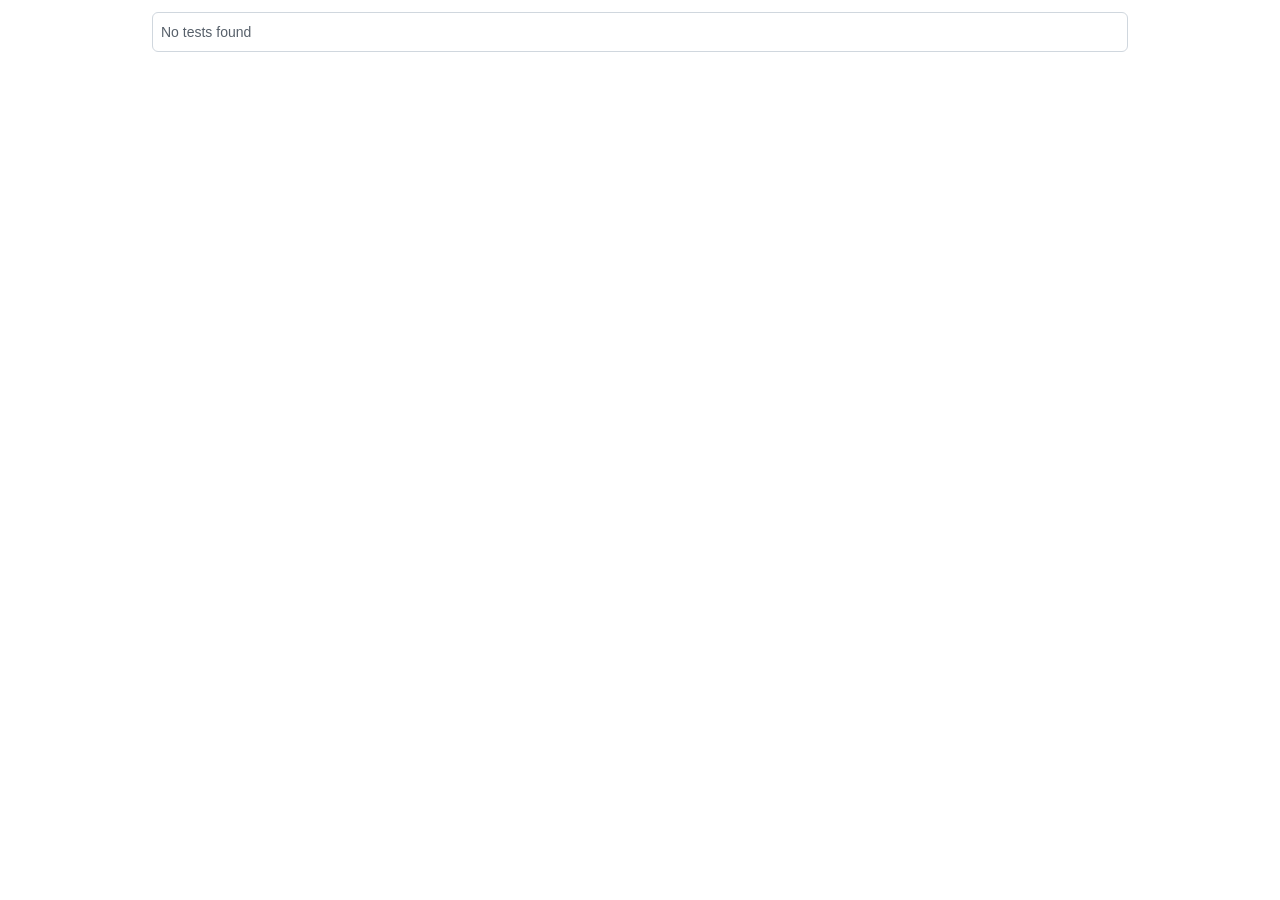
<file: node_modules/playwright-core/lib/vite/htmlReport/index.html>
<!DOCTYPE html>
<html style='scrollbar-gutter: stable both-edges;'>
  <head>
    <meta charset='UTF-8'>
    <meta name='color-scheme' content='dark light'>
    <meta name='viewport' content='width=device-width, initial-scale=1.0'>
    <title>Playwright Test Report</title>
    <script type="module" crossorigin src="./report.js"></script>
    <link rel="stylesheet" crossorigin href="./report.css">
  </head>
  <body>
    <div id='root'></div>
  </body>
</html>
</file>
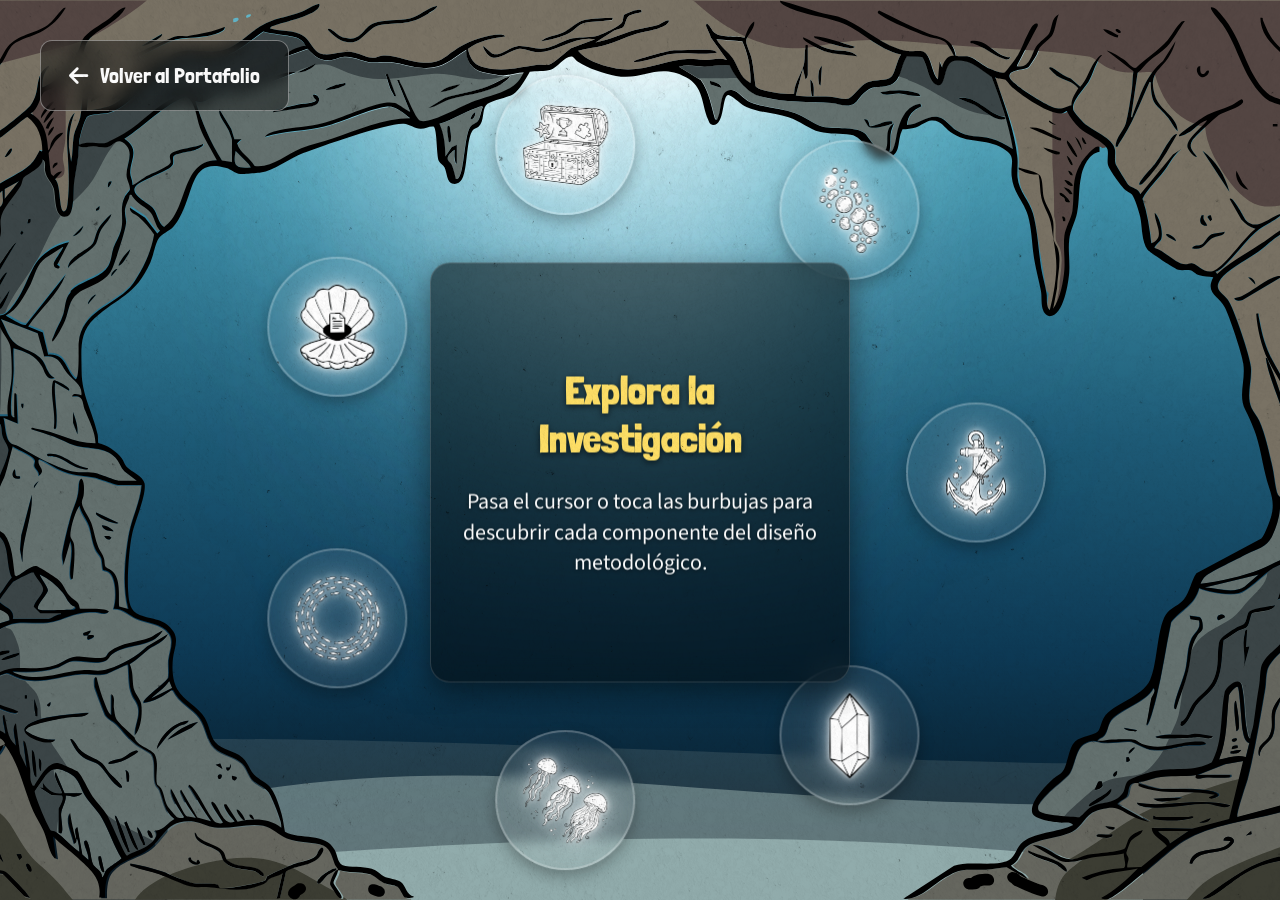
<file: infografia.html>
<!DOCTYPE html>
<html lang="es">

<head>
    <meta charset="UTF-8">
    <meta name="viewport" content="width=device-width, initial-scale=1.0">
    <title>Infografía | Portafolio Digital</title>
    <link rel="stylesheet" href="styles.css">
    <link rel="stylesheet" href="infografia.css">
    <link rel="stylesheet" href="svg-color-hover.css">
    <link rel="stylesheet" href="https://cdnjs.cloudflare.com/ajax/libs/font-awesome/6.4.0/css/all.min.css">
    <link rel="icon" href="assets/logo-unicaragena.svg" type="image/svg+xml">
</head>

<body>

    <!-- Underwater background layer -->
    <div class="info-bg-gradient"></div>

    <!-- Sunlight beams & rising bubbles (visible through cave opening) -->
    <div class="info-water-fx" aria-hidden="true">
        <div class="info-light-cone"></div>
        <div class="info-surface-waves">
            <svg class="info-surface-waves__svg" viewBox="0 0 800 140" preserveAspectRatio="none" aria-hidden="true">
                <defs>
                    <linearGradient id="infoWaveFill" x1="0" y1="0" x2="0" y2="1">
                        <stop offset="0%" stop-color="rgba(235, 250, 255, 0.72)" />
                        <stop offset="45%" stop-color="rgba(190, 230, 242, 0.28)" />
                        <stop offset="100%" stop-color="rgba(140, 200, 220, 0)" />
                    </linearGradient>
                    <linearGradient id="infoWaveStroke" x1="0" y1="0" x2="0" y2="1">
                        <stop offset="0%" stop-color="rgba(255, 255, 255, 0.55)" />
                        <stop offset="100%" stop-color="rgba(255, 255, 255, 0)" />
                    </linearGradient>
                </defs>
                <path class="info-surface-waves__band info-surface-waves__band--1"
                    d="M0,52 C120,34 220,68 340,46 C460,24 580,58 700,42 C740,38 770,44 800,48 L800,140 L0,140 Z"
                    fill="url(#infoWaveFill)" />
                <path class="info-surface-waves__band info-surface-waves__band--2"
                    d="M0,64 C90,78 210,52 330,70 C450,88 570,56 690,74 C735,80 770,66 800,72 L800,140 L0,140 Z"
                    fill="url(#infoWaveFill)" opacity="0.45" />
                <path class="info-surface-waves__ripple info-surface-waves__ripple--1"
                    d="M0,38 C140,22 260,54 400,32 C540,10 660,46 800,28" fill="none"
                    stroke="url(#infoWaveStroke)" stroke-width="5" />
                <path class="info-surface-waves__ripple info-surface-waves__ripple--2"
                    d="M0,48 C110,62 250,36 390,56 C530,76 650,40 800,58" fill="none"
                    stroke="url(#infoWaveStroke)" stroke-width="4" opacity="0.7" />
                <path class="info-surface-waves__ripple info-surface-waves__ripple--3"
                    d="M0,58 C160,44 300,72 480,50 C620,34 720,64 800,52" fill="none"
                    stroke="url(#infoWaveStroke)" stroke-width="3" opacity="0.45" />
            </svg>
        </div>
        <div class="info-sunbeams">
            <div class="info-sunbeam info-sunbeam--1"></div>
            <div class="info-sunbeam info-sunbeam--2"></div>
            <div class="info-sunbeam info-sunbeam--3"></div>
            <div class="info-sunbeam info-sunbeam--4"></div>
            <div class="info-sunbeam info-sunbeam--5"></div>
            <div class="info-sunbeam info-sunbeam--6"></div>
        </div>
        <div class="info-particles"></div>
        <div class="info-rise-bubbles">
            <span class="info-rise-bubble" style="--x:12%;--size:6px;--dur:14s;--delay:0s;--drift:18px;--opacity:0.45"></span>
            <span class="info-rise-bubble" style="--x:22%;--size:10px;--dur:18s;--delay:2s;--drift:-12px;--opacity:0.35"></span>
            <span class="info-rise-bubble" style="--x:31%;--size:5px;--dur:11s;--delay:4s;--drift:8px;--opacity:0.5"></span>
            <span class="info-rise-bubble" style="--x:38%;--size:14px;--dur:22s;--delay:1s;--drift:-22px;--opacity:0.3"></span>
            <span class="info-rise-bubble" style="--x:46%;--size:7px;--dur:13s;--delay:6s;--drift:14px;--opacity:0.4"></span>
            <span class="info-rise-bubble" style="--x:54%;--size:9px;--dur:16s;--delay:3s;--drift:-16px;--opacity:0.38"></span>
            <span class="info-rise-bubble" style="--x:62%;--size:5px;--dur:10s;--delay:7s;--drift:10px;--opacity:0.48"></span>
            <span class="info-rise-bubble" style="--x:68%;--size:12px;--dur:20s;--delay:0.5s;--drift:-8px;--opacity:0.32"></span>
            <span class="info-rise-bubble" style="--x:74%;--size:6px;--dur:12s;--delay:5s;--drift:20px;--opacity:0.42"></span>
            <span class="info-rise-bubble" style="--x:81%;--size:8px;--dur:15s;--delay:8s;--drift:-14px;--opacity:0.36"></span>
            <span class="info-rise-bubble" style="--x:88%;--size:4px;--dur:9s;--delay:2.5s;--drift:6px;--opacity:0.55"></span>
            <span class="info-rise-bubble" style="--x:42%;--size:11px;--dur:19s;--delay:9s;--drift:-24px;--opacity:0.28"></span>
            <span class="info-rise-bubble" style="--x:58%;--size:7px;--dur:17s;--delay:11s;--drift:16px;--opacity:0.4"></span>
            <span class="info-rise-bubble" style="--x:28%;--size:9px;--dur:21s;--delay:6.5s;--drift:-10px;--opacity:0.33"></span>
            <span class="info-rise-bubble" style="--x:92%;--size:6px;--dur:13s;--delay:4.5s;--drift:12px;--opacity:0.44"></span>
        </div>
    </div>

    <!-- Full-viewport cave frame -->
    <img src="assets/infographic/underwater-cave-frame.svg" class="cave-frame" alt="Cuevas Submarinas"
        aria-hidden="true" />

    <!-- Navigation -->
    <a href="index.html#disenando" class="back-btn"><i class="fa-solid fa-arrow-left"></i> Volver al Portafolio</a>

    <!-- Main visualizer area -->
    <main class="infographic-container">
        <div class="info-stage">

        <!-- Central text display -->
        <div class="content-display" aria-live="polite">
            <h1 id="info-title">Explora la Investigación</h1>
            <p id="info-desc">Pasa el cursor o toca las burbujas para descubrir cada componente del diseño
                metodológico.</p>
        </div>

        <!-- Orbit System (clockwise rotation) -->
        <div class="orbit-system">

            <!-- Anchor -->
            <div class="orbit-arm" style="--angle: 0deg;">
                <div class="counter-spin">
                    <div class="counter-angle" style="transform: rotate(0deg)">
                        <button class="info-item" data-id="anchor" aria-label="El Ancla">
                            <img src="assets/design-tab-buttons/anchor.svg" alt="" />
                        </button>
                    </div>
                </div>
            </div>

            <!-- Prism -->
            <div class="orbit-arm" style="--angle: 51.428deg;">
                <div class="counter-spin">
                    <div class="counter-angle" style="transform: rotate(-51.428deg)">
                        <button class="info-item" data-id="prism" aria-label="Prisma de Cristal">
                            <img src="assets/infographic/prism.svg" alt="" />
                        </button>
                    </div>
                </div>
            </div>

            <!-- Jellyfish -->
            <div class="orbit-arm" style="--angle: 102.857deg;">
                <div class="counter-spin">
                    <div class="counter-angle" style="transform: rotate(-102.857deg)">
                        <button class="info-item" data-id="jellyfish" aria-label="Medusas">
                            <img src="assets/infographic/jellyfish.svg" alt="" />
                        </button>
                    </div>
                </div>
            </div>

            <!-- School of fish -->
            <div class="orbit-arm" style="--angle: 154.285deg;">
                <div class="counter-spin">
                    <div class="counter-angle" style="transform: rotate(-154.285deg)">
                        <button class="info-item" data-id="school" aria-label="Cardumen de Peces">
                            <img src="assets/infographic/fish-school.svg" alt="" />
                        </button>
                    </div>
                </div>
            </div>

            <!-- Seashell -->
            <div class="orbit-arm" style="--angle: 205.714deg;">
                <div class="counter-spin">
                    <div class="counter-angle" style="transform: rotate(-205.714deg)">
                        <button class="info-item" data-id="seashell" aria-label="La Concha Marina">
                            <img src="assets/infographic/seashell.svg" alt="" />
                        </button>
                    </div>
                </div>
            </div>

            <!-- Treasure Chest -->
            <div class="orbit-arm" style="--angle: 257.142deg;">
                <div class="counter-spin">
                    <div class="counter-angle" style="transform: rotate(-257.142deg)">
                        <button class="info-item" data-id="chest" aria-label="Cofre del Tesoro">
                            <img src="assets/infographic/treasure-chest.svg" alt="" />
                        </button>
                    </div>
                </div>
            </div>

            <!-- Bubbles -->
            <div class="orbit-arm" style="--angle: 308.571deg;">
                <div class="counter-spin">
                    <div class="counter-angle" style="transform: rotate(-308.571deg)">
                        <button class="info-item" data-id="bubbles" aria-label="Burbujas">
                            <img src="assets/infographic/bubbles.svg" alt="" />
                        </button>
                    </div>
                </div>
            </div>

        </div>
        </div>
    </main>

    <script src="svg-color-hover.js"></script>
    <script src="infografia.js"></script>
</body>

</html>
</file>
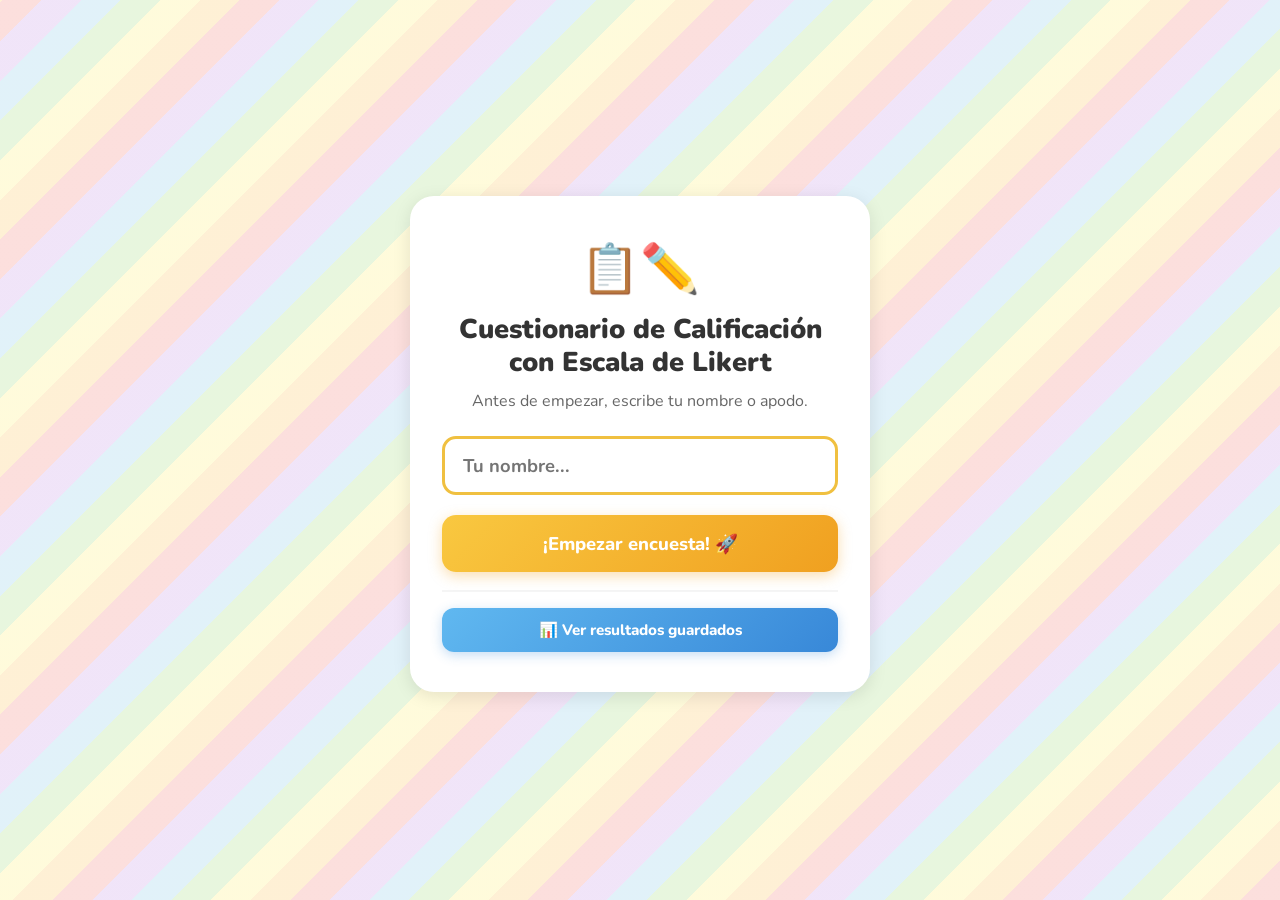
<file: likert_survey.html>
<!DOCTYPE html>
<html lang="es">
<head>
<meta charset="UTF-8">
<meta name="viewport" content="width=device-width, initial-scale=1.0, user-scalable=no">
<title>Cuestionario de Calificación con Escala de Likert</title>
<link href="https://fonts.googleapis.com/css2?family=Nunito:wght@400;600;700;800;900&display=swap" rel="stylesheet">
<style>
  *, *::before, *::after { box-sizing: border-box; margin: 0; padding: 0; }

  :root {
    --red:    #e8303a;
    --orange-red: #e85c20;
    --orange: #e8922a;
    --yellow: #d4b800;
    --green:  #3aac3a;
    --bg: #fefdf8;
    --card-bg: #ffffff;
    --radius: 18px;
    --shadow: 0 4px 18px rgba(0,0,0,0.10);
  }

  html, body {
    min-height: 100%;
    font-family: 'Nunito', sans-serif;
    background: var(--bg);
    -webkit-tap-highlight-color: transparent;
    touch-action: manipulation;
  }

  /* ── Diagonal stripe background ── */
  .bg-stripes {
    position: fixed; inset: 0; z-index: 0;
    background: repeating-linear-gradient(
      -45deg,
      #f9c6c6 0px, #f9c6c6 28px,
      #fde5b8 28px, #fde5b8 56px,
      #fef9c3 56px, #fef9c3 84px,
      #d4f0c8 84px, #d4f0c8 112px,
      #c8e8f9 112px, #c8e8f9 140px,
      #e4d0f8 140px, #e4d0f8 168px
    );
    opacity: 0.55;
  }

  /* ── Screens ── */
  #screen-name, #screen-survey, #screen-results {
    position: relative; z-index: 1;
    min-height: 100vh;
    display: none;
    flex-direction: column;
    align-items: center;
    padding: 28px 16px 40px;
  }
  .active { display: flex !important; }

  /* ── Name screen ── */
  #screen-name { justify-content: center; gap: 24px; }
  .name-card {
    background: white;
    border-radius: 24px;
    padding: 40px 32px;
    box-shadow: var(--shadow);
    text-align: center;
    max-width: 460px;
    width: 100%;
  }
  .name-card h1 {
    font-size: 1.7rem;
    font-weight: 900;
    color: #333;
    line-height: 1.2;
    margin-bottom: 8px;
  }
  .name-card p { color: #666; font-size: 1rem; margin-bottom: 24px; }
  .name-input {
    width: 100%;
    font-family: 'Nunito', sans-serif;
    font-size: 1.15rem;
    font-weight: 700;
    border: 3px solid #e0e0e0;
    border-radius: 14px;
    padding: 14px 18px;
    outline: none;
    transition: border-color .2s;
    color: #333;
    margin-bottom: 20px;
  }
  .name-input:focus { border-color: #f0c040; }
  .btn-start {
    width: 100%;
    font-family: 'Nunito', sans-serif;
    font-size: 1.15rem;
    font-weight: 800;
    background: linear-gradient(135deg, #f9c840, #f0a020);
    color: white;
    border: none;
    border-radius: 14px;
    padding: 16px;
    cursor: pointer;
    box-shadow: 0 4px 14px rgba(240,160,32,.35);
    transition: transform .12s, box-shadow .12s;
  }
  .btn-start:active { transform: scale(0.97); box-shadow: 0 2px 6px rgba(240,160,32,.3); }

  /* ── Survey screen ── */
  #screen-survey { gap: 0; max-width: 900px; margin: 0 auto; width: 100%; }

  .survey-header {
    background: white;
    border-radius: 24px;
    padding: 24px 28px 20px;
    box-shadow: var(--shadow);
    text-align: center;
    width: 100%;
    margin-bottom: 18px;
  }
  .survey-header h1 {
    font-size: clamp(1.3rem, 4vw, 2rem);
    font-weight: 900;
    color: #222;
    line-height: 1.2;
    margin-bottom: 6px;
  }
  .survey-header p {
    font-size: clamp(0.85rem, 2.5vw, 1rem);
    color: #555;
    max-width: 580px;
    margin: 0 auto 14px;
    line-height: 1.5;
  }

  /* Legend */
  .legend {
    display: flex;
    flex-wrap: wrap;
    justify-content: center;
    gap: 6px 12px;
    font-size: 0.88rem;
    font-weight: 700;
    color: #444;
  }
  .legend-item { display: flex; align-items: center; gap: 5px; }
  .legend-emoji { font-size: 1.3rem; }

  /* Student badge */
  .student-badge {
    background: linear-gradient(135deg, #f9c840, #f0a020);
    color: white;
    font-weight: 800;
    font-size: 0.95rem;
    border-radius: 30px;
    padding: 6px 18px;
    margin-bottom: 18px;
    box-shadow: 0 2px 10px rgba(240,160,32,.3);
    align-self: flex-start;
  }

  /* Questions grid */
  .questions-grid {
    width: 100%;
    display: grid;
    grid-template-columns: 1fr 1fr;
    gap: 14px;
    margin-bottom: 20px;
  }
  @media (max-width: 600px) {
    .questions-grid { grid-template-columns: 1fr; }
  }

  /* Section header */
  .section-header {
    grid-column: 1 / -1;
    background: linear-gradient(135deg, #f9c840, #f0a020);
    color: white;
    font-weight: 900;
    font-size: 1.05rem;
    border-radius: 12px;
    padding: 10px 18px;
    text-align: center;
    margin-top: 6px;
    box-shadow: 0 2px 10px rgba(240,160,32,.25);
  }
  .section-header.green {
    background: linear-gradient(135deg, #50c878, #2e9e50);
    box-shadow: 0 2px 10px rgba(50,180,80,.25);
  }
  .section-header.blue {
    background: linear-gradient(135deg, #60b8f0, #3888d8);
    box-shadow: 0 2px 10px rgba(60,140,220,.25);
  }

  /* Question card */
  .q-card {
    background: white;
    border-radius: var(--radius);
    padding: 18px 16px 16px;
    box-shadow: var(--shadow);
    display: flex;
    flex-direction: column;
    align-items: center;
    gap: 14px;
    transition: box-shadow .2s;
  }
  .q-card.answered { box-shadow: 0 4px 18px rgba(80,200,120,.25); }
  .q-text {
    font-size: clamp(0.82rem, 2.2vw, 0.95rem);
    font-weight: 700;
    color: #333;
    text-align: center;
    line-height: 1.45;
  }

  /* Likert row */
  .likert-row {
    display: flex;
    justify-content: center;
    gap: 10px;
    flex-wrap: wrap;
  }
  .face-btn {
    width: 54px; height: 54px;
    border-radius: 50%;
    border: 3px solid transparent;
    cursor: pointer;
    background: none;
    padding: 0;
    transition: transform .15s, border-color .15s, box-shadow .15s;
    position: relative;
    -webkit-tap-highlight-color: transparent;
    touch-action: manipulation;
  }
  .face-btn svg { width: 100%; height: 100%; display: block; }
  .face-btn:active { transform: scale(0.92); }
  .face-btn.selected {
    border-color: #333;
    box-shadow: 0 0 0 4px rgba(0,0,0,0.12);
    transform: scale(1.15);
  }
  @media (max-width: 480px) {
    .face-btn { width: 46px; height: 46px; }
    .likert-row { gap: 7px; }
  }

  /* Submit */
  .btn-submit {
    font-family: 'Nunito', sans-serif;
    font-size: 1.15rem;
    font-weight: 800;
    background: linear-gradient(135deg, #50c878, #2e9e50);
    color: white;
    border: none;
    border-radius: 14px;
    padding: 16px 40px;
    cursor: pointer;
    box-shadow: 0 4px 14px rgba(50,180,80,.35);
    transition: transform .12s, box-shadow .12s, opacity .2s;
    width: 100%;
    max-width: 400px;
    margin-top: 6px;
  }
  .btn-submit:active { transform: scale(0.97); }
  .btn-submit:disabled { opacity: 0.45; cursor: not-allowed; }

  .progress-bar-wrap {
    width: 100%; max-width: 500px;
    background: rgba(0,0,0,0.08);
    border-radius: 30px;
    height: 8px;
    margin-bottom: 6px;
    overflow: hidden;
  }
  .progress-bar-fill {
    height: 100%;
    background: linear-gradient(90deg, #f9c840, #f0a020);
    border-radius: 30px;
    transition: width .4s ease;
  }
  .progress-label { font-size: 0.82rem; font-weight: 700; color: #888; margin-bottom: 14px; }

  /* Toast */
  .toast {
    position: fixed; bottom: 28px; left: 50%; transform: translateX(-50%) translateY(80px);
    background: #222; color: white; font-weight: 700; font-size: 1rem;
    border-radius: 30px; padding: 12px 28px;
    box-shadow: 0 4px 20px rgba(0,0,0,0.25);
    transition: transform .35s cubic-bezier(.34,1.56,.64,1);
    z-index: 999; white-space: nowrap;
  }
  .toast.show { transform: translateX(-50%) translateY(0); }

  /* ── Results screen ── */
  #screen-results { gap: 20px; max-width: 900px; margin: 0 auto; width: 100%; }
  .results-header {
    background: white; border-radius: 24px; padding: 24px 28px;
    text-align: center; box-shadow: var(--shadow); width: 100%;
  }
  .results-header h1 { font-size: 1.7rem; font-weight: 900; color: #222; margin-bottom: 6px; }
  .results-header p { color: #666; }

  .results-controls {
    display: flex; gap: 12px; flex-wrap: wrap; justify-content: center; width: 100%;
  }
  .btn-action {
    font-family: 'Nunito', sans-serif;
    font-size: 0.95rem; font-weight: 800;
    border: none; border-radius: 12px;
    padding: 12px 22px; cursor: pointer;
    transition: transform .12s;
  }
  .btn-action:active { transform: scale(0.96); }
  .btn-action.gold { background: linear-gradient(135deg,#f9c840,#f0a020); color: white; box-shadow: 0 3px 12px rgba(240,160,32,.3); }
  .btn-action.blue { background: linear-gradient(135deg,#60b8f0,#3888d8); color: white; box-shadow: 0 3px 12px rgba(60,140,220,.3); }
  .btn-action.green { background: linear-gradient(135deg,#50c878,#2e9e50); color: white; box-shadow: 0 3px 12px rgba(50,180,80,.3); }
  .btn-action.red { background: linear-gradient(135deg,#f06060,#d03030); color: white; box-shadow: 0 3px 12px rgba(200,50,50,.3); }

  .results-table-wrap {
    width: 100%; overflow-x: auto;
    background: white; border-radius: var(--radius); box-shadow: var(--shadow);
  }
  table { width: 100%; border-collapse: collapse; font-size: 0.88rem; }
  th { background: #f9f3e0; font-weight: 800; color: #555; padding: 10px 14px; text-align: center; border-bottom: 2px solid #eee; white-space: nowrap; }
  th:first-child { text-align: left; }
  td { padding: 9px 14px; text-align: center; border-bottom: 1px solid #f0f0f0; color: #444; }
  td:first-child { text-align: left; font-weight: 700; color: #222; }
  tr:last-child td { border-bottom: none; }
  tr:nth-child(even) td { background: #fafafa; }

  .no-data { text-align: center; padding: 40px; color: #aaa; font-weight: 700; font-size: 1rem; }

  /* Summary averages */
  .avg-grid {
    display: grid;
    grid-template-columns: repeat(auto-fill, minmax(200px, 1fr));
    gap: 12px;
    width: 100%;
  }
  .avg-card {
    background: white; border-radius: var(--radius); padding: 16px;
    box-shadow: var(--shadow); text-align: center;
  }
  .avg-card .q-num { font-size: 0.78rem; color: #aaa; font-weight: 700; margin-bottom: 4px; }
  .avg-card .q-short { font-size: 0.82rem; color: #555; font-weight: 700; line-height: 1.3; margin-bottom: 10px; }
  .avg-bar-wrap { background: #f0f0f0; border-radius: 30px; height: 10px; overflow: hidden; margin-bottom: 6px; }
  .avg-bar { height: 100%; border-radius: 30px; transition: width .6s ease; }
  .avg-val { font-size: 1.2rem; font-weight: 900; }

  .section-label {
    grid-column: 1 / -1;
    font-weight: 900; font-size: 0.95rem;
    color: #888; padding: 4px 0;
    text-transform: uppercase; letter-spacing: .04em;
  }

  /* ── Thank you overlay ── */
  .thankyou-overlay {
    position: fixed; inset: 0; z-index: 100;
    display: none; align-items: center; justify-content: center;
    background: rgba(0,0,0,0.4); backdrop-filter: blur(4px);
  }
  .thankyou-overlay.show { display: flex; }
  .thankyou-box {
    background: white; border-radius: 28px;
    padding: 44px 36px; text-align: center;
    box-shadow: 0 12px 50px rgba(0,0,0,0.2);
    max-width: 360px; width: 90%;
    animation: popIn .4s cubic-bezier(.34,1.56,.64,1);
  }
  @keyframes popIn {
    from { transform: scale(0.7); opacity: 0; }
    to   { transform: scale(1);   opacity: 1; }
  }
  .thankyou-box .stars { font-size: 2.5rem; margin-bottom: 12px; }
  .thankyou-box h2 { font-size: 1.5rem; font-weight: 900; color: #222; margin-bottom: 8px; }
  .thankyou-box p { color: #666; font-size: 1rem; margin-bottom: 24px; }
  .btn-next {
    font-family: 'Nunito', sans-serif;
    font-size: 1.05rem; font-weight: 800;
    background: linear-gradient(135deg, #f9c840, #f0a020);
    color: white; border: none; border-radius: 14px;
    padding: 14px 32px; cursor: pointer;
    box-shadow: 0 4px 14px rgba(240,160,32,.35);
    width: 100%;
  }

  /* Footer banner */
  .footer-banner {
    background: linear-gradient(90deg, #f9c840, #f0a020);
    color: white; font-weight: 900;
    font-size: clamp(0.9rem, 2.5vw, 1.05rem);
    border-radius: 14px;
    padding: 14px 28px;
    text-align: center;
    width: 100%;
    box-shadow: 0 3px 12px rgba(240,160,32,.3);
  }
</style>
</head>
<body>
<div class="bg-stripes"></div>
<div class="toast" id="toast"></div>

<!-- ══════════════════ NAME SCREEN ══════════════════ -->
<div id="screen-name" class="active">
  <div class="name-card">
    <div style="font-size:3rem;margin-bottom:12px">📋✏️</div>
    <h1>Cuestionario de Calificación<br>con Escala de Likert</h1>
    <p style="margin-top:10px">Antes de empezar, escribe tu nombre o apodo.</p>
    <input class="name-input" id="student-name-input" type="text" placeholder="Tu nombre..." maxlength="50" autocomplete="off">
    <button class="btn-start" id="btn-go">¡Empezar encuesta! 🚀</button>
    <div style="margin-top:18px; border-top:2px solid #f5f5f5; padding-top:16px;">
      <button class="btn-action blue" id="btn-view-results" style="width:100%">📊 Ver resultados guardados</button>
    </div>
  </div>
</div>

<!-- ══════════════════ SURVEY SCREEN ══════════════════ -->
<div id="screen-survey">
  <div class="survey-header">
    <h1>Cuestionario de Calificación con Escala de Likert</h1>
    <p>Mira cada frase y elige la cara que mejor se adapte a lo que piensas. Si te gusta mucho, elige la cara superfeliz; si no te gusta nada, elige la cara triste.</p>
    <div class="legend">
      <div class="legend-item"><span class="legend-emoji">😡</span> No me gusta nada</div>
      <div class="legend-item">·</div>
      <div class="legend-item"><span class="legend-emoji">😕</span> Un poco</div>
      <div class="legend-item">·</div>
      <div class="legend-item"><span class="legend-emoji">👍</span> Regular</div>
      <div class="legend-item">·</div>
      <div class="legend-item"><span class="legend-emoji">🙂</span> Me gusta</div>
      <div class="legend-item">·</div>
      <div class="legend-item"><span class="legend-emoji">😄</span> ¡Me encanta!</div>
    </div>
  </div>

  <div class="student-badge" id="student-badge">👤 Estudiante</div>

  <div class="progress-bar-wrap">
    <div class="progress-bar-fill" id="progress-fill" style="width:0%"></div>
  </div>
  <div class="progress-label" id="progress-label">0 de 10 respondidas</div>

  <div class="questions-grid" id="questions-grid">
    <!-- Injected by JS -->
  </div>

  <button class="btn-submit" id="btn-submit" disabled>Enviar respuestas ✅</button>

  <div class="footer-banner" style="margin-top:18px">
    ✨ ¡Gracias por compartir tus pensamientos!
  </div>
</div>

<!-- ══════════════════ RESULTS SCREEN ══════════════════ -->
<div id="screen-results">
  <div class="results-header">
    <h1>📊 Resultados compilados</h1>
    <p id="results-count">0 estudiantes han completado la encuesta</p>
  </div>
  <div class="results-controls">
    <button class="btn-action gold" id="btn-new-survey">➕ Nueva encuesta</button>
    <button class="btn-action blue" id="btn-export-csv">⬇️ Exportar CSV</button>
    <button class="btn-action green" id="btn-export-json">⬇️ Exportar JSON</button>
    <button class="btn-action red" id="btn-clear-data">🗑️ Borrar todo</button>
  </div>

  <div style="font-weight:900;font-size:1.1rem;color:#444;align-self:flex-start;padding-left:4px">Promedios por pregunta</div>
  <div class="avg-grid" id="avg-grid"></div>

  <div style="font-weight:900;font-size:1.1rem;color:#444;align-self:flex-start;padding-left:4px">Respuestas individuales</div>
  <div class="results-table-wrap">
    <table id="results-table">
      <thead id="table-head"></thead>
      <tbody id="table-body"></tbody>
    </table>
  </div>
</div>

<!-- Thank you overlay -->
<div class="thankyou-overlay" id="thankyou-overlay">
  <div class="thankyou-box">
    <div class="stars">🌟🌟🌟</div>
    <h2>¡Genial, <span id="ty-name"></span>!</h2>
    <p>Tus respuestas han sido guardadas. ¡Gracias por participar!</p>
    <button class="btn-next" id="btn-next-student">👤 Siguiente estudiante</button>
  </div>
</div>

<script>
// ── Face SVGs ──────────────────────────────────────────────
const FACE_COLORS = ['#e8303a','#e85c20','#e8922a','#d4b800','#3aac3a'];
const FACE_LABELS = ['No me gusta nada','Un poco','Regular','Me gusta','¡Me encanta!'];

function makeFaceSVG(score) {
  // score 1-5
  const c = FACE_COLORS[score-1];
  // Eyes: all angry/sad have specific shapes
  const eyeShapes = {
    1: `<!-- angry eyebrows -->
        <line x1="14" y1="14" x2="22" y2="18" stroke="white" stroke-width="2.5" stroke-linecap="round"/>
        <line x1="38" y1="14" x2="30" y2="18" stroke="white" stroke-width="2.5" stroke-linecap="round"/>
        <circle cx="18" cy="21" r="3" fill="white"/>
        <circle cx="34" cy="21" r="3" fill="white"/>`,
    2: `<circle cx="18" cy="20" r="3" fill="white"/>
        <circle cx="34" cy="20" r="3" fill="white"/>`,
    3: `<!-- neutral: lines -->
        <rect x="14" y="19" width="8" height="3" rx="1.5" fill="white"/>
        <rect x="30" y="19" width="8" height="3" rx="1.5" fill="white"/>`,
    4: `<circle cx="18" cy="20" r="3" fill="white"/>
        <circle cx="34" cy="20" r="3" fill="white"/>`,
    5: `<!-- big happy eyes -->
        <path d="M14 22 Q18 16 22 22" fill="white"/>
        <path d="M30 22 Q34 16 38 22" fill="white"/>`
  };
  const mouthShapes = {
    1: `<path d="M15 35 Q26 28 37 35" fill="none" stroke="white" stroke-width="2.5" stroke-linecap="round"/>`,
    2: `<path d="M16 34 Q26 30 36 34" fill="none" stroke="white" stroke-width="2.5" stroke-linecap="round"/>`,
    3: `<line x1="16" y1="33" x2="36" y2="33" stroke="white" stroke-width="2.5" stroke-linecap="round"/>`,
    4: `<path d="M16 31 Q26 38 36 31" fill="none" stroke="white" stroke-width="2.5" stroke-linecap="round"/>`,
    5: `<path d="M13 30 Q26 42 39 30" fill="white" opacity="0.9"/>`
  };
  // score 5: big grin with teeth
  const extra5 = score === 5
    ? `<path d="M13 30 Q26 42 39 30" fill="white" opacity="0.15"/>
       <path d="M13 30 Q26 42 39 30 Q26 36 13 30" fill="white"/>` : '';

  return `<svg viewBox="0 0 52 52" xmlns="http://www.w3.org/2000/svg">
    <circle cx="26" cy="26" r="25" fill="${c}"/>
    ${eyeShapes[score]}
    ${mouthShapes[score]}
  </svg>`;
}

// ── Survey data ────────────────────────────────────────────
const QUESTIONS = [
  { section: 'Mis juegos en la pantalla', sectionClass: '' },
  { id:'q1', text:'Cuando toco algo en el juego, la respuesta aparece superrápido.' },
  { id:'q2', text:'Puedo jugar y pasar de un desafío a otro yo solo, sin pedir ayuda.' },
  { id:'q3', text:'Los sonidos, imágenes y colores me ayudan a entender mejor de qué trata el juego.' },
  { id:'q4', text:'Entiendo muy bien lo que tengo que hacer para ganar y aprender.' },
  { section: '¿Es fácil de jugar?', sectionClass: 'green' },
  { id:'q5', text:'Entiendo rápidamente cómo jugar; no es difícil encontrar dónde tocar.' },
  { id:'q6', text:'El juego carga rápido y no se congela mientras estoy en clase.' },
  { section: '¿Cuánto me gusta?', sectionClass: 'blue' },
  { id:'q7', text:'Ganar puntos, pasar de nivel y ver el reloj me da muchas ganas de terminar el juego.' },
  { id:'q8', text:'Disfruto mucho participar y usar la computadora o tableta para estas clases.' },
  { id:'q9', text:'Si cometo un error, el juego me lo dice de inmediato y me da ganas de intentarlo de nuevo hasta lograrlo.' },
  { section: '¿Qué aprendí hoy?', sectionClass: '' },
  { id:'q10', text:'Siento que ahora entiendo mejor las palabras y cómo hablar inglés mejor gracias a estos juegos.' },
];

const Q_ITEMS = QUESTIONS.filter(q => q.id);
const TOTAL_Q = Q_ITEMS.length;

// ── State ──────────────────────────────────────────────────
let currentAnswers = {};
let studentName = '';
const STORAGE_KEY = 'likert_results_v1';

function loadResults() {
  try { return JSON.parse(localStorage.getItem(STORAGE_KEY) || '[]'); }
  catch { return []; }
}
function saveResults(arr) {
  localStorage.setItem(STORAGE_KEY, JSON.stringify(arr));
}

// ── Build survey ───────────────────────────────────────────
function buildSurvey() {
  const grid = document.getElementById('questions-grid');
  grid.innerHTML = '';
  currentAnswers = {};

  QUESTIONS.forEach(item => {
    if (item.section) {
      const sh = document.createElement('div');
      sh.className = 'section-header' + (item.sectionClass ? ' ' + item.sectionClass : '');
      sh.textContent = item.section;
      grid.appendChild(sh);
      return;
    }
    const card = document.createElement('div');
    card.className = 'q-card';
    card.id = 'card-' + item.id;

    const qText = document.createElement('div');
    qText.className = 'q-text';
    qText.textContent = item.text;

    const row = document.createElement('div');
    row.className = 'likert-row';

    for (let v = 1; v <= 5; v++) {
      const btn = document.createElement('button');
      btn.className = 'face-btn';
      btn.setAttribute('aria-label', FACE_LABELS[v-1]);
      btn.setAttribute('data-q', item.id);
      btn.setAttribute('data-v', v);
      btn.innerHTML = makeFaceSVG(v);
      btn.addEventListener('click', handleFaceClick);
      btn.addEventListener('touchstart', () => {}, { passive: true }); // improve touch responsiveness
      row.appendChild(btn);
    }

    card.appendChild(qText);
    card.appendChild(row);
    grid.appendChild(card);
  });

  updateProgress();
  document.getElementById('btn-submit').disabled = true;
}

function handleFaceClick(e) {
  const btn = e.currentTarget;
  const qId = btn.getAttribute('data-q');
  const val = parseInt(btn.getAttribute('data-v'));

  currentAnswers[qId] = val;

  // Update selected state
  document.querySelectorAll(`[data-q="${qId}"]`).forEach(b => b.classList.remove('selected'));
  btn.classList.add('selected');

  // Mark card answered
  const card = document.getElementById('card-' + qId);
  if (card) card.classList.add('answered');

  updateProgress();
}

function updateProgress() {
  const answered = Object.keys(currentAnswers).length;
  const pct = (answered / TOTAL_Q) * 100;
  document.getElementById('progress-fill').style.width = pct + '%';
  document.getElementById('progress-label').textContent = `${answered} de ${TOTAL_Q} respondidas`;
  document.getElementById('btn-submit').disabled = answered < TOTAL_Q;
}

// ── Submit ─────────────────────────────────────────────────
document.getElementById('btn-submit').addEventListener('click', () => {
  const results = loadResults();
  const entry = {
    name: studentName,
    timestamp: new Date().toLocaleString('es-CO'),
    answers: { ...currentAnswers }
  };
  results.push(entry);
  saveResults(results);

  document.getElementById('ty-name').textContent = studentName;
  document.getElementById('thankyou-overlay').classList.add('show');
});

document.getElementById('btn-next-student').addEventListener('click', () => {
  document.getElementById('thankyou-overlay').classList.remove('show');
  showScreen('name');
  document.getElementById('student-name-input').value = '';
  document.getElementById('student-name-input').focus();
});

// ── Navigation ─────────────────────────────────────────────
function showScreen(name) {
  ['name','survey','results'].forEach(s =>
    document.getElementById('screen-' + s).classList.remove('active')
  );
  document.getElementById('screen-' + name).classList.add('active');
  window.scrollTo(0, 0);
}

document.getElementById('btn-go').addEventListener('click', () => {
  const name = document.getElementById('student-name-input').value.trim();
  if (!name) { showToast('✏️ Por favor escribe tu nombre'); return; }
  studentName = name;
  document.getElementById('student-badge').textContent = '👤 ' + name;
  buildSurvey();
  showScreen('survey');
});

document.getElementById('student-name-input').addEventListener('keydown', e => {
  if (e.key === 'Enter') document.getElementById('btn-go').click();
});

document.getElementById('btn-view-results').addEventListener('click', () => {
  renderResults();
  showScreen('results');
});

document.getElementById('btn-new-survey').addEventListener('click', () => {
  showScreen('name');
  document.getElementById('student-name-input').value = '';
});

// ── Results ────────────────────────────────────────────────
function renderResults() {
  const results = loadResults();
  document.getElementById('results-count').textContent =
    `${results.length} estudiante${results.length !== 1 ? 's han' : ' ha'} completado la encuesta`;

  // Averages
  const avgGrid = document.getElementById('avg-grid');
  avgGrid.innerHTML = '';

  if (results.length === 0) {
    avgGrid.innerHTML = '<div class="no-data" style="grid-column:1/-1">Sin datos aún.</div>';
  } else {
    Q_ITEMS.forEach((q, i) => {
      const vals = results.map(r => r.answers[q.id]).filter(v => v);
      const avg = vals.length ? (vals.reduce((a,b) => a+b, 0) / vals.length) : 0;
      const pct = (avg / 5) * 100;
      const color = avg < 2 ? '#e8303a' : avg < 3 ? '#e8922a' : avg < 4 ? '#d4b800' : '#3aac3a';

      const card = document.createElement('div');
      card.className = 'avg-card';
      const shortText = q.text.length > 55 ? q.text.slice(0, 52) + '…' : q.text;
      card.innerHTML = `
        <div class="q-num">Pregunta ${i+1}</div>
        <div class="q-short">${shortText}</div>
        <div class="avg-bar-wrap">
          <div class="avg-bar" style="width:${pct}%;background:${color}"></div>
        </div>
        <div class="avg-val" style="color:${color}">${avg.toFixed(1)} / 5</div>
      `;
      avgGrid.appendChild(card);
    });
  }

  // Table
  const head = document.getElementById('table-head');
  const body = document.getElementById('table-body');

  head.innerHTML = '<tr><th>Nombre</th><th>Fecha/Hora</th>' +
    Q_ITEMS.map((q, i) => `<th title="${q.text}">P${i+1}</th>`).join('') +
    '<th>Promedio</th></tr>';

  if (results.length === 0) {
    body.innerHTML = '<tr><td class="no-data" colspan="' + (TOTAL_Q + 3) + '">Sin datos aún.</td></tr>';
    return;
  }

  body.innerHTML = results.map(r => {
    const vals = Q_ITEMS.map(q => r.answers[q.id] || '—');
    const numVals = vals.filter(v => v !== '—').map(Number);
    const avg = numVals.length ? (numVals.reduce((a,b)=>a+b,0)/numVals.length).toFixed(1) : '—';
    const faceMap = ['','😡','😕','😐','🙂','😄'];
    return `<tr>
      <td>${escHtml(r.name)}</td>
      <td style="font-size:.82rem;white-space:nowrap">${escHtml(r.timestamp)}</td>
      ${vals.map(v => `<td title="${v !== '—' ? FACE_LABELS[v-1] : ''}">${v !== '—' ? faceMap[v] + ' ' + v : '—'}</td>`).join('')}
      <td><strong>${avg}</strong></td>
    </tr>`;
  }).join('');
}

function escHtml(s) {
  return String(s).replace(/&/g,'&amp;').replace(/</g,'&lt;').replace(/>/g,'&gt;').replace(/"/g,'&quot;');
}

// ── Export ─────────────────────────────────────────────────
document.getElementById('btn-export-csv').addEventListener('click', () => {
  const results = loadResults();
  if (!results.length) { showToast('Sin datos para exportar'); return; }
  const headers = ['Nombre','Fecha/Hora', ...Q_ITEMS.map((q,i) => `P${i+1}`), 'Promedio'];
  const rows = results.map(r => {
    const vals = Q_ITEMS.map(q => r.answers[q.id] || '');
    const numVals = vals.filter(v=>v).map(Number);
    const avg = numVals.length ? (numVals.reduce((a,b)=>a+b,0)/numVals.length).toFixed(1) : '';
    return [r.name, r.timestamp, ...vals, avg].map(v => `"${v}"`).join(',');
  });
  const csv = [headers.join(','), ...rows].join('\n');
  downloadFile('resultados_likert.csv', csv, 'text/csv');
});

document.getElementById('btn-export-json').addEventListener('click', () => {
  const results = loadResults();
  if (!results.length) { showToast('Sin datos para exportar'); return; }
  downloadFile('resultados_likert.json', JSON.stringify(results, null, 2), 'application/json');
});

document.getElementById('btn-clear-data').addEventListener('click', () => {
  if (confirm('¿Estás seguro de que quieres borrar todos los datos?')) {
    localStorage.removeItem(STORAGE_KEY);
    renderResults();
    showToast('🗑️ Datos borrados');
  }
});

function downloadFile(filename, content, type) {
  const a = document.createElement('a');
  a.href = URL.createObjectURL(new Blob([content], { type }));
  a.download = filename;
  a.click();
  URL.revokeObjectURL(a.href);
}

// ── Toast ──────────────────────────────────────────────────
function showToast(msg) {
  const t = document.getElementById('toast');
  t.textContent = msg;
  t.classList.add('show');
  setTimeout(() => t.classList.remove('show'), 2500);
}

// ── Init ───────────────────────────────────────────────────
document.getElementById('student-name-input').focus();
</script>
</body>
</html>
</file>
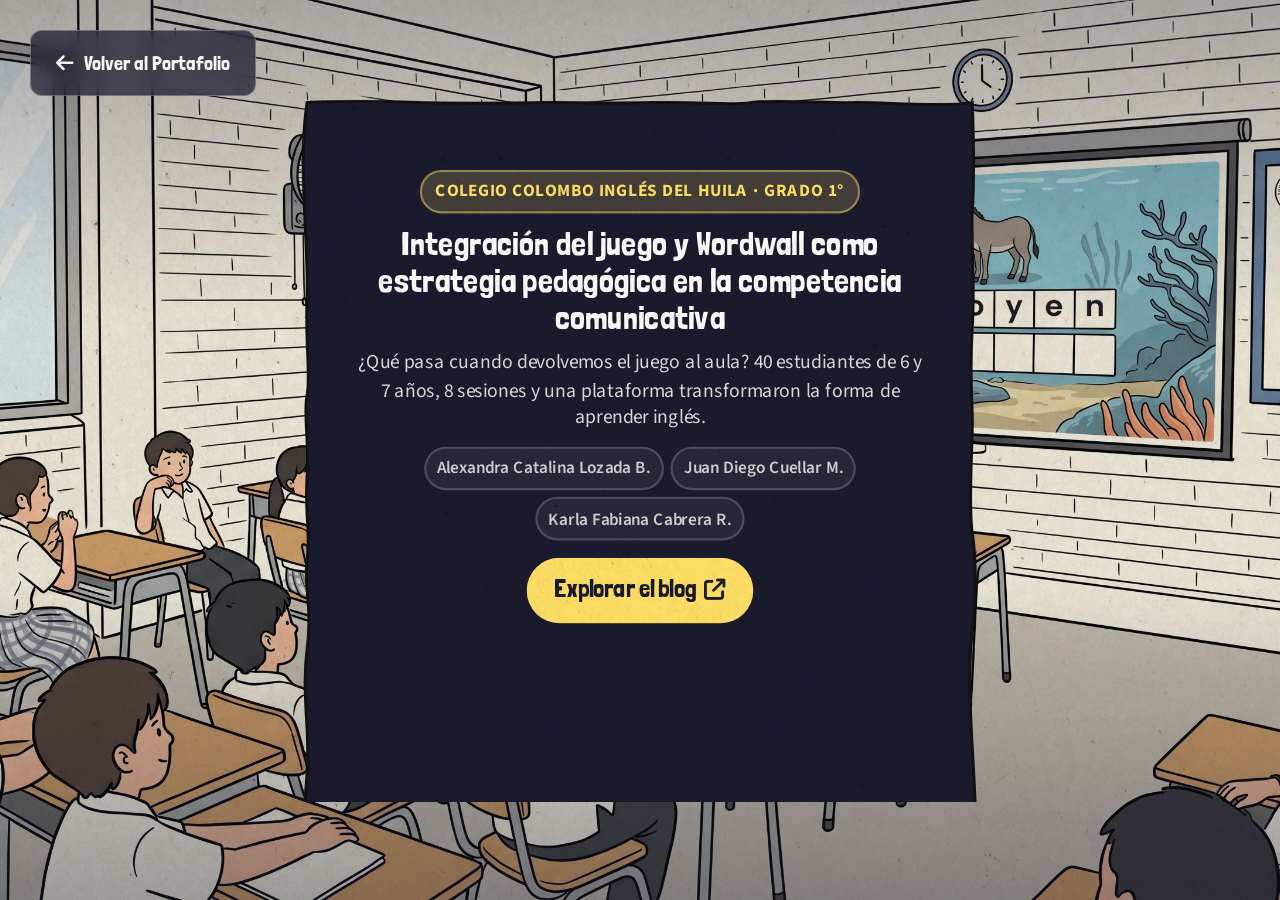
<file: producto_final.html>
<!DOCTYPE html>

<html lang="es">



<head>

  <meta charset="UTF-8">

  <meta name="viewport" content="width=device-width, initial-scale=1.0">

  <meta name="description"

    content="Producto Final — Integración del juego y Wordwall como estrategia pedagógica en la competencia comunicativa. Universidad de Cartagena.">

  <title>Producto Final | Portafolio Digital</title>

  <link rel="stylesheet" href="styles.css">

  <link rel="stylesheet" href="producto_final_intro.css">

  <link rel="stylesheet" href="https://cdnjs.cloudflare.com/ajax/libs/font-awesome/6.4.0/css/all.min.css">

  <link rel="icon" href="assets/logo-unicaragena.svg" type="image/svg+xml">

</head>



<body class="pf-intro-body">



  <div class="pf-intro-bg" aria-hidden="true"></div>



  <a href="index.html#disenando" class="pf-intro-back"><i class="fa-solid fa-arrow-left"></i> Volver al Portafolio</a>



  <main class="pf-intro-stage">

    <article class="pf-intro-card">

      <svg class="pf-intro-card-svg" viewBox="0 0 312.02 399.84" aria-labelledby="pf-intro-title">

        <path class="pf-intro-card-path" fill="#1a1a2e" stroke="#111" stroke-width="3" stroke-miterlimit="10"

          d="M3.23,2.12c13.53-.64,37.5-.43,50.88,0s45.49.25,56.98,0c11.5-.25,27.8.52,50.88,0s35.12,1.55,44.77,0,35.5.34,47.82,0,39.02,2.38,53.93,0c.72,20.95.77,38.33,0,49.41-.77,11.07,1.26,33.33,0,53.36-1.26,20.02-.25,30.46,0,41.5.25,11.03-2.03,40.27,0,53.36,2.03,13.08,1.62,34.84,0,45.45-1.62,10.61-1.34,31.09,0,53.36,1.34,22.26,3.85,73.63,0,98.81-19.06,1.83-30.95.64-56.98,0s-24.58-.56-41.72,0-29.75,1.54-56.98,0c-27.23-1.54-22.76-.36-44.77,0-22.01.36-36.83.72-50.87,0-14.05-.72-30.63,1.76-53.93,0-.34-10.22,1.04-29.48,0-45.45s-1.62-23.32,0-41.5c1.62-18.19-2.62-36.72,0-57.32,2.62-20.59-1.76-29.5,0-41.5s-1.12-20.72,0-37.55c1.12-16.82-1.77-29.07,0-37.54,1.77-8.48-.83-22.82,0-45.46C4.05,68.41-1.04,29.49,3.23,2.12Z" />

        <foreignObject x="20" y="28" width="272" height="345" overflow="visible">

          <div xmlns="http://www.w3.org/1999/xhtml" class="pf-intro-card-inner">

            <div class="pf-intro-tag">Colegio Colombo Inglés del Huila · Grado 1°</div>

            <h1 id="pf-intro-title">Integración del juego y Wordwall como estrategia pedagógica en la competencia comunicativa</h1>

            <p>¿Qué pasa cuando devolvemos el juego al aula? 40 estudiantes de 6 y 7 años, 8 sesiones y una plataforma

              transformaron la forma de aprender inglés.</p>

            <div class="pf-intro-authors">

              <span class="pf-intro-author">Alexandra Catalina Lozada B.</span>

              <span class="pf-intro-author">Juan Diego Cuellar M.</span>

              <span class="pf-intro-author">Karla Fabiana Cabrera R.</span>

            </div>

            <a href="blog_producto_final.html" target="_blank" rel="noopener" class="pf-intro-cta">

              Explorar el blog <i class="fa-solid fa-arrow-up-right-from-square" aria-hidden="true"></i>

            </a>

          </div>

        </foreignObject>

      </svg>

    </article>

  </main>



  <div class="pf-intro-paper" aria-hidden="true"></div>



  <script src="producto_final_intro.js"></script>

</body>



</html>
</file>
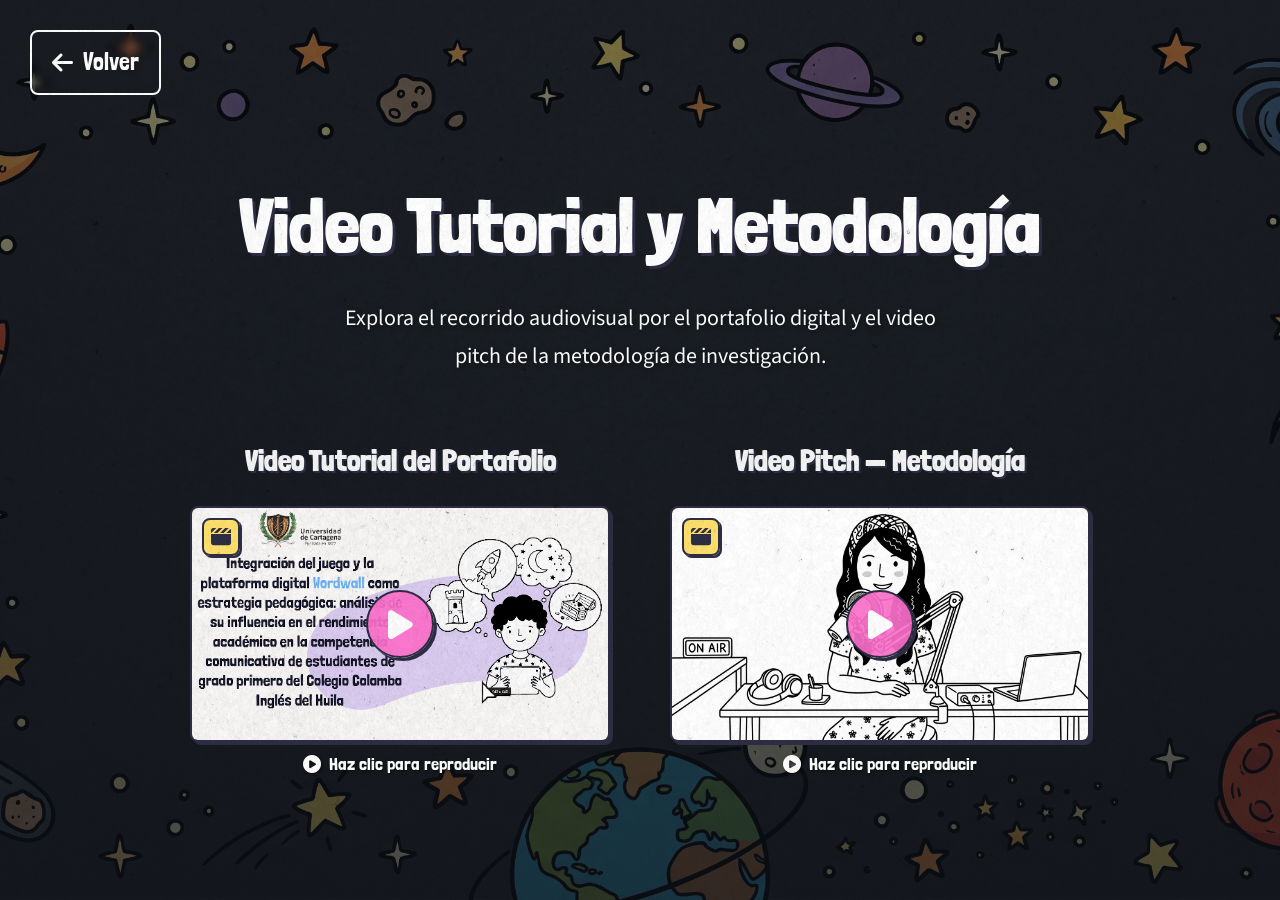
<file: video_tutorial.html>
<!DOCTYPE html>
<html lang="es">

<head>
    <meta charset="UTF-8">
    <meta name="viewport" content="width=device-width, initial-scale=1.0">
    <meta name="description"
        content="Video Tutorial — Recorrido audiovisual por el portafolio digital y el video pitch de la metodología de investigación.">
    <title>Video Tutorial | Portafolio Digital</title>

    <link rel="stylesheet" href="styles.css">
    <link rel="stylesheet" href="flipbook.css">
    <link rel="stylesheet" href="https://cdnjs.cloudflare.com/ajax/libs/font-awesome/6.4.0/css/all.min.css">
    <link
        href="https://fonts.googleapis.com/css2?family=Source+Sans+Pro:wght@400;600;700&family=Londrina+Solid:wght@300;400;900&display=swap"
        rel="stylesheet">
    <link rel="icon" href="assets/logo-unicaragena.svg" type="image/svg+xml">

    <style>
        /* ─── Page Specific Styles ─── */
        .vt-bg {
            position: fixed;
            top: 0;
            left: 0;
            right: 0;
            bottom: 0;
            background: linear-gradient(to bottom, rgba(13, 17, 23, 0.55) 0%, rgba(13, 17, 23, 0.75) 100%),
                url('assets/video-tutorial/video-tutorial-background.jpeg') no-repeat center center;
            background-size: cover;
            z-index: -2;
        }

        .vt-back {
            position: fixed;
            top: 1.5rem;
            left: 1.5rem;
            color: #fff;
            text-decoration: none;
            font-family: var(--font-display, 'Londrina Solid', cursive);
            font-size: 1.2rem;
            padding: 0.5rem 1rem;
            border: 2px solid #fff;
            border-radius: 8px;
            backdrop-filter: blur(4px);
            transition: all 0.2s ease;
            z-index: 100;
            display: inline-flex;
            align-items: center;
            gap: 0.5rem;
        }

        .vt-back:hover {
            background: var(--highlight-yellow, #ffe066);
            color: var(--ink-dark);
            border-color: var(--ink-dark);
            box-shadow: 4px 4px 0 var(--ink-dark);
            transform: translateY(-2px);
        }

        .vt-main {
            min-height: 100vh;
            display: flex;
            flex-direction: column;
            align-items: center;
            justify-content: center;
            padding: 6rem 1.5rem 4rem;
            gap: 3rem;
        }

        .vt-header {
            text-align: center;
            color: #fff;
        }

        .vt-header h1 {
            font-family: var(--font-display, 'Londrina Solid', cursive);
            font-size: clamp(2.5rem, 6vw, 4rem);
            text-shadow: 3px 3px 0 var(--ink-dark, #2d2d44);
            margin-bottom: 0.5rem;
        }

        .vt-header p {
            font-family: var(--font-body, 'Source Sans Pro', sans-serif);
            font-size: 1.1rem;
            max-width: 600px;
            margin: 0 auto;
            text-shadow: 1px 1px 4px rgba(0, 0, 0, 0.5);
        }

        .vt-cards {
            display: grid;
            grid-template-columns: repeat(auto-fit, minmax(320px, 1fr));
            gap: 3rem;
            width: 100%;
            max-width: 900px;
        }

        /* Customize the title for bright background */
        .referenciando-media-title.vt-title {
            font-size: 1.5rem;
            text-shadow: 2px 2px 0 var(--ink-dark);
            margin-bottom: 1rem;
        }
    </style>
</head>

<body>

    <div class="vt-bg"></div>

    <a href="index.html#disenando" class="vt-back">
        <i class="fa-solid fa-arrow-left"></i> Volver
    </a>

    <main class="vt-main">
        <header class="vt-header reveal">
            <h1>Video Tutorial y Metodología</h1>
            <p>Explora el recorrido audiovisual por el portafolio digital y el video pitch de la metodología de
                investigación.</p>
        </header>

        <div class="vt-cards">
            <!-- CARD 1: Video Tutorial -->
            <div class="video-thumbnail-trigger reveal" id="vt-tour-trigger" data-modal="vt-modal-tour" tabindex="0"
                role="button" aria-label="Abrir Video Tutorial">
                <h3 class="referenciando-media-title vt-title">Video Tutorial del Portafolio</h3>
                <div class="video-thumb-container">
                    <img src="assets/video-tutorial/video-tutorial-thumbnail.png" alt="Video Tutorial">
                    <span class="video-clapper-badge" aria-hidden="true">
                        <i class="fa-solid fa-clapperboard"></i>
                    </span>
                    <span class="play-overlay" aria-hidden="true">
                        <i class="fa-solid fa-play"></i>
                    </span>
                </div>
                <p class="referenciando-media-hint" style="color:#fff; text-shadow: 1px 1px 3px rgba(0,0,0,0.6);">
                    <i class="fa-solid fa-circle-play"></i> Haz clic para reproducir
                </p>
            </div>

            <!-- CARD 2: Video Pitch -->
            <div class="video-thumbnail-trigger reveal" id="vt-pitch-trigger" data-modal="vt-modal-pitch" tabindex="0"
                role="button" aria-label="Abrir Video Pitch">
                <h3 class="referenciando-media-title vt-title">Video Pitch — Metodología</h3>
                <div class="video-thumb-container">
                    <img src="assets/video-tutorial/video-methodology-thumbnail.jpeg" alt="Video Pitch Metodología">
                    <span class="video-clapper-badge" aria-hidden="true">
                        <i class="fa-solid fa-clapperboard"></i>
                    </span>
                    <span class="play-overlay" aria-hidden="true">
                        <i class="fa-solid fa-play"></i>
                    </span>
                </div>
                <p class="referenciando-media-hint" style="color:#fff; text-shadow: 1px 1px 3px rgba(0,0,0,0.6);">
                    <i class="fa-solid fa-circle-play"></i> Haz clic para reproducir
                </p>
            </div>
        </div>
    </main>

    <!-- ─── Video Modals (matching referenciando style) ─── -->

    <!-- Modal 1: Tour -->
    <div class="video-modal" id="vt-modal-tour" role="dialog" aria-modal="true" aria-labelledby="vt-tour-title">
        <div class="video-modal-content">
            <button class="close-video-modal" aria-label="Cerrar video" onclick="closeVtModal('vt-modal-tour')">
                <i class="fa-solid fa-xmark"></i>
            </button>
            <div class="video-iframe-container">
                <!-- Lazy load YouTube frame -->
                <iframe data-src="https://www.youtube.com/embed/dhU-gljQUbY?si=VYKlncr3RVEFy6sW&autoplay=1"
                    title="Video Tutorial"
                    allow="accelerometer; autoplay; clipboard-write; encrypted-media; gyroscope; picture-in-picture; web-share"
                    allowfullscreen>
                </iframe>
            </div>
        </div>
    </div>

    <!-- Modal 2: Pitch -->
    <div class="video-modal" id="vt-modal-pitch" role="dialog" aria-modal="true" aria-labelledby="vt-pitch-title">
        <div class="video-modal-content">
            <button class="close-video-modal" aria-label="Cerrar video" onclick="closeVtModal('vt-modal-pitch')">
                <i class="fa-solid fa-xmark"></i>
            </button>
            <div class="video-iframe-container">
                <!-- Iframe injected -->
                <iframe data-src="https://www.youtube.com/embed/qQ1watZAotw?si=SsWicvaw2AMUUZji&autoplay=1"
                    title="Video Pitch"
                    allow="accelerometer; autoplay; clipboard-write; encrypted-media; gyroscope; picture-in-picture; web-share"
                    allowfullscreen style="display:none;">
                </iframe>
            </div>
        </div>
    </div>

    <script>
        // Reveal script
        const reveals = document.querySelectorAll('.reveal');
        const observer = new IntersectionObserver((entries) => {
            entries.forEach(entry => {
                if (entry.isIntersecting) {
                    entry.target.classList.add('visible');
                    observer.unobserve(entry.target);
                }
            });
        }, { threshold: 0.1 });
        reveals.forEach(el => { el.style.opacity = 0; el.style.transform = "translateY(30px)"; el.style.transition = "all 0.5s ease-out"; observer.observe(el); });
        document.querySelectorAll('.reveal.visible').forEach(el => { el.style.opacity = 1; el.style.transform = "translateY(0)"; });

        // Manual reveal apply to workaround inline style
        const styleTag = document.createElement("style");
        styleTag.innerHTML = ".reveal.visible { opacity: 1 !important; transform: translateY(0) !important; }";
        document.head.appendChild(styleTag);

        // Modal logic
        const triggers = document.querySelectorAll('.video-thumbnail-trigger');
        const modals = document.querySelectorAll('.video-modal');

        // Open Modal
        triggers.forEach(trigger => {
            trigger.addEventListener('click', () => {
                const modalId = trigger.getAttribute('data-modal');
                const modal = document.getElementById(modalId);
                if (!modal) return;

                const iframe = modal.querySelector('iframe');
                if (iframe && iframe.dataset.src && iframe.dataset.src !== "") {
                    iframe.src = iframe.dataset.src;
                    iframe.style.display = "block";
                }

                modal.classList.add('show');
                document.body.style.overflow = 'hidden';
            });

            // Accessibility: enter key
            trigger.addEventListener('keydown', (e) => {
                if (e.key === 'Enter' || e.key === ' ') {
                    e.preventDefault();
                    trigger.click();
                }
            });
        });

        // Close Modal func
        window.closeVtModal = function (modalId) {
            const modal = document.getElementById(modalId);
            if (!modal) return;

            modal.classList.remove('show');
            document.body.style.overflow = '';

            // Stop video playing by wiping src
            const iframe = modal.querySelector('iframe');
            if (iframe) {
                iframe.src = '';
                iframe.style.display = "none";
            }
        };

        // Close on background click
        modals.forEach(modal => {
            modal.addEventListener('click', (e) => {
                if (e.target === modal) {
                    closeVtModal(modal.id);
                }
            });
        });

        // Close on Escape
        document.addEventListener('keydown', (e) => {
            if (e.key === 'Escape') {
                const activeModal = document.querySelector('.video-modal.show');
                if (activeModal) {
                    closeVtModal(activeModal.id);
                }
            }
        });

    </script>
</body>

</html>
</file>
<file: node_modules/playwright-core/lib/vite/htmlReport/report.css>
:root{--color-canvas-default-transparent: rgba(255,255,255,0);--color-marketing-icon-primary: #218bff;--color-marketing-icon-secondary: #54aeff;--color-diff-blob-addition-num-text: #24292f;--color-diff-blob-addition-fg: #24292f;--color-diff-blob-addition-num-bg: #CCFFD8;--color-diff-blob-addition-line-bg: #E6FFEC;--color-diff-blob-addition-word-bg: #ABF2BC;--color-diff-blob-deletion-num-text: #24292f;--color-diff-blob-deletion-fg: #24292f;--color-diff-blob-deletion-num-bg: #FFD7D5;--color-diff-blob-deletion-line-bg: #FFEBE9;--color-diff-blob-deletion-word-bg: rgba(255,129,130,.4);--color-diff-blob-hunk-num-bg: rgba(84,174,255,.4);--color-diff-blob-expander-icon: #57606a;--color-diff-blob-selected-line-highlight-mix-blend-mode: multiply;--color-diffstat-deletion-border: rgba(27,31,36,.15);--color-diffstat-addition-border: rgba(27,31,36,.15);--color-diffstat-addition-bg: #2da44e;--color-search-keyword-hl: #fff8c5;--color-prettylights-syntax-comment: #6e7781;--color-prettylights-syntax-constant: #0550ae;--color-prettylights-syntax-entity: #8250df;--color-prettylights-syntax-storage-modifier-import: #24292f;--color-prettylights-syntax-entity-tag: #116329;--color-prettylights-syntax-keyword: #cf222e;--color-prettylights-syntax-string: #0a3069;--color-prettylights-syntax-variable: #953800;--color-prettylights-syntax-brackethighlighter-unmatched: #82071e;--color-prettylights-syntax-invalid-illegal-text: #f6f8fa;--color-prettylights-syntax-invalid-illegal-bg: #82071e;--color-prettylights-syntax-carriage-return-text: #f6f8fa;--color-prettylights-syntax-carriage-return-bg: #cf222e;--color-prettylights-syntax-string-regexp: #116329;--color-prettylights-syntax-markup-list: #3b2300;--color-prettylights-syntax-markup-heading: #0550ae;--color-prettylights-syntax-markup-italic: #24292f;--color-prettylights-syntax-markup-bold: #24292f;--color-prettylights-syntax-markup-deleted-text: #82071e;--color-prettylights-syntax-markup-deleted-bg: #FFEBE9;--color-prettylights-syntax-markup-inserted-text: #116329;--color-prettylights-syntax-markup-inserted-bg: #dafbe1;--color-prettylights-syntax-markup-changed-text: #953800;--color-prettylights-syntax-markup-changed-bg: #ffd8b5;--color-prettylights-syntax-markup-ignored-text: #eaeef2;--color-prettylights-syntax-markup-ignored-bg: #0550ae;--color-prettylights-syntax-meta-diff-range: #8250df;--color-prettylights-syntax-brackethighlighter-angle: #57606a;--color-prettylights-syntax-sublimelinter-gutter-mark: #8c959f;--color-prettylights-syntax-constant-other-reference-link: #0a3069;--color-codemirror-text: #24292f;--color-codemirror-bg: #ffffff;--color-codemirror-gutters-bg: #ffffff;--color-codemirror-guttermarker-text: #ffffff;--color-codemirror-guttermarker-subtle-text: #6e7781;--color-codemirror-linenumber-text: #57606a;--color-codemirror-cursor: #24292f;--color-codemirror-selection-bg: rgba(84,174,255,.4);--color-codemirror-activeline-bg: rgba(234,238,242,.5);--color-codemirror-matchingbracket-text: #24292f;--color-codemirror-lines-bg: #ffffff;--color-codemirror-syntax-comment: #24292f;--color-codemirror-syntax-constant: #0550ae;--color-codemirror-syntax-entity: #8250df;--color-codemirror-syntax-keyword: #cf222e;--color-codemirror-syntax-storage: #cf222e;--color-codemirror-syntax-string: #0a3069;--color-codemirror-syntax-support: #0550ae;--color-codemirror-syntax-variable: #953800;--color-checks-bg: #24292f;--color-checks-run-border-width: 0px;--color-checks-container-border-width: 0px;--color-checks-text-primary: #f6f8fa;--color-checks-text-secondary: #8c959f;--color-checks-text-link: #54aeff;--color-checks-btn-icon: #afb8c1;--color-checks-btn-hover-icon: #f6f8fa;--color-checks-btn-hover-bg: rgba(255,255,255,.125);--color-checks-input-text: #eaeef2;--color-checks-input-placeholder-text: #8c959f;--color-checks-input-focus-text: #8c959f;--color-checks-input-bg: #32383f;--color-checks-input-shadow: none;--color-checks-donut-error: #fa4549;--color-checks-donut-pending: #bf8700;--color-checks-donut-success: #2da44e;--color-checks-donut-neutral: #afb8c1;--color-checks-dropdown-text: #afb8c1;--color-checks-dropdown-bg: #32383f;--color-checks-dropdown-border: #424a53;--color-checks-dropdown-shadow: rgba(27,31,36,.3);--color-checks-dropdown-hover-text: #f6f8fa;--color-checks-dropdown-hover-bg: #424a53;--color-checks-dropdown-btn-hover-text: #f6f8fa;--color-checks-dropdown-btn-hover-bg: #32383f;--color-checks-scrollbar-thumb-bg: #57606a;--color-checks-header-label-text: #d0d7de;--color-checks-header-label-open-text: #f6f8fa;--color-checks-header-border: #32383f;--color-checks-header-icon: #8c959f;--color-checks-line-text: #d0d7de;--color-checks-line-num-text: rgba(140,149,159,.75);--color-checks-line-timestamp-text: #8c959f;--color-checks-line-hover-bg: #32383f;--color-checks-line-selected-bg: rgba(33,139,255,.15);--color-checks-line-selected-num-text: #54aeff;--color-checks-line-dt-fm-text: #24292f;--color-checks-line-dt-fm-bg: #9a6700;--color-checks-gate-bg: rgba(125,78,0,.15);--color-checks-gate-text: #d0d7de;--color-checks-gate-waiting-text: #afb8c1;--color-checks-step-header-open-bg: #32383f;--color-checks-step-error-text: #ff8182;--color-checks-step-warning-text: #d4a72c;--color-checks-logline-text: #8c959f;--color-checks-logline-num-text: rgba(140,149,159,.75);--color-checks-logline-debug-text: #c297ff;--color-checks-logline-error-text: #d0d7de;--color-checks-logline-error-num-text: #ff8182;--color-checks-logline-error-bg: rgba(164,14,38,.15);--color-checks-logline-warning-text: #d0d7de;--color-checks-logline-warning-num-text: #d4a72c;--color-checks-logline-warning-bg: rgba(125,78,0,.15);--color-checks-logline-command-text: #54aeff;--color-checks-logline-section-text: #4ac26b;--color-checks-ansi-black: #24292f;--color-checks-ansi-black-bright: #32383f;--color-checks-ansi-white: #d0d7de;--color-checks-ansi-white-bright: #d0d7de;--color-checks-ansi-gray: #8c959f;--color-checks-ansi-red: #ff8182;--color-checks-ansi-red-bright: #ffaba8;--color-checks-ansi-green: #4ac26b;--color-checks-ansi-green-bright: #6fdd8b;--color-checks-ansi-yellow: #d4a72c;--color-checks-ansi-yellow-bright: #eac54f;--color-checks-ansi-blue: #54aeff;--color-checks-ansi-blue-bright: #80ccff;--color-checks-ansi-magenta: #c297ff;--color-checks-ansi-magenta-bright: #d8b9ff;--color-checks-ansi-cyan: #76e3ea;--color-checks-ansi-cyan-bright: #b3f0ff;--color-project-header-bg: #24292f;--color-project-sidebar-bg: #ffffff;--color-project-gradient-in: #ffffff;--color-project-gradient-out: rgba(255,255,255,0);--color-mktg-success: rgba(36,146,67,1);--color-mktg-info: rgba(19,119,234,1);--color-mktg-bg-shade-gradient-top: rgba(27,31,36,.065);--color-mktg-bg-shade-gradient-bottom: rgba(27,31,36,0);--color-mktg-btn-bg-top: hsla(228,82%,66%,1);--color-mktg-btn-bg-bottom: #4969ed;--color-mktg-btn-bg-overlay-top: hsla(228,74%,59%,1);--color-mktg-btn-bg-overlay-bottom: #3355e0;--color-mktg-btn-text: #ffffff;--color-mktg-btn-primary-bg-top: hsla(137,56%,46%,1);--color-mktg-btn-primary-bg-bottom: #2ea44f;--color-mktg-btn-primary-bg-overlay-top: hsla(134,60%,38%,1);--color-mktg-btn-primary-bg-overlay-bottom: #22863a;--color-mktg-btn-primary-text: #ffffff;--color-mktg-btn-enterprise-bg-top: hsla(249,100%,72%,1);--color-mktg-btn-enterprise-bg-bottom: #6f57ff;--color-mktg-btn-enterprise-bg-overlay-top: hsla(248,65%,63%,1);--color-mktg-btn-enterprise-bg-overlay-bottom: #614eda;--color-mktg-btn-enterprise-text: #ffffff;--color-mktg-btn-outline-text: #4969ed;--color-mktg-btn-outline-border: rgba(73,105,237,.3);--color-mktg-btn-outline-hover-text: #3355e0;--color-mktg-btn-outline-hover-border: rgba(51,85,224,.5);--color-mktg-btn-outline-focus-border: #4969ed;--color-mktg-btn-outline-focus-border-inset: rgba(73,105,237,.5);--color-mktg-btn-dark-text: #ffffff;--color-mktg-btn-dark-border: rgba(255,255,255,.3);--color-mktg-btn-dark-hover-text: #ffffff;--color-mktg-btn-dark-hover-border: rgba(255,255,255,.5);--color-mktg-btn-dark-focus-border: #ffffff;--color-mktg-btn-dark-focus-border-inset: rgba(255,255,255,.5);--color-avatar-bg: #ffffff;--color-avatar-border: rgba(27,31,36,.15);--color-avatar-stack-fade: #afb8c1;--color-avatar-stack-fade-more: #d0d7de;--color-avatar-child-shadow: -2px -2px 0 rgba(255,255,255,.8);--color-topic-tag-border: rgba(0,0,0,0);--color-select-menu-backdrop-border: rgba(0,0,0,0);--color-select-menu-tap-highlight: rgba(175,184,193,.5);--color-select-menu-tap-focus-bg: #b6e3ff;--color-overlay-shadow: 0 1px 3px rgba(27,31,36,.12), 0 8px 24px rgba(66,74,83,.12);--color-header-text: rgba(255,255,255,.7);--color-header-bg: #24292f;--color-header-logo: #ffffff;--color-header-search-bg: #24292f;--color-header-search-border: #57606a;--color-sidenav-selected-bg: #ffffff;--color-menu-bg-active: rgba(0,0,0,0);--color-control-transparent-bg-hover: #818b981a;--color-input-disabled-bg: rgba(175,184,193,.2);--color-timeline-badge-bg: #eaeef2;--color-ansi-black: #24292f;--color-ansi-black-bright: #57606a;--color-ansi-white: #6e7781;--color-ansi-white-bright: #8c959f;--color-ansi-gray: #6e7781;--color-ansi-red: #cf222e;--color-ansi-red-bright: #a40e26;--color-ansi-green: #116329;--color-ansi-green-bright: #1a7f37;--color-ansi-yellow: #4d2d00;--color-ansi-yellow-bright: #633c01;--color-ansi-blue: #0969da;--color-ansi-blue-bright: #218bff;--color-ansi-magenta: #8250df;--color-ansi-magenta-bright: #a475f9;--color-ansi-cyan: #1b7c83;--color-ansi-cyan-bright: #3192aa;--color-btn-text: #24292f;--color-btn-bg: #f6f8fa;--color-btn-border: rgba(27,31,36,.15);--color-btn-shadow: 0 1px 0 rgba(27,31,36,.04);--color-btn-inset-shadow: inset 0 1px 0 rgba(255,255,255,.25);--color-btn-hover-bg: #f3f4f6;--color-btn-hover-border: rgba(27,31,36,.15);--color-btn-active-bg: hsla(220,14%,93%,1);--color-btn-active-border: rgba(27,31,36,.15);--color-btn-selected-bg: hsla(220,14%,94%,1);--color-btn-focus-bg: #f6f8fa;--color-btn-focus-border: rgba(27,31,36,.15);--color-btn-focus-shadow: 0 0 0 3px rgba(9,105,218,.3);--color-btn-shadow-active: inset 0 .15em .3em rgba(27,31,36,.15);--color-btn-shadow-input-focus: 0 0 0 .2em rgba(9,105,218,.3);--color-btn-counter-bg: rgba(27,31,36,.08);--color-btn-primary-text: #ffffff;--color-btn-primary-bg: #2da44e;--color-btn-primary-border: rgba(27,31,36,.15);--color-btn-primary-shadow: 0 1px 0 rgba(27,31,36,.1);--color-btn-primary-inset-shadow: inset 0 1px 0 rgba(255,255,255,.03);--color-btn-primary-hover-bg: #2c974b;--color-btn-primary-hover-border: rgba(27,31,36,.15);--color-btn-primary-selected-bg: hsla(137,55%,36%,1);--color-btn-primary-selected-shadow: inset 0 1px 0 rgba(0,45,17,.2);--color-btn-primary-disabled-text: rgba(255,255,255,.8);--color-btn-primary-disabled-bg: #94d3a2;--color-btn-primary-disabled-border: rgba(27,31,36,.15);--color-btn-primary-focus-bg: #2da44e;--color-btn-primary-focus-border: rgba(27,31,36,.15);--color-btn-primary-focus-shadow: 0 0 0 3px rgba(45,164,78,.4);--color-btn-primary-icon: rgba(255,255,255,.8);--color-btn-primary-counter-bg: rgba(255,255,255,.2);--color-btn-outline-text: #0969da;--color-btn-outline-hover-text: #ffffff;--color-btn-outline-hover-bg: #0969da;--color-btn-outline-hover-border: rgba(27,31,36,.15);--color-btn-outline-hover-shadow: 0 1px 0 rgba(27,31,36,.1);--color-btn-outline-hover-inset-shadow: inset 0 1px 0 rgba(255,255,255,.03);--color-btn-outline-hover-counter-bg: rgba(255,255,255,.2);--color-btn-outline-selected-text: #ffffff;--color-btn-outline-selected-bg: hsla(212,92%,42%,1);--color-btn-outline-selected-border: rgba(27,31,36,.15);--color-btn-outline-selected-shadow: inset 0 1px 0 rgba(0,33,85,.2);--color-btn-outline-disabled-text: rgba(9,105,218,.5);--color-btn-outline-disabled-bg: #f6f8fa;--color-btn-outline-disabled-counter-bg: rgba(9,105,218,.05);--color-btn-outline-focus-border: rgba(27,31,36,.15);--color-btn-outline-focus-shadow: 0 0 0 3px rgba(5,80,174,.4);--color-btn-outline-counter-bg: rgba(9,105,218,.1);--color-btn-danger-text: #cf222e;--color-btn-danger-hover-text: #ffffff;--color-btn-danger-hover-bg: #a40e26;--color-btn-danger-hover-border: rgba(27,31,36,.15);--color-btn-danger-hover-shadow: 0 1px 0 rgba(27,31,36,.1);--color-btn-danger-hover-inset-shadow: inset 0 1px 0 rgba(255,255,255,.03);--color-btn-danger-hover-counter-bg: rgba(255,255,255,.2);--color-btn-danger-selected-text: #ffffff;--color-btn-danger-selected-bg: hsla(356,72%,44%,1);--color-btn-danger-selected-border: rgba(27,31,36,.15);--color-btn-danger-selected-shadow: inset 0 1px 0 rgba(76,0,20,.2);--color-btn-danger-disabled-text: rgba(207,34,46,.5);--color-btn-danger-disabled-bg: #f6f8fa;--color-btn-danger-disabled-counter-bg: rgba(207,34,46,.05);--color-btn-danger-focus-border: rgba(27,31,36,.15);--color-btn-danger-focus-shadow: 0 0 0 3px rgba(164,14,38,.4);--color-btn-danger-counter-bg: rgba(207,34,46,.1);--color-btn-danger-icon: #cf222e;--color-btn-danger-hover-icon: #ffffff;--color-underlinenav-icon: #6e7781;--color-underlinenav-border-hover: rgba(175,184,193,.2);--color-fg-default: #24292f;--color-fg-muted: #57606a;--color-fg-subtle: #6e7781;--color-fg-on-emphasis: #ffffff;--color-canvas-default: #ffffff;--color-canvas-overlay: #ffffff;--color-canvas-inset: #f6f8fa;--color-canvas-subtle: #f6f8fa;--color-border-default: #d0d7de;--color-border-muted: hsla(210,18%,87%,1);--color-border-subtle: rgba(27,31,36,.15);--color-shadow-small: 0 1px 0 rgba(27,31,36,.04);--color-shadow-medium: 0 3px 6px rgba(140,149,159,.15);--color-shadow-large: 0 8px 24px rgba(140,149,159,.2);--color-shadow-extra-large: 0 12px 28px rgba(140,149,159,.3);--color-neutral-emphasis-plus: #24292f;--color-neutral-emphasis: #6e7781;--color-neutral-muted: rgba(175,184,193,.2);--color-neutral-subtle: rgba(234,238,242,.5);--color-accent-fg: #0969da;--color-accent-emphasis: #0969da;--color-accent-muted: rgba(84,174,255,.4);--color-accent-subtle: #ddf4ff;--color-success-fg: #1a7f37;--color-success-emphasis: #2da44e;--color-success-muted: rgba(74,194,107,.4);--color-success-subtle: #dafbe1;--color-attention-fg: #9a6700;--color-attention-emphasis: #bf8700;--color-attention-muted: rgba(212,167,44,.4);--color-attention-subtle: #fff8c5;--color-severe-fg: #bc4c00;--color-severe-emphasis: #bc4c00;--color-severe-muted: rgba(251,143,68,.4);--color-severe-subtle: #fff1e5;--color-danger-fg: #cf222e;--color-danger-emphasis: #cf222e;--color-danger-muted: rgba(255,129,130,.4);--color-danger-subtle: #FFEBE9;--color-done-fg: #8250df;--color-done-emphasis: #8250df;--color-done-muted: rgba(194,151,255,.4);--color-done-subtle: #fbefff;--color-sponsors-fg: #bf3989;--color-sponsors-emphasis: #bf3989;--color-sponsors-muted: rgba(255,128,200,.4);--color-sponsors-subtle: #ffeff7;--color-primer-canvas-backdrop: rgba(27,31,36,.5);--color-primer-canvas-sticky: rgba(255,255,255,.95);--color-primer-border-active: #FD8C73;--color-primer-border-contrast: rgba(27,31,36,.1);--color-primer-shadow-highlight: inset 0 1px 0 rgba(255,255,255,.25);--color-primer-shadow-inset: inset 0 1px 0 rgba(208,215,222,.2);--color-primer-shadow-focus: 0 0 0 3px rgba(9,105,218,.3);--color-scale-black: #1b1f24;--color-scale-white: #ffffff;--color-scale-gray-0: #f6f8fa;--color-scale-gray-1: #eaeef2;--color-scale-gray-2: #d0d7de;--color-scale-gray-3: #afb8c1;--color-scale-gray-4: #8c959f;--color-scale-gray-5: #6e7781;--color-scale-gray-6: #57606a;--color-scale-gray-7: #424a53;--color-scale-gray-8: #32383f;--color-scale-gray-9: #24292f;--color-scale-blue-0: #ddf4ff;--color-scale-blue-1: #b6e3ff;--color-scale-blue-2: #80ccff;--color-scale-blue-3: #54aeff;--color-scale-blue-4: #218bff;--color-scale-blue-5: #0969da;--color-scale-blue-6: #0550ae;--color-scale-blue-7: #033d8b;--color-scale-blue-8: #0a3069;--color-scale-blue-9: #002155;--color-scale-green-0: #dafbe1;--color-scale-green-1: #aceebb;--color-scale-green-2: #6fdd8b;--color-scale-green-3: #4ac26b;--color-scale-green-4: #2da44e;--color-scale-green-5: #1a7f37;--color-scale-green-6: #116329;--color-scale-green-7: #044f1e;--color-scale-green-8: #003d16;--color-scale-green-9: #002d11;--color-scale-yellow-0: #fff8c5;--color-scale-yellow-1: #fae17d;--color-scale-yellow-2: #eac54f;--color-scale-yellow-3: #d4a72c;--color-scale-yellow-4: #bf8700;--color-scale-yellow-5: #9a6700;--color-scale-yellow-6: #7d4e00;--color-scale-yellow-7: #633c01;--color-scale-yellow-8: #4d2d00;--color-scale-yellow-9: #3b2300;--color-scale-orange-0: #fff1e5;--color-scale-orange-1: #ffd8b5;--color-scale-orange-2: #ffb77c;--color-scale-orange-3: #fb8f44;--color-scale-orange-4: #e16f24;--color-scale-orange-5: #bc4c00;--color-scale-orange-6: #953800;--color-scale-orange-7: #762c00;--color-scale-orange-8: #5c2200;--color-scale-orange-9: #471700;--color-scale-red-0: #FFEBE9;--color-scale-red-1: #ffcecb;--color-scale-red-2: #ffaba8;--color-scale-red-3: #ff8182;--color-scale-red-4: #fa4549;--color-scale-red-5: #cf222e;--color-scale-red-6: #a40e26;--color-scale-red-7: #82071e;--color-scale-red-8: #660018;--color-scale-red-9: #4c0014;--color-scale-purple-0: #fbefff;--color-scale-purple-1: #ecd8ff;--color-scale-purple-2: #d8b9ff;--color-scale-purple-3: #c297ff;--color-scale-purple-4: #a475f9;--color-scale-purple-5: #8250df;--color-scale-purple-6: #6639ba;--color-scale-purple-7: #512a97;--color-scale-purple-8: #3e1f79;--color-scale-purple-9: #2e1461;--color-scale-pink-0: #ffeff7;--color-scale-pink-1: #ffd3eb;--color-scale-pink-2: #ffadda;--color-scale-pink-3: #ff80c8;--color-scale-pink-4: #e85aad;--color-scale-pink-5: #bf3989;--color-scale-pink-6: #99286e;--color-scale-pink-7: #772057;--color-scale-pink-8: #611347;--color-scale-pink-9: #4d0336;--color-scale-coral-0: #FFF0EB;--color-scale-coral-1: #FFD6CC;--color-scale-coral-2: #FFB4A1;--color-scale-coral-3: #FD8C73;--color-scale-coral-4: #EC6547;--color-scale-coral-5: #C4432B;--color-scale-coral-6: #9E2F1C;--color-scale-coral-7: #801F0F;--color-scale-coral-8: #691105;--color-scale-coral-9: #510901 }:root.dark-mode{color-scheme:dark;--color-canvas-default-transparent: rgba(13,17,23,0);--color-marketing-icon-primary: #79c0ff;--color-marketing-icon-secondary: #1f6feb;--color-diff-blob-addition-num-text: #c9d1d9;--color-diff-blob-addition-fg: #c9d1d9;--color-diff-blob-addition-num-bg: rgba(63,185,80,.3);--color-diff-blob-addition-line-bg: rgba(46,160,67,.15);--color-diff-blob-addition-word-bg: rgba(46,160,67,.4);--color-diff-blob-deletion-num-text: #c9d1d9;--color-diff-blob-deletion-fg: #c9d1d9;--color-diff-blob-deletion-num-bg: rgba(248,81,73,.3);--color-diff-blob-deletion-line-bg: rgba(248,81,73,.15);--color-diff-blob-deletion-word-bg: rgba(248,81,73,.4);--color-diff-blob-hunk-num-bg: rgba(56,139,253,.4);--color-diff-blob-expander-icon: #8b949e;--color-diff-blob-selected-line-highlight-mix-blend-mode: screen;--color-diffstat-deletion-border: rgba(240,246,252,.1);--color-diffstat-addition-border: rgba(240,246,252,.1);--color-diffstat-addition-bg: #3fb950;--color-search-keyword-hl: rgba(210,153,34,.4);--color-prettylights-syntax-comment: #8b949e;--color-prettylights-syntax-constant: #79c0ff;--color-prettylights-syntax-entity: #d2a8ff;--color-prettylights-syntax-storage-modifier-import: #c9d1d9;--color-prettylights-syntax-entity-tag: #7ee787;--color-prettylights-syntax-keyword: #ff7b72;--color-prettylights-syntax-string: #a5d6ff;--color-prettylights-syntax-variable: #ffa657;--color-prettylights-syntax-brackethighlighter-unmatched: #f85149;--color-prettylights-syntax-invalid-illegal-text: #f0f6fc;--color-prettylights-syntax-invalid-illegal-bg: #8e1519;--color-prettylights-syntax-carriage-return-text: #f0f6fc;--color-prettylights-syntax-carriage-return-bg: #b62324;--color-prettylights-syntax-string-regexp: #7ee787;--color-prettylights-syntax-markup-list: #f2cc60;--color-prettylights-syntax-markup-heading: #1f6feb;--color-prettylights-syntax-markup-italic: #c9d1d9;--color-prettylights-syntax-markup-bold: #c9d1d9;--color-prettylights-syntax-markup-deleted-text: #ffdcd7;--color-prettylights-syntax-markup-deleted-bg: #67060c;--color-prettylights-syntax-markup-inserted-text: #aff5b4;--color-prettylights-syntax-markup-inserted-bg: #033a16;--color-prettylights-syntax-markup-changed-text: #ffdfb6;--color-prettylights-syntax-markup-changed-bg: #5a1e02;--color-prettylights-syntax-markup-ignored-text: #c9d1d9;--color-prettylights-syntax-markup-ignored-bg: #1158c7;--color-prettylights-syntax-meta-diff-range: #d2a8ff;--color-prettylights-syntax-brackethighlighter-angle: #8b949e;--color-prettylights-syntax-sublimelinter-gutter-mark: #484f58;--color-prettylights-syntax-constant-other-reference-link: #a5d6ff;--color-codemirror-text: #c9d1d9;--color-codemirror-bg: #0d1117;--color-codemirror-gutters-bg: #0d1117;--color-codemirror-guttermarker-text: #0d1117;--color-codemirror-guttermarker-subtle-text: #484f58;--color-codemirror-linenumber-text: #8b949e;--color-codemirror-cursor: #c9d1d9;--color-codemirror-selection-bg: rgba(56,139,253,.4);--color-codemirror-activeline-bg: rgba(110,118,129,.1);--color-codemirror-matchingbracket-text: #c9d1d9;--color-codemirror-lines-bg: #0d1117;--color-codemirror-syntax-comment: #8b949e;--color-codemirror-syntax-constant: #79c0ff;--color-codemirror-syntax-entity: #d2a8ff;--color-codemirror-syntax-keyword: #ff7b72;--color-codemirror-syntax-storage: #ff7b72;--color-codemirror-syntax-string: #a5d6ff;--color-codemirror-syntax-support: #79c0ff;--color-codemirror-syntax-variable: #ffa657;--color-checks-bg: #010409;--color-checks-run-border-width: 1px;--color-checks-container-border-width: 1px;--color-checks-text-primary: #c9d1d9;--color-checks-text-secondary: #8b949e;--color-checks-text-link: #58a6ff;--color-checks-btn-icon: #8b949e;--color-checks-btn-hover-icon: #c9d1d9;--color-checks-btn-hover-bg: rgba(110,118,129,.1);--color-checks-input-text: #8b949e;--color-checks-input-placeholder-text: #484f58;--color-checks-input-focus-text: #c9d1d9;--color-checks-input-bg: #161b22;--color-checks-input-shadow: none;--color-checks-donut-error: #f85149;--color-checks-donut-pending: #d29922;--color-checks-donut-success: #2ea043;--color-checks-donut-neutral: #8b949e;--color-checks-dropdown-text: #c9d1d9;--color-checks-dropdown-bg: #161b22;--color-checks-dropdown-border: #30363d;--color-checks-dropdown-shadow: rgba(1,4,9,.3);--color-checks-dropdown-hover-text: #c9d1d9;--color-checks-dropdown-hover-bg: rgba(110,118,129,.1);--color-checks-dropdown-btn-hover-text: #c9d1d9;--color-checks-dropdown-btn-hover-bg: rgba(110,118,129,.1);--color-checks-scrollbar-thumb-bg: rgba(110,118,129,.4);--color-checks-header-label-text: #8b949e;--color-checks-header-label-open-text: #c9d1d9;--color-checks-header-border: #21262d;--color-checks-header-icon: #8b949e;--color-checks-line-text: #8b949e;--color-checks-line-num-text: #484f58;--color-checks-line-timestamp-text: #484f58;--color-checks-line-hover-bg: rgba(110,118,129,.1);--color-checks-line-selected-bg: rgba(56,139,253,.15);--color-checks-line-selected-num-text: #58a6ff;--color-checks-line-dt-fm-text: #f0f6fc;--color-checks-line-dt-fm-bg: #9e6a03;--color-checks-gate-bg: rgba(187,128,9,.15);--color-checks-gate-text: #8b949e;--color-checks-gate-waiting-text: #d29922;--color-checks-step-header-open-bg: #161b22;--color-checks-step-error-text: #f85149;--color-checks-step-warning-text: #d29922;--color-checks-logline-text: #8b949e;--color-checks-logline-num-text: #484f58;--color-checks-logline-debug-text: #a371f7;--color-checks-logline-error-text: #8b949e;--color-checks-logline-error-num-text: #484f58;--color-checks-logline-error-bg: rgba(248,81,73,.15);--color-checks-logline-warning-text: #8b949e;--color-checks-logline-warning-num-text: #d29922;--color-checks-logline-warning-bg: rgba(187,128,9,.15);--color-checks-logline-command-text: #58a6ff;--color-checks-logline-section-text: #3fb950;--color-checks-ansi-black: #0d1117;--color-checks-ansi-black-bright: #161b22;--color-checks-ansi-white: #b1bac4;--color-checks-ansi-white-bright: #b1bac4;--color-checks-ansi-gray: #6e7681;--color-checks-ansi-red: #ff7b72;--color-checks-ansi-red-bright: #ffa198;--color-checks-ansi-green: #3fb950;--color-checks-ansi-green-bright: #56d364;--color-checks-ansi-yellow: #d29922;--color-checks-ansi-yellow-bright: #e3b341;--color-checks-ansi-blue: #58a6ff;--color-checks-ansi-blue-bright: #79c0ff;--color-checks-ansi-magenta: #bc8cff;--color-checks-ansi-magenta-bright: #d2a8ff;--color-checks-ansi-cyan: #76e3ea;--color-checks-ansi-cyan-bright: #b3f0ff;--color-project-header-bg: #0d1117;--color-project-sidebar-bg: #161b22;--color-project-gradient-in: #161b22;--color-project-gradient-out: rgba(22,27,34,0);--color-mktg-success: rgba(41,147,61,1);--color-mktg-info: rgba(42,123,243,1);--color-mktg-bg-shade-gradient-top: rgba(1,4,9,.065);--color-mktg-bg-shade-gradient-bottom: rgba(1,4,9,0);--color-mktg-btn-bg-top: hsla(228,82%,66%,1);--color-mktg-btn-bg-bottom: #4969ed;--color-mktg-btn-bg-overlay-top: hsla(228,74%,59%,1);--color-mktg-btn-bg-overlay-bottom: #3355e0;--color-mktg-btn-text: #f0f6fc;--color-mktg-btn-primary-bg-top: hsla(137,56%,46%,1);--color-mktg-btn-primary-bg-bottom: #2ea44f;--color-mktg-btn-primary-bg-overlay-top: hsla(134,60%,38%,1);--color-mktg-btn-primary-bg-overlay-bottom: #22863a;--color-mktg-btn-primary-text: #f0f6fc;--color-mktg-btn-enterprise-bg-top: hsla(249,100%,72%,1);--color-mktg-btn-enterprise-bg-bottom: #6f57ff;--color-mktg-btn-enterprise-bg-overlay-top: hsla(248,65%,63%,1);--color-mktg-btn-enterprise-bg-overlay-bottom: #614eda;--color-mktg-btn-enterprise-text: #f0f6fc;--color-mktg-btn-outline-text: #f0f6fc;--color-mktg-btn-outline-border: rgba(240,246,252,.3);--color-mktg-btn-outline-hover-text: #f0f6fc;--color-mktg-btn-outline-hover-border: rgba(240,246,252,.5);--color-mktg-btn-outline-focus-border: #f0f6fc;--color-mktg-btn-outline-focus-border-inset: rgba(240,246,252,.5);--color-mktg-btn-dark-text: #f0f6fc;--color-mktg-btn-dark-border: rgba(240,246,252,.3);--color-mktg-btn-dark-hover-text: #f0f6fc;--color-mktg-btn-dark-hover-border: rgba(240,246,252,.5);--color-mktg-btn-dark-focus-border: #f0f6fc;--color-mktg-btn-dark-focus-border-inset: rgba(240,246,252,.5);--color-avatar-bg: rgba(240,246,252,.1);--color-avatar-border: rgba(240,246,252,.1);--color-avatar-stack-fade: #30363d;--color-avatar-stack-fade-more: #21262d;--color-avatar-child-shadow: -2px -2px 0 #0d1117;--color-topic-tag-border: rgba(0,0,0,0);--color-select-menu-backdrop-border: #484f58;--color-select-menu-tap-highlight: rgba(48,54,61,.5);--color-select-menu-tap-focus-bg: #0c2d6b;--color-overlay-shadow: 0 0 0 1px #30363d, 0 16px 32px rgba(1,4,9,.85);--color-header-text: rgba(240,246,252,.7);--color-header-bg: #161b22;--color-header-logo: #f0f6fc;--color-header-search-bg: #0d1117;--color-header-search-border: #30363d;--color-sidenav-selected-bg: #21262d;--color-menu-bg-active: #161b22;--color-control-transparent-bg-hover: #656c7633;--color-input-disabled-bg: rgba(110,118,129,0);--color-timeline-badge-bg: #21262d;--color-ansi-black: #484f58;--color-ansi-black-bright: #6e7681;--color-ansi-white: #b1bac4;--color-ansi-white-bright: #f0f6fc;--color-ansi-gray: #6e7681;--color-ansi-red: #ff7b72;--color-ansi-red-bright: #ffa198;--color-ansi-green: #3fb950;--color-ansi-green-bright: #56d364;--color-ansi-yellow: #d29922;--color-ansi-yellow-bright: #e3b341;--color-ansi-blue: #58a6ff;--color-ansi-blue-bright: #79c0ff;--color-ansi-magenta: #bc8cff;--color-ansi-magenta-bright: #d2a8ff;--color-ansi-cyan: #39c5cf;--color-ansi-cyan-bright: #56d4dd;--color-btn-text: #c9d1d9;--color-btn-bg: #21262d;--color-btn-border: rgba(240,246,252,.1);--color-btn-shadow: 0 0 transparent;--color-btn-inset-shadow: 0 0 transparent;--color-btn-hover-bg: #30363d;--color-btn-hover-border: #8b949e;--color-btn-active-bg: hsla(212,12%,18%,1);--color-btn-active-border: #6e7681;--color-btn-selected-bg: #161b22;--color-btn-focus-bg: #21262d;--color-btn-focus-border: #8b949e;--color-btn-focus-shadow: 0 0 0 3px rgba(139,148,158,.3);--color-btn-shadow-active: inset 0 .15em .3em rgba(1,4,9,.15);--color-btn-shadow-input-focus: 0 0 0 .2em rgba(31,111,235,.3);--color-btn-counter-bg: #30363d;--color-btn-primary-text: #ffffff;--color-btn-primary-bg: #238636;--color-btn-primary-border: rgba(240,246,252,.1);--color-btn-primary-shadow: 0 0 transparent;--color-btn-primary-inset-shadow: 0 0 transparent;--color-btn-primary-hover-bg: #2ea043;--color-btn-primary-hover-border: rgba(240,246,252,.1);--color-btn-primary-selected-bg: #238636;--color-btn-primary-selected-shadow: 0 0 transparent;--color-btn-primary-disabled-text: rgba(240,246,252,.5);--color-btn-primary-disabled-bg: rgba(35,134,54,.6);--color-btn-primary-disabled-border: rgba(240,246,252,.1);--color-btn-primary-focus-bg: #238636;--color-btn-primary-focus-border: rgba(240,246,252,.1);--color-btn-primary-focus-shadow: 0 0 0 3px rgba(46,164,79,.4);--color-btn-primary-icon: #f0f6fc;--color-btn-primary-counter-bg: rgba(240,246,252,.2);--color-btn-outline-text: #58a6ff;--color-btn-outline-hover-text: #58a6ff;--color-btn-outline-hover-bg: #30363d;--color-btn-outline-hover-border: rgba(240,246,252,.1);--color-btn-outline-hover-shadow: 0 1px 0 rgba(1,4,9,.1);--color-btn-outline-hover-inset-shadow: inset 0 1px 0 rgba(240,246,252,.03);--color-btn-outline-hover-counter-bg: rgba(240,246,252,.2);--color-btn-outline-selected-text: #f0f6fc;--color-btn-outline-selected-bg: #0d419d;--color-btn-outline-selected-border: rgba(240,246,252,.1);--color-btn-outline-selected-shadow: 0 0 transparent;--color-btn-outline-disabled-text: rgba(88,166,255,.5);--color-btn-outline-disabled-bg: #0d1117;--color-btn-outline-disabled-counter-bg: rgba(31,111,235,.05);--color-btn-outline-focus-border: rgba(240,246,252,.1);--color-btn-outline-focus-shadow: 0 0 0 3px rgba(17,88,199,.4);--color-btn-outline-counter-bg: rgba(31,111,235,.1);--color-btn-danger-text: #f85149;--color-btn-danger-hover-text: #f0f6fc;--color-btn-danger-hover-bg: #da3633;--color-btn-danger-hover-border: #f85149;--color-btn-danger-hover-shadow: 0 0 transparent;--color-btn-danger-hover-inset-shadow: 0 0 transparent;--color-btn-danger-hover-icon: #f0f6fc;--color-btn-danger-hover-counter-bg: rgba(255,255,255,.2);--color-btn-danger-selected-text: #ffffff;--color-btn-danger-selected-bg: #b62324;--color-btn-danger-selected-border: #ff7b72;--color-btn-danger-selected-shadow: 0 0 transparent;--color-btn-danger-disabled-text: rgba(248,81,73,.5);--color-btn-danger-disabled-bg: #0d1117;--color-btn-danger-disabled-counter-bg: rgba(218,54,51,.05);--color-btn-danger-focus-border: #f85149;--color-btn-danger-focus-shadow: 0 0 0 3px rgba(248,81,73,.4);--color-btn-danger-counter-bg: rgba(218,54,51,.1);--color-btn-danger-icon: #f85149;--color-underlinenav-icon: #484f58;--color-underlinenav-border-hover: rgba(110,118,129,.4);--color-fg-default: #c9d1d9;--color-fg-muted: #8b949e;--color-fg-subtle: #484f58;--color-fg-on-emphasis: #f0f6fc;--color-canvas-default: #0d1117;--color-canvas-overlay: #161b22;--color-canvas-inset: #010409;--color-canvas-subtle: #161b22;--color-border-default: #30363d;--color-border-muted: #21262d;--color-border-subtle: rgba(240,246,252,.1);--color-shadow-small: 0 0 transparent;--color-shadow-medium: 0 3px 6px #010409;--color-shadow-large: 0 8px 24px #010409;--color-shadow-extra-large: 0 12px 48px #010409;--color-neutral-emphasis-plus: #6e7681;--color-neutral-emphasis: #6e7681;--color-neutral-muted: rgba(110,118,129,.4);--color-neutral-subtle: rgba(110,118,129,.1);--color-accent-fg: #58a6ff;--color-accent-emphasis: #1f6feb;--color-accent-muted: rgba(56,139,253,.4);--color-accent-subtle: rgba(56,139,253,.15);--color-success-fg: #3fb950;--color-success-emphasis: #238636;--color-success-muted: rgba(46,160,67,.4);--color-success-subtle: rgba(46,160,67,.15);--color-attention-fg: #d29922;--color-attention-emphasis: #9e6a03;--color-attention-muted: rgba(187,128,9,.4);--color-attention-subtle: rgba(187,128,9,.15);--color-severe-fg: #db6d28;--color-severe-emphasis: #bd561d;--color-severe-muted: rgba(219,109,40,.4);--color-severe-subtle: rgba(219,109,40,.15);--color-danger-fg: #f85149;--color-danger-emphasis: #da3633;--color-danger-muted: rgba(248,81,73,.4);--color-danger-subtle: rgba(248,81,73,.15);--color-done-fg: #a371f7;--color-done-emphasis: #8957e5;--color-done-muted: rgba(163,113,247,.4);--color-done-subtle: rgba(163,113,247,.15);--color-sponsors-fg: #db61a2;--color-sponsors-emphasis: #bf4b8a;--color-sponsors-muted: rgba(219,97,162,.4);--color-sponsors-subtle: rgba(219,97,162,.15);--color-primer-canvas-backdrop: rgba(1,4,9,.8);--color-primer-canvas-sticky: rgba(13,17,23,.95);--color-primer-border-active: #F78166;--color-primer-border-contrast: rgba(240,246,252,.2);--color-primer-shadow-highlight: 0 0 transparent;--color-primer-shadow-inset: 0 0 transparent;--color-primer-shadow-focus: 0 0 0 3px #0c2d6b;--color-scale-black: #010409;--color-scale-white: #f0f6fc;--color-scale-gray-0: #f0f6fc;--color-scale-gray-1: #c9d1d9;--color-scale-gray-2: #b1bac4;--color-scale-gray-3: #8b949e;--color-scale-gray-4: #6e7681;--color-scale-gray-5: #484f58;--color-scale-gray-6: #30363d;--color-scale-gray-7: #21262d;--color-scale-gray-8: #161b22;--color-scale-gray-9: #0d1117;--color-scale-blue-0: #cae8ff;--color-scale-blue-1: #a5d6ff;--color-scale-blue-2: #79c0ff;--color-scale-blue-3: #58a6ff;--color-scale-blue-4: #388bfd;--color-scale-blue-5: #1f6feb;--color-scale-blue-6: #1158c7;--color-scale-blue-7: #0d419d;--color-scale-blue-8: #0c2d6b;--color-scale-blue-9: #051d4d;--color-scale-green-0: #aff5b4;--color-scale-green-1: #7ee787;--color-scale-green-2: #56d364;--color-scale-green-3: #3fb950;--color-scale-green-4: #2ea043;--color-scale-green-5: #238636;--color-scale-green-6: #196c2e;--color-scale-green-7: #0f5323;--color-scale-green-8: #033a16;--color-scale-green-9: #04260f;--color-scale-yellow-0: #f8e3a1;--color-scale-yellow-1: #f2cc60;--color-scale-yellow-2: #e3b341;--color-scale-yellow-3: #d29922;--color-scale-yellow-4: #bb8009;--color-scale-yellow-5: #9e6a03;--color-scale-yellow-6: #845306;--color-scale-yellow-7: #693e00;--color-scale-yellow-8: #4b2900;--color-scale-yellow-9: #341a00;--color-scale-orange-0: #ffdfb6;--color-scale-orange-1: #ffc680;--color-scale-orange-2: #ffa657;--color-scale-orange-3: #f0883e;--color-scale-orange-4: #db6d28;--color-scale-orange-5: #bd561d;--color-scale-orange-6: #9b4215;--color-scale-orange-7: #762d0a;--color-scale-orange-8: #5a1e02;--color-scale-orange-9: #3d1300;--color-scale-red-0: #ffdcd7;--color-scale-red-1: #ffc1ba;--color-scale-red-2: #ffa198;--color-scale-red-3: #ff7b72;--color-scale-red-4: #f85149;--color-scale-red-5: #da3633;--color-scale-red-6: #b62324;--color-scale-red-7: #8e1519;--color-scale-red-8: #67060c;--color-scale-red-9: #490202;--color-scale-purple-0: #eddeff;--color-scale-purple-1: #e2c5ff;--color-scale-purple-2: #d2a8ff;--color-scale-purple-3: #bc8cff;--color-scale-purple-4: #a371f7;--color-scale-purple-5: #8957e5;--color-scale-purple-6: #6e40c9;--color-scale-purple-7: #553098;--color-scale-purple-8: #3c1e70;--color-scale-purple-9: #271052;--color-scale-pink-0: #ffdaec;--color-scale-pink-1: #ffbedd;--color-scale-pink-2: #ff9bce;--color-scale-pink-3: #f778ba;--color-scale-pink-4: #db61a2;--color-scale-pink-5: #bf4b8a;--color-scale-pink-6: #9e3670;--color-scale-pink-7: #7d2457;--color-scale-pink-8: #5e103e;--color-scale-pink-9: #42062a;--color-scale-coral-0: #FFDDD2;--color-scale-coral-1: #FFC2B2;--color-scale-coral-2: #FFA28B;--color-scale-coral-3: #F78166;--color-scale-coral-4: #EA6045;--color-scale-coral-5: #CF462D;--color-scale-coral-6: #AC3220;--color-scale-coral-7: #872012;--color-scale-coral-8: #640D04;--color-scale-coral-9: #460701 }:root{--box-shadow: rgba(0, 0, 0, .133) 0px 1.6px 3.6px 0px, rgba(0, 0, 0, .11) 0px .3px .9px 0px;--box-shadow-thick: rgb(0 0 0 / 10%) 0px 1.8px 1.9px, rgb(0 0 0 / 15%) 0px 6.1px 6.3px, rgb(0 0 0 / 10%) 0px -2px 4px, rgb(0 0 0 / 15%) 0px -6.1px 12px, rgb(0 0 0 / 25%) 0px 6px 12px}*{box-sizing:border-box;min-width:0;min-height:0}svg{fill:currentColor}.vbox{display:flex;flex-direction:column;flex:auto;position:relative}.hbox{display:flex;flex:auto;position:relative}.hidden{visibility:hidden}.d-flex{display:flex!important}.d-inline{display:inline!important}.m-1{margin:4px}.m-2{margin:8px}.m-3{margin:16px}.m-4{margin:24px}.m-5{margin:32px}.mx-1{margin:0 4px}.mx-2{margin:0 8px}.mx-3{margin:0 16px}.mx-4{margin:0 24px}.mx-5{margin:0 32px}.my-1{margin:4px 0}.my-2{margin:8px 0}.my-3{margin:16px 0}.my-4{margin:24px 0}.my-5{margin:32px 0}.mt-1{margin-top:4px}.mt-2{margin-top:8px}.mt-3{margin-top:16px}.mt-4{margin-top:24px}.mt-5{margin-top:32px}.mr-1{margin-right:4px}.mr-2{margin-right:8px}.mr-3{margin-right:16px}.mr-4{margin-right:24px}.mr-5{margin-right:32px}.mb-1{margin-bottom:4px}.mb-2{margin-bottom:8px}.mb-3{margin-bottom:16px}.mb-4{margin-bottom:24px}.mb-5{margin-bottom:32px}.ml-1{margin-left:4px}.ml-2{margin-left:8px}.ml-3{margin-left:16px}.ml-4{margin-left:24px}.ml-5{margin-left:32px}.p-1{padding:4px}.p-2{padding:8px}.p-3{padding:16px}.p-4{padding:24px}.p-5{padding:32px}.px-1{padding:0 4px}.px-2{padding:0 8px}.px-3{padding:0 16px}.px-4{padding:0 24px}.px-5{padding:0 32px}.py-1{padding:4px 0}.py-2{padding:8px 0}.py-3{padding:16px 0}.py-4{padding:24px 0}.py-5{padding:32px 0}.pt-1{padding-top:4px}.pt-2{padding-top:8px}.pt-3{padding-top:16px}.pt-4{padding-top:24px}.pt-5{padding-top:32px}.pr-1{padding-right:4px}.pr-2{padding-right:8px}.pr-3{padding-right:16px}.pr-4{padding-right:24px}.pr-5{padding-right:32px}.pb-1{padding-bottom:4px}.pb-2{padding-bottom:8px}.pb-3{padding-bottom:16px}.pb-4{padding-bottom:24px}.pb-5{padding-bottom:32px}.pl-1{padding-left:4px}.pl-2{padding-left:8px}.pl-3{padding-left:16px}.pl-4{padding-left:24px}.pl-5{padding-left:32px}.no-wrap{white-space:nowrap!important}.float-left{float:left!important}article,aside,details,figcaption,figure,footer,header,main,menu,nav,section{display:block}.form-control,.form-select{padding:5px 12px;font-size:14px;line-height:20px;color:var(--color-fg-default);vertical-align:middle;background-color:var(--color-canvas-default);background-repeat:no-repeat;background-position:right 8px center;border:1px solid var(--color-border-default);border-radius:6px;outline:none;box-shadow:var(--color-primer-shadow-inset)}.input-contrast{background-color:var(--color-canvas-inset)}.subnav-search{position:relative;flex:auto;display:flex}.subnav-search-input{flex:auto;padding-left:32px;color:var(--color-fg-muted)}.subnav-search-icon{position:absolute;top:9px;left:8px;display:block;color:var(--color-fg-muted);text-align:center;pointer-events:none}.subnav-search-context+.subnav-search{margin-left:-1px}.subnav-item{flex:none;position:relative;float:left;padding:5px 8px;font-weight:500;line-height:20px;color:var(--color-fg-default);border:1px solid var(--color-border-default);-webkit-user-select:none;user-select:none}.subnav-item:hover{background-color:var(--color-canvas-subtle)}.subnav-item[aria-selected=true]{background:var(--color-control-transparent-bg-hover)}.subnav-item:first-child{border-top-left-radius:6px;border-bottom-left-radius:6px}.subnav-item:last-child{border-top-right-radius:6px;border-bottom-right-radius:6px}.subnav-item+.subnav-item{margin-left:-1px}.subnav-item .octicon,.subnav-item-label{margin-right:8px}.counter{display:inline-block;min-width:20px;padding:0 6px;font-size:12px;font-weight:500;line-height:18px;color:var(--color-fg-default);text-align:center;background-color:var(--color-neutral-muted);border:1px solid transparent;border-radius:2em}.color-icon-success{color:var(--color-success-fg)!important}.color-text-danger{color:var(--color-danger-fg)!important}.color-text-warning{color:var(--color-checks-step-warning-text)!important}.color-fg-muted{color:var(--color-fg-muted)!important}.octicon{display:inline-block;overflow:visible!important;vertical-align:text-bottom;fill:currentColor;margin-right:7px;flex:none}.button{flex:none;height:24px;border:1px solid var(--color-btn-border);outline:none;color:var(--color-btn-text);background:var(--color-btn-bg);padding:4px;cursor:pointer;display:inline-flex;align-items:center;justify-content:center;border-radius:4px}.button:not(:disabled):hover{border-color:var(--color-btn-hover-border);background-color:var(--color-btn-hover-bg)}input[type=checkbox]{outline:var(--color-focus-border);height:24px}dialog{background-color:var(--color-canvas-subtle);border:1px solid var(--color-border-default);border-radius:6px;padding:6px}.subnav-item .octicon.octicon-settings{margin-right:0}.subnav-item .octicon.octicon-clock{margin-right:0;color:var(--color-fg-default)!important}@media only screen and (max-width: 600px){.subnav-item,.form-control{border-radius:0!important}.subnav-item{border:none}.subnav-search-input{border-left:0;border-right:0}}.header-view-status-container{float:right}.header-view{padding:12px 8px 0}.header-view div{flex-shrink:0;flex-wrap:wrap}.header-superheader{color:var(--color-fg-muted)}.header-title{flex:none;font-weight:400;font-size:32px;line-height:1.25}.header-setting-theme{display:grid;margin-left:22px}@media only screen and (max-width: 600px){.header-view{padding:0}.header-view div{flex-shrink:1}.header-view-status-container{float:none;margin:0 0 10px!important;overflow:hidden}.header-view-status-container .subnav-search-input{border-left:none;border-right:none}.header-title,.header-superheader{margin:0 8px}}.copy-icon{flex:none;height:24px;width:24px;border:none;outline:none;color:var(--color-fg-muted);background:transparent;padding:4px;cursor:pointer;display:inline-flex;align-items:center;justify-content:center;border-radius:4px}.copy-icon svg{margin:0}.copy-icon:not(:disabled):hover{background-color:var(--color-border-default)}.copy-button-container{visibility:hidden;display:inline-flex;margin-left:8px;vertical-align:bottom}.copy-value-container:hover .copy-button-container{visibility:visible}.attachment-body{white-space:pre-wrap;background-color:var(--color-canvas-subtle);margin-left:24px;line-height:normal;padding:8px;font-family:monospace;position:relative}.attachment-body .copy-icon{position:absolute;right:5px;top:5px}.attachment-flash{animation:attachmentflash-bg 2s}@keyframes attachmentflash-bg{0%{background:var(--color-attention-subtle)}to{background:transparent}}.link-badge{flex:none;background-color:transparent;border-color:transparent;-webkit-user-select:none;user-select:none}.link-badge-dim span{color:var(--color-fg-muted)}.link-badge:hover{cursor:pointer}.link-badge svg{fill:var(--color-fg-default)}.link-badge-dim svg{fill:var(--color-fg-muted)}.link-badge-dim:hover svg{fill:var(--color-fg-muted)}.fullwidth-link{width:100%;text-align:left}.fullwidth-link:hover{background-color:var(--color-canvas-subtle)}.trace-link{margin-right:3px}.trace-link-separator{color:var(--color-fg-muted);-webkit-user-select:none;user-select:none}.expandable-summary{cursor:pointer;list-style:none;white-space:nowrap;padding-left:4px}.label{display:inline-block;padding:0 8px;font-size:12px;font-weight:500;line-height:18px;border:1px solid transparent;border-radius:2em;background-color:var(--color-scale-gray-4);color:#fff;margin:0 10px;flex:none;font-weight:600;cursor:pointer}.label-anchor{text-decoration:none;color:var(--color-fg-default)}:root.light-mode .label-color-0{background-color:var(--color-scale-blue-0);color:var(--color-scale-blue-6);border:1px solid var(--color-scale-blue-4)}:root.light-mode .label-color-1{background-color:var(--color-scale-yellow-0);color:var(--color-scale-yellow-6);border:1px solid var(--color-scale-yellow-4)}:root.light-mode .label-color-2{background-color:var(--color-scale-purple-0);color:var(--color-scale-purple-6);border:1px solid var(--color-scale-purple-4)}:root.light-mode .label-color-3{background-color:var(--color-scale-pink-0);color:var(--color-scale-pink-6);border:1px solid var(--color-scale-pink-4)}:root.light-mode .label-color-4{background-color:var(--color-scale-coral-0);color:var(--color-scale-coral-6);border:1px solid var(--color-scale-coral-4)}:root.light-mode .label-color-5{background-color:var(--color-scale-orange-0);color:var(--color-scale-orange-6);border:1px solid var(--color-scale-orange-4)}:root.dark-mode .label-color-0{background-color:var(--color-scale-blue-9);color:var(--color-scale-blue-2);border:1px solid var(--color-scale-blue-4)}:root.dark-mode .label-color-1{background-color:var(--color-scale-yellow-9);color:var(--color-scale-yellow-2);border:1px solid var(--color-scale-yellow-4)}:root.dark-mode .label-color-2{background-color:var(--color-scale-purple-9);color:var(--color-scale-purple-2);border:1px solid var(--color-scale-purple-4)}:root.dark-mode .label-color-3{background-color:var(--color-scale-pink-9);color:var(--color-scale-pink-2);border:1px solid var(--color-scale-pink-4)}:root.dark-mode .label-color-4{background-color:var(--color-scale-coral-9);color:var(--color-scale-coral-2);border:1px solid var(--color-scale-coral-4)}:root.dark-mode .label-color-5{background-color:var(--color-scale-orange-9);color:var(--color-scale-orange-2);border:1px solid var(--color-scale-orange-4)}.label-row .label{margin:0}.label-row .label:not(:first-child){margin-left:6px}html,body{width:100%;height:100%;padding:0;margin:0;overscroll-behavior-x:none}body{overflow:auto;max-width:1024px;margin:0 auto;width:100%}.test-file-test:not(:first-child){border-top:1px solid var(--color-border-default)}@media only screen and (max-width: 600px){.htmlreport{padding:0!important}}.tabbed-pane{display:flex;flex:auto;overflow:hidden}.tabbed-pane-tab-strip{display:flex;align-items:center;padding-right:10px;flex:none;width:100%;z-index:2;font-size:14px;line-height:32px;color:var(--color-fg-default);height:48px;min-width:70px;box-shadow:inset 0 -1px 0 var(--color-border-muted)!important}.tabbed-pane-tab-strip:focus{outline:none}.tabbed-pane-tab-element{padding:4px 8px 0;margin-right:4px;cursor:pointer;display:flex;flex:none;align-items:center;justify-content:center;-webkit-user-select:none;user-select:none;border-bottom:2px solid transparent;outline:none;height:100%}.tabbed-pane-tab-label{max-width:250px;white-space:pre;overflow:hidden;text-overflow:ellipsis;display:inline-block;height:30px;padding:0 8px;border-radius:6px}.tabbed-pane-tab-label:hover{background-color:var(--color-control-transparent-bg-hover)}.tabbed-pane-tab-element.selected{border-bottom-color:#666;-webkit-text-stroke:.5px currentColor}.chip-header{border:1px solid var(--color-border-default);border-top-left-radius:6px;border-top-right-radius:6px;background-color:var(--color-canvas-subtle);padding:0 8px;border-bottom:none;margin-top:12px;font-weight:600;line-height:38px;white-space:nowrap;overflow:hidden;text-overflow:ellipsis;-webkit-user-select:none;user-select:none}.chip-header-allow-selection{-webkit-user-select:text;user-select:text}.chip-header.expanded-false{border:1px solid var(--color-border-default);border-radius:6px}.chip-header.expanded-false,.chip-header.expanded-true{cursor:pointer}.chip-body{border:1px solid var(--color-border-default);border-bottom-left-radius:6px;border-bottom-right-radius:6px;padding:16px;margin-bottom:12px;overflow:hidden}.chip-body-no-insets{padding:0}.chip-footer{border-top:1px solid var(--color-border-default)}@media only screen and (max-width: 600px){.chip-header{border-radius:0;border-right:none;border-left:none}.chip-body{border-radius:0;border-right:none;border-left:none;padding:8px}.chip-body-no-insets{padding:0}}.test-case-column{border-radius:6px;margin-bottom:24px}.test-case-column .tab-element.selected{font-weight:600;border-bottom-color:var(--color-primer-border-active)}.test-case-column .tab-element{border:none;color:var(--color-fg-default);border-bottom:2px solid transparent}.test-case-column .tab-element:hover{color:var(--color-fg-default)}.test-case-location,.test-case-duration{flex:none;align-items:center;padding:0 8px 8px}.selected .test-case-run-duration{-webkit-text-stroke:0}.test-case-run-duration{color:var(--color-fg-muted);padding-left:8px}.header-view .test-case-path{flex:none;flex-shrink:1;align-items:center;padding-right:8px}.test-case-annotation{flex:none;align-items:center;padding:0 8px;line-height:24px;white-space:pre-wrap}@media only screen and (max-width: 600px){.test-case-column{border-radius:0!important;margin:0!important}}.tree-item{display:flex;flex-direction:column;overflow:hidden;min-width:0;line-height:38px}.tree-item-title{cursor:pointer;overflow:hidden;text-overflow:ellipsis;min-width:0;display:flex;align-items:center}.tree-item-body{min-height:18px}.yellow-flash{animation:yellowflash-bg 2s}@keyframes yellowflash-bg{0%{background:var(--color-attention-subtle)}to{background:transparent}}:root{--vscode-font-family: system-ui, "Ubuntu", "Droid Sans", sans-serif;--vscode-font-weight: normal;--vscode-font-size: 13px;--vscode-editor-font-family: "Droid Sans Mono", "monospace", monospace;--vscode-editor-font-weight: normal;--vscode-editor-font-size: 14px;--vscode-foreground: #616161;--vscode-disabledForeground: rgba(97, 97, 97, .5);--vscode-errorForeground: #a1260d;--vscode-descriptionForeground: #717171;--vscode-icon-foreground: #424242;--vscode-focusBorder: #0090f1;--vscode-textSeparator-foreground: rgba(0, 0, 0, .18);--vscode-textLink-foreground: #006ab1;--vscode-textLink-activeForeground: #006ab1;--vscode-textPreformat-foreground: #a31515;--vscode-textBlockQuote-background: rgba(127, 127, 127, .1);--vscode-textBlockQuote-border: rgba(0, 122, 204, .5);--vscode-textCodeBlock-background: rgba(220, 220, 220, .4);--vscode-widget-shadow: rgba(0, 0, 0, .16);--vscode-input-background: #ffffff;--vscode-input-foreground: #616161;--vscode-inputOption-activeBorder: #007acc;--vscode-inputOption-hoverBackground: rgba(184, 184, 184, .31);--vscode-inputOption-activeBackground: rgba(0, 144, 241, .2);--vscode-inputOption-activeForeground: #000000;--vscode-input-placeholderForeground: #767676;--vscode-inputValidation-infoBackground: #d6ecf2;--vscode-inputValidation-infoBorder: #007acc;--vscode-inputValidation-warningBackground: #f6f5d2;--vscode-inputValidation-warningBorder: #b89500;--vscode-inputValidation-errorBackground: #f2dede;--vscode-inputValidation-errorBorder: #be1100;--vscode-dropdown-background: #ffffff;--vscode-dropdown-border: #cecece;--vscode-checkbox-background: #ffffff;--vscode-checkbox-border: #cecece;--vscode-button-foreground: #ffffff;--vscode-button-separator: rgba(255, 255, 255, .4);--vscode-button-background: #007acc;--vscode-button-hoverBackground: #0062a3;--vscode-button-secondaryForeground: #ffffff;--vscode-button-secondaryBackground: #5f6a79;--vscode-button-secondaryHoverBackground: #4c5561;--vscode-badge-background: #c4c4c4;--vscode-badge-foreground: #333333;--vscode-scrollbar-shadow: #dddddd;--vscode-scrollbarSlider-background: rgba(100, 100, 100, .4);--vscode-scrollbarSlider-hoverBackground: rgba(100, 100, 100, .7);--vscode-scrollbarSlider-activeBackground: rgba(0, 0, 0, .6);--vscode-progressBar-background: #0e70c0;--vscode-editorError-foreground: #e51400;--vscode-editorWarning-foreground: #bf8803;--vscode-editorInfo-foreground: #1a85ff;--vscode-editorHint-foreground: #6c6c6c;--vscode-sash-hoverBorder: #0090f1;--vscode-editor-background: #ffffff;--vscode-editor-foreground: #000000;--vscode-editorStickyScroll-background: #ffffff;--vscode-editorStickyScrollHover-background: #f0f0f0;--vscode-editorWidget-background: #f3f3f3;--vscode-editorWidget-foreground: #616161;--vscode-editorWidget-border: #c8c8c8;--vscode-quickInput-background: #f3f3f3;--vscode-quickInput-foreground: #616161;--vscode-quickInputTitle-background: rgba(0, 0, 0, .06);--vscode-pickerGroup-foreground: #0066bf;--vscode-pickerGroup-border: #cccedb;--vscode-keybindingLabel-background: rgba(221, 221, 221, .4);--vscode-keybindingLabel-foreground: #555555;--vscode-keybindingLabel-border: rgba(204, 204, 204, .4);--vscode-keybindingLabel-bottomBorder: rgba(187, 187, 187, .4);--vscode-editor-selectionBackground: #add6ff;--vscode-editor-inactiveSelectionBackground: #e5ebf1;--vscode-editor-selectionHighlightBackground: rgba(173, 214, 255, .5);--vscode-editor-findMatchBackground: #a8ac94;--vscode-editor-findMatchHighlightBackground: rgba(234, 92, 0, .33);--vscode-editor-findRangeHighlightBackground: rgba(180, 180, 180, .3);--vscode-searchEditor-findMatchBackground: rgba(234, 92, 0, .22);--vscode-editor-hoverHighlightBackground: rgba(173, 214, 255, .15);--vscode-editorHoverWidget-background: #f3f3f3;--vscode-editorHoverWidget-foreground: #616161;--vscode-editorHoverWidget-border: #c8c8c8;--vscode-editorHoverWidget-statusBarBackground: #e7e7e7;--vscode-editorLink-activeForeground: #0000ff;--vscode-editorInlayHint-foreground: rgba(51, 51, 51, .8);--vscode-editorInlayHint-background: rgba(196, 196, 196, .3);--vscode-editorInlayHint-typeForeground: rgba(51, 51, 51, .8);--vscode-editorInlayHint-typeBackground: rgba(196, 196, 196, .3);--vscode-editorInlayHint-parameterForeground: rgba(51, 51, 51, .8);--vscode-editorInlayHint-parameterBackground: rgba(196, 196, 196, .3);--vscode-editorLightBulb-foreground: #ddb100;--vscode-editorLightBulbAutoFix-foreground: #007acc;--vscode-diffEditor-insertedTextBackground: rgba(156, 204, 44, .4);--vscode-diffEditor-removedTextBackground: rgba(255, 0, 0, .3);--vscode-diffEditor-insertedLineBackground: rgba(155, 185, 85, .2);--vscode-diffEditor-removedLineBackground: rgba(255, 0, 0, .2);--vscode-diffEditor-diagonalFill: rgba(34, 34, 34, .2);--vscode-list-focusOutline: #0090f1;--vscode-list-focusAndSelectionOutline: #90c2f9;--vscode-list-activeSelectionBackground: #0060c0;--vscode-list-activeSelectionForeground: #ffffff;--vscode-list-activeSelectionIconForeground: #ffffff;--vscode-list-inactiveSelectionBackground: #e4e6f1;--vscode-list-hoverBackground: #e8e8e8;--vscode-list-dropBackground: #d6ebff;--vscode-list-highlightForeground: #0066bf;--vscode-list-focusHighlightForeground: #bbe7ff;--vscode-list-invalidItemForeground: #b89500;--vscode-list-errorForeground: #b01011;--vscode-list-warningForeground: #855f00;--vscode-listFilterWidget-background: #f3f3f3;--vscode-listFilterWidget-outline: rgba(0, 0, 0, 0);--vscode-listFilterWidget-noMatchesOutline: #be1100;--vscode-listFilterWidget-shadow: rgba(0, 0, 0, .16);--vscode-list-filterMatchBackground: rgba(234, 92, 0, .33);--vscode-tree-indentGuidesStroke: #a9a9a9;--vscode-tree-tableColumnsBorder: rgba(97, 97, 97, .13);--vscode-tree-tableOddRowsBackground: rgba(97, 97, 97, .04);--vscode-list-deemphasizedForeground: #8e8e90;--vscode-quickInputList-focusForeground: #ffffff;--vscode-quickInputList-focusIconForeground: #ffffff;--vscode-quickInputList-focusBackground: #0060c0;--vscode-menu-foreground: #616161;--vscode-menu-background: #ffffff;--vscode-menu-selectionForeground: #ffffff;--vscode-menu-selectionBackground: #0060c0;--vscode-menu-separatorBackground: #d4d4d4;--vscode-toolbar-hoverBackground: rgba(184, 184, 184, .31);--vscode-toolbar-activeBackground: rgba(166, 166, 166, .31);--vscode-editor-snippetTabstopHighlightBackground: rgba(10, 50, 100, .2);--vscode-editor-snippetFinalTabstopHighlightBorder: rgba(10, 50, 100, .5);--vscode-breadcrumb-foreground: rgba(97, 97, 97, .8);--vscode-breadcrumb-background: #ffffff;--vscode-breadcrumb-focusForeground: #4e4e4e;--vscode-breadcrumb-activeSelectionForeground: #4e4e4e;--vscode-breadcrumbPicker-background: #f3f3f3;--vscode-merge-currentHeaderBackground: rgba(64, 200, 174, .5);--vscode-merge-currentContentBackground: rgba(64, 200, 174, .2);--vscode-merge-incomingHeaderBackground: rgba(64, 166, 255, .5);--vscode-merge-incomingContentBackground: rgba(64, 166, 255, .2);--vscode-merge-commonHeaderBackground: rgba(96, 96, 96, .4);--vscode-merge-commonContentBackground: rgba(96, 96, 96, .16);--vscode-editorOverviewRuler-currentContentForeground: rgba(64, 200, 174, .5);--vscode-editorOverviewRuler-incomingContentForeground: rgba(64, 166, 255, .5);--vscode-editorOverviewRuler-commonContentForeground: rgba(96, 96, 96, .4);--vscode-editorOverviewRuler-findMatchForeground: rgba(209, 134, 22, .49);--vscode-editorOverviewRuler-selectionHighlightForeground: rgba(160, 160, 160, .8);--vscode-minimap-findMatchHighlight: #d18616;--vscode-minimap-selectionOccurrenceHighlight: #c9c9c9;--vscode-minimap-selectionHighlight: #add6ff;--vscode-minimap-errorHighlight: rgba(255, 18, 18, .7);--vscode-minimap-warningHighlight: #bf8803;--vscode-minimap-foregroundOpacity: #000000;--vscode-minimapSlider-background: rgba(100, 100, 100, .2);--vscode-minimapSlider-hoverBackground: rgba(100, 100, 100, .35);--vscode-minimapSlider-activeBackground: rgba(0, 0, 0, .3);--vscode-problemsErrorIcon-foreground: #e51400;--vscode-problemsWarningIcon-foreground: #bf8803;--vscode-problemsInfoIcon-foreground: #1a85ff;--vscode-charts-foreground: #616161;--vscode-charts-lines: rgba(97, 97, 97, .5);--vscode-charts-red: #e51400;--vscode-charts-blue: #1a85ff;--vscode-charts-yellow: #bf8803;--vscode-charts-orange: #d18616;--vscode-charts-green: #388a34;--vscode-charts-purple: #652d90;--vscode-editor-lineHighlightBorder: #eeeeee;--vscode-editor-rangeHighlightBackground: rgba(253, 255, 0, .2);--vscode-editor-symbolHighlightBackground: rgba(234, 92, 0, .33);--vscode-editorCursor-foreground: #000000;--vscode-editorWhitespace-foreground: rgba(51, 51, 51, .2);--vscode-editorIndentGuide-background: #d3d3d3;--vscode-editorIndentGuide-activeBackground: #939393;--vscode-editorLineNumber-foreground: #237893;--vscode-editorActiveLineNumber-foreground: #0b216f;--vscode-editorLineNumber-activeForeground: #0b216f;--vscode-editorRuler-foreground: #d3d3d3;--vscode-editorCodeLens-foreground: #919191;--vscode-editorBracketMatch-background: rgba(0, 100, 0, .1);--vscode-editorBracketMatch-border: #b9b9b9;--vscode-editorOverviewRuler-border: rgba(127, 127, 127, .3);--vscode-editorGutter-background: #ffffff;--vscode-editorUnnecessaryCode-opacity: rgba(0, 0, 0, .47);--vscode-editorGhostText-foreground: rgba(0, 0, 0, .47);--vscode-editorOverviewRuler-rangeHighlightForeground: rgba(0, 122, 204, .6);--vscode-editorOverviewRuler-errorForeground: rgba(255, 18, 18, .7);--vscode-editorOverviewRuler-warningForeground: #bf8803;--vscode-editorOverviewRuler-infoForeground: #1a85ff;--vscode-editorBracketHighlight-foreground1: #0431fa;--vscode-editorBracketHighlight-foreground2: #319331;--vscode-editorBracketHighlight-foreground3: #7b3814;--vscode-editorBracketHighlight-foreground4: rgba(0, 0, 0, 0);--vscode-editorBracketHighlight-foreground5: rgba(0, 0, 0, 0);--vscode-editorBracketHighlight-foreground6: rgba(0, 0, 0, 0);--vscode-editorBracketHighlight-unexpectedBracket\.foreground: rgba(255, 18, 18, .8);--vscode-editorBracketPairGuide-background1: rgba(0, 0, 0, 0);--vscode-editorBracketPairGuide-background2: rgba(0, 0, 0, 0);--vscode-editorBracketPairGuide-background3: rgba(0, 0, 0, 0);--vscode-editorBracketPairGuide-background4: rgba(0, 0, 0, 0);--vscode-editorBracketPairGuide-background5: rgba(0, 0, 0, 0);--vscode-editorBracketPairGuide-background6: rgba(0, 0, 0, 0);--vscode-editorBracketPairGuide-activeBackground1: rgba(0, 0, 0, 0);--vscode-editorBracketPairGuide-activeBackground2: rgba(0, 0, 0, 0);--vscode-editorBracketPairGuide-activeBackground3: rgba(0, 0, 0, 0);--vscode-editorBracketPairGuide-activeBackground4: rgba(0, 0, 0, 0);--vscode-editorBracketPairGuide-activeBackground5: rgba(0, 0, 0, 0);--vscode-editorBracketPairGuide-activeBackground6: rgba(0, 0, 0, 0);--vscode-editorUnicodeHighlight-border: #cea33d;--vscode-editorUnicodeHighlight-background: rgba(206, 163, 61, .08);--vscode-symbolIcon-arrayForeground: #616161;--vscode-symbolIcon-booleanForeground: #616161;--vscode-symbolIcon-classForeground: #d67e00;--vscode-symbolIcon-colorForeground: #616161;--vscode-symbolIcon-constantForeground: #616161;--vscode-symbolIcon-constructorForeground: #652d90;--vscode-symbolIcon-enumeratorForeground: #d67e00;--vscode-symbolIcon-enumeratorMemberForeground: #007acc;--vscode-symbolIcon-eventForeground: #d67e00;--vscode-symbolIcon-fieldForeground: #007acc;--vscode-symbolIcon-fileForeground: #616161;--vscode-symbolIcon-folderForeground: #616161;--vscode-symbolIcon-functionForeground: #652d90;--vscode-symbolIcon-interfaceForeground: #007acc;--vscode-symbolIcon-keyForeground: #616161;--vscode-symbolIcon-keywordForeground: #616161;--vscode-symbolIcon-methodForeground: #652d90;--vscode-symbolIcon-moduleForeground: #616161;--vscode-symbolIcon-namespaceForeground: #616161;--vscode-symbolIcon-nullForeground: #616161;--vscode-symbolIcon-numberForeground: #616161;--vscode-symbolIcon-objectForeground: #616161;--vscode-symbolIcon-operatorForeground: #616161;--vscode-symbolIcon-packageForeground: #616161;--vscode-symbolIcon-propertyForeground: #616161;--vscode-symbolIcon-referenceForeground: #616161;--vscode-symbolIcon-snippetForeground: #616161;--vscode-symbolIcon-stringForeground: #616161;--vscode-symbolIcon-structForeground: #616161;--vscode-symbolIcon-textForeground: #616161;--vscode-symbolIcon-typeParameterForeground: #616161;--vscode-symbolIcon-unitForeground: #616161;--vscode-symbolIcon-variableForeground: #007acc;--vscode-editorHoverWidget-highlightForeground: #0066bf;--vscode-editorOverviewRuler-bracketMatchForeground: #a0a0a0;--vscode-editor-foldBackground: rgba(173, 214, 255, .3);--vscode-editorGutter-foldingControlForeground: #424242;--vscode-editor-linkedEditingBackground: rgba(255, 0, 0, .3);--vscode-editor-wordHighlightBackground: rgba(87, 87, 87, .25);--vscode-editor-wordHighlightStrongBackground: rgba(14, 99, 156, .25);--vscode-editorOverviewRuler-wordHighlightForeground: rgba(160, 160, 160, .8);--vscode-editorOverviewRuler-wordHighlightStrongForeground: rgba(192, 160, 192, .8);--vscode-peekViewTitle-background: rgba(26, 133, 255, .1);--vscode-peekViewTitleLabel-foreground: #000000;--vscode-peekViewTitleDescription-foreground: #616161;--vscode-peekView-border: #1a85ff;--vscode-peekViewResult-background: #f3f3f3;--vscode-peekViewResult-lineForeground: #646465;--vscode-peekViewResult-fileForeground: #1e1e1e;--vscode-peekViewResult-selectionBackground: rgba(51, 153, 255, .2);--vscode-peekViewResult-selectionForeground: #6c6c6c;--vscode-peekViewEditor-background: #f2f8fc;--vscode-peekViewEditorGutter-background: #f2f8fc;--vscode-peekViewResult-matchHighlightBackground: rgba(234, 92, 0, .3);--vscode-peekViewEditor-matchHighlightBackground: rgba(245, 216, 2, .87);--vscode-editorMarkerNavigationError-background: #e51400;--vscode-editorMarkerNavigationError-headerBackground: rgba(229, 20, 0, .1);--vscode-editorMarkerNavigationWarning-background: #bf8803;--vscode-editorMarkerNavigationWarning-headerBackground: rgba(191, 136, 3, .1);--vscode-editorMarkerNavigationInfo-background: #1a85ff;--vscode-editorMarkerNavigationInfo-headerBackground: rgba(26, 133, 255, .1);--vscode-editorMarkerNavigation-background: #ffffff;--vscode-editorSuggestWidget-background: #f3f3f3;--vscode-editorSuggestWidget-border: #c8c8c8;--vscode-editorSuggestWidget-foreground: #000000;--vscode-editorSuggestWidget-selectedForeground: #ffffff;--vscode-editorSuggestWidget-selectedIconForeground: #ffffff;--vscode-editorSuggestWidget-selectedBackground: #0060c0;--vscode-editorSuggestWidget-highlightForeground: #0066bf;--vscode-editorSuggestWidget-focusHighlightForeground: #bbe7ff;--vscode-editorSuggestWidgetStatus-foreground: rgba(0, 0, 0, .5);--vscode-tab-activeBackground: #ffffff;--vscode-tab-unfocusedActiveBackground: #ffffff;--vscode-tab-inactiveBackground: #ececec;--vscode-tab-unfocusedInactiveBackground: #ececec;--vscode-tab-activeForeground: #333333;--vscode-tab-inactiveForeground: rgba(51, 51, 51, .7);--vscode-tab-unfocusedActiveForeground: rgba(51, 51, 51, .7);--vscode-tab-unfocusedInactiveForeground: rgba(51, 51, 51, .35);--vscode-tab-border: #f3f3f3;--vscode-tab-lastPinnedBorder: rgba(97, 97, 97, .19);--vscode-tab-activeModifiedBorder: #33aaee;--vscode-tab-inactiveModifiedBorder: rgba(51, 170, 238, .5);--vscode-tab-unfocusedActiveModifiedBorder: rgba(51, 170, 238, .7);--vscode-tab-unfocusedInactiveModifiedBorder: rgba(51, 170, 238, .25);--vscode-editorPane-background: #ffffff;--vscode-editorGroupHeader-tabsBackground: #f3f3f3;--vscode-editorGroupHeader-noTabsBackground: #ffffff;--vscode-editorGroup-border: #e7e7e7;--vscode-editorGroup-dropBackground: rgba(38, 119, 203, .18);--vscode-editorGroup-dropIntoPromptForeground: #616161;--vscode-editorGroup-dropIntoPromptBackground: #f3f3f3;--vscode-sideBySideEditor-horizontalBorder: #e7e7e7;--vscode-sideBySideEditor-verticalBorder: #e7e7e7;--vscode-panel-background: #ffffff;--vscode-panel-border: rgba(128, 128, 128, .35);--vscode-panelTitle-activeForeground: #424242;--vscode-panelTitle-inactiveForeground: rgba(66, 66, 66, .75);--vscode-panelTitle-activeBorder: #424242;--vscode-panelInput-border: #dddddd;--vscode-panel-dropBorder: #424242;--vscode-panelSection-dropBackground: rgba(38, 119, 203, .18);--vscode-panelSectionHeader-background: rgba(128, 128, 128, .2);--vscode-panelSection-border: rgba(128, 128, 128, .35);--vscode-banner-background: #004386;--vscode-banner-foreground: #ffffff;--vscode-banner-iconForeground: #1a85ff;--vscode-statusBar-foreground: #ffffff;--vscode-statusBar-noFolderForeground: #ffffff;--vscode-statusBar-background: #007acc;--vscode-statusBar-noFolderBackground: #68217a;--vscode-statusBar-focusBorder: #ffffff;--vscode-statusBarItem-activeBackground: rgba(255, 255, 255, .18);--vscode-statusBarItem-focusBorder: #ffffff;--vscode-statusBarItem-hoverBackground: rgba(255, 255, 255, .12);--vscode-statusBarItem-compactHoverBackground: rgba(255, 255, 255, .2);--vscode-statusBarItem-prominentForeground: #ffffff;--vscode-statusBarItem-prominentBackground: rgba(0, 0, 0, .5);--vscode-statusBarItem-prominentHoverBackground: rgba(0, 0, 0, .3);--vscode-statusBarItem-errorBackground: #c72e0f;--vscode-statusBarItem-errorForeground: #ffffff;--vscode-statusBarItem-warningBackground: #725102;--vscode-statusBarItem-warningForeground: #ffffff;--vscode-activityBar-background: #2c2c2c;--vscode-activityBar-foreground: #ffffff;--vscode-activityBar-inactiveForeground: rgba(255, 255, 255, .4);--vscode-activityBar-activeBorder: #ffffff;--vscode-activityBar-dropBorder: #ffffff;--vscode-activityBarBadge-background: #007acc;--vscode-activityBarBadge-foreground: #ffffff;--vscode-statusBarItem-remoteBackground: #16825d;--vscode-statusBarItem-remoteForeground: #ffffff;--vscode-extensionBadge-remoteBackground: #007acc;--vscode-extensionBadge-remoteForeground: #ffffff;--vscode-sideBar-background: #f3f3f3;--vscode-sideBarTitle-foreground: #6f6f6f;--vscode-sideBar-dropBackground: rgba(38, 119, 203, .18);--vscode-sideBarSectionHeader-background: rgba(0, 0, 0, 0);--vscode-sideBarSectionHeader-border: rgba(97, 97, 97, .19);--vscode-titleBar-activeForeground: #333333;--vscode-titleBar-inactiveForeground: rgba(51, 51, 51, .6);--vscode-titleBar-activeBackground: #dddddd;--vscode-titleBar-inactiveBackground: rgba(221, 221, 221, .6);--vscode-menubar-selectionForeground: #333333;--vscode-menubar-selectionBackground: rgba(184, 184, 184, .31);--vscode-notifications-foreground: #616161;--vscode-notifications-background: #f3f3f3;--vscode-notificationLink-foreground: #006ab1;--vscode-notificationCenterHeader-background: #e7e7e7;--vscode-notifications-border: #e7e7e7;--vscode-notificationsErrorIcon-foreground: #e51400;--vscode-notificationsWarningIcon-foreground: #bf8803;--vscode-notificationsInfoIcon-foreground: #1a85ff;--vscode-commandCenter-foreground: #333333;--vscode-commandCenter-activeForeground: #333333;--vscode-commandCenter-activeBackground: rgba(184, 184, 184, .31);--vscode-commandCenter-border: rgba(128, 128, 128, .35);--vscode-editorCommentsWidget-resolvedBorder: rgba(97, 97, 97, .5);--vscode-editorCommentsWidget-unresolvedBorder: #1a85ff;--vscode-editorCommentsWidget-rangeBackground: rgba(26, 133, 255, .1);--vscode-editorCommentsWidget-rangeBorder: rgba(26, 133, 255, .4);--vscode-editorCommentsWidget-rangeActiveBackground: rgba(26, 133, 255, .1);--vscode-editorCommentsWidget-rangeActiveBorder: rgba(26, 133, 255, .4);--vscode-editorGutter-commentRangeForeground: #d5d8e9;--vscode-debugToolBar-background: #f3f3f3;--vscode-debugIcon-startForeground: #388a34;--vscode-editor-stackFrameHighlightBackground: rgba(255, 255, 102, .45);--vscode-editor-focusedStackFrameHighlightBackground: rgba(206, 231, 206, .45);--vscode-mergeEditor-change\.background: rgba(155, 185, 85, .2);--vscode-mergeEditor-change\.word\.background: rgba(156, 204, 44, .4);--vscode-mergeEditor-conflict\.unhandledUnfocused\.border: rgba(255, 166, 0, .48);--vscode-mergeEditor-conflict\.unhandledFocused\.border: #ffa600;--vscode-mergeEditor-conflict\.handledUnfocused\.border: rgba(134, 134, 134, .29);--vscode-mergeEditor-conflict\.handledFocused\.border: rgba(193, 193, 193, .8);--vscode-mergeEditor-conflict\.handled\.minimapOverViewRuler: rgba(173, 172, 168, .93);--vscode-mergeEditor-conflict\.unhandled\.minimapOverViewRuler: #fcba03;--vscode-mergeEditor-conflictingLines\.background: rgba(255, 234, 0, .28);--vscode-settings-headerForeground: #444444;--vscode-settings-modifiedItemIndicator: #66afe0;--vscode-settings-headerBorder: rgba(128, 128, 128, .35);--vscode-settings-sashBorder: rgba(128, 128, 128, .35);--vscode-settings-dropdownBackground: #ffffff;--vscode-settings-dropdownBorder: #cecece;--vscode-settings-dropdownListBorder: #c8c8c8;--vscode-settings-checkboxBackground: #ffffff;--vscode-settings-checkboxBorder: #cecece;--vscode-settings-textInputBackground: #ffffff;--vscode-settings-textInputForeground: #616161;--vscode-settings-textInputBorder: #cecece;--vscode-settings-numberInputBackground: #ffffff;--vscode-settings-numberInputForeground: #616161;--vscode-settings-numberInputBorder: #cecece;--vscode-settings-focusedRowBackground: rgba(232, 232, 232, .6);--vscode-settings-rowHoverBackground: rgba(232, 232, 232, .3);--vscode-settings-focusedRowBorder: rgba(0, 0, 0, .12);--vscode-terminal-foreground: #333333;--vscode-terminal-selectionBackground: #add6ff;--vscode-terminal-inactiveSelectionBackground: #e5ebf1;--vscode-terminalCommandDecoration-defaultBackground: rgba(0, 0, 0, .25);--vscode-terminalCommandDecoration-successBackground: #2090d3;--vscode-terminalCommandDecoration-errorBackground: #e51400;--vscode-terminalOverviewRuler-cursorForeground: rgba(160, 160, 160, .8);--vscode-terminal-border: rgba(128, 128, 128, .35);--vscode-terminal-findMatchBackground: #a8ac94;--vscode-terminal-findMatchHighlightBackground: rgba(234, 92, 0, .33);--vscode-terminalOverviewRuler-findMatchForeground: rgba(209, 134, 22, .49);--vscode-terminal-dropBackground: rgba(38, 119, 203, .18);--vscode-testing-iconFailed: #f14c4c;--vscode-testing-iconErrored: #f14c4c;--vscode-testing-iconPassed: #73c991;--vscode-testing-runAction: #73c991;--vscode-testing-iconQueued: #cca700;--vscode-testing-iconUnset: #848484;--vscode-testing-iconSkipped: #848484;--vscode-testing-peekBorder: #e51400;--vscode-testing-peekHeaderBackground: rgba(229, 20, 0, .1);--vscode-testing-message\.error\.decorationForeground: #e51400;--vscode-testing-message\.error\.lineBackground: rgba(255, 0, 0, .2);--vscode-testing-message\.info\.decorationForeground: rgba(0, 0, 0, .5);--vscode-welcomePage-tileBackground: #f3f3f3;--vscode-welcomePage-tileHoverBackground: #dbdbdb;--vscode-welcomePage-tileShadow: rgba(0, 0, 0, .16);--vscode-welcomePage-progress\.background: #ffffff;--vscode-welcomePage-progress\.foreground: #006ab1;--vscode-debugExceptionWidget-border: #a31515;--vscode-debugExceptionWidget-background: #f1dfde;--vscode-ports-iconRunningProcessForeground: #369432;--vscode-statusBar-debuggingBackground: #cc6633;--vscode-statusBar-debuggingForeground: #ffffff;--vscode-editor-inlineValuesForeground: rgba(0, 0, 0, .5);--vscode-editor-inlineValuesBackground: rgba(255, 200, 0, .2);--vscode-editorGutter-modifiedBackground: #2090d3;--vscode-editorGutter-addedBackground: #48985d;--vscode-editorGutter-deletedBackground: #e51400;--vscode-minimapGutter-modifiedBackground: #2090d3;--vscode-minimapGutter-addedBackground: #48985d;--vscode-minimapGutter-deletedBackground: #e51400;--vscode-editorOverviewRuler-modifiedForeground: rgba(32, 144, 211, .6);--vscode-editorOverviewRuler-addedForeground: rgba(72, 152, 93, .6);--vscode-editorOverviewRuler-deletedForeground: rgba(229, 20, 0, .6);--vscode-debugIcon-breakpointForeground: #e51400;--vscode-debugIcon-breakpointDisabledForeground: #848484;--vscode-debugIcon-breakpointUnverifiedForeground: #848484;--vscode-debugIcon-breakpointCurrentStackframeForeground: #be8700;--vscode-debugIcon-breakpointStackframeForeground: #89d185;--vscode-notebook-cellBorderColor: #e8e8e8;--vscode-notebook-focusedEditorBorder: #0090f1;--vscode-notebookStatusSuccessIcon-foreground: #388a34;--vscode-notebookStatusErrorIcon-foreground: #a1260d;--vscode-notebookStatusRunningIcon-foreground: #616161;--vscode-notebook-cellToolbarSeparator: rgba(128, 128, 128, .35);--vscode-notebook-selectedCellBackground: rgba(200, 221, 241, .31);--vscode-notebook-selectedCellBorder: #e8e8e8;--vscode-notebook-focusedCellBorder: #0090f1;--vscode-notebook-inactiveFocusedCellBorder: #e8e8e8;--vscode-notebook-cellStatusBarItemHoverBackground: rgba(0, 0, 0, .08);--vscode-notebook-cellInsertionIndicator: #0090f1;--vscode-notebookScrollbarSlider-background: rgba(100, 100, 100, .4);--vscode-notebookScrollbarSlider-hoverBackground: rgba(100, 100, 100, .7);--vscode-notebookScrollbarSlider-activeBackground: rgba(0, 0, 0, .6);--vscode-notebook-symbolHighlightBackground: rgba(253, 255, 0, .2);--vscode-notebook-cellEditorBackground: #f3f3f3;--vscode-notebook-editorBackground: #ffffff;--vscode-keybindingTable-headerBackground: rgba(97, 97, 97, .04);--vscode-keybindingTable-rowsBackground: rgba(97, 97, 97, .04);--vscode-scm-providerBorder: #c8c8c8;--vscode-searchEditor-textInputBorder: #cecece;--vscode-debugTokenExpression-name: #9b46b0;--vscode-debugTokenExpression-value: rgba(108, 108, 108, .8);--vscode-debugTokenExpression-string: #a31515;--vscode-debugTokenExpression-boolean: #0000ff;--vscode-debugTokenExpression-number: #098658;--vscode-debugTokenExpression-error: #e51400;--vscode-debugView-exceptionLabelForeground: #ffffff;--vscode-debugView-exceptionLabelBackground: #a31515;--vscode-debugView-stateLabelForeground: #616161;--vscode-debugView-stateLabelBackground: rgba(136, 136, 136, .27);--vscode-debugView-valueChangedHighlight: #569cd6;--vscode-debugConsole-infoForeground: #1a85ff;--vscode-debugConsole-warningForeground: #bf8803;--vscode-debugConsole-errorForeground: #a1260d;--vscode-debugConsole-sourceForeground: #616161;--vscode-debugConsoleInputIcon-foreground: #616161;--vscode-debugIcon-pauseForeground: #007acc;--vscode-debugIcon-stopForeground: #a1260d;--vscode-debugIcon-disconnectForeground: #a1260d;--vscode-debugIcon-restartForeground: #388a34;--vscode-debugIcon-stepOverForeground: #007acc;--vscode-debugIcon-stepIntoForeground: #007acc;--vscode-debugIcon-stepOutForeground: #007acc;--vscode-debugIcon-continueForeground: #007acc;--vscode-debugIcon-stepBackForeground: #007acc;--vscode-extensionButton-prominentBackground: #007acc;--vscode-extensionButton-prominentForeground: #ffffff;--vscode-extensionButton-prominentHoverBackground: #0062a3;--vscode-extensionIcon-starForeground: #df6100;--vscode-extensionIcon-verifiedForeground: #006ab1;--vscode-extensionIcon-preReleaseForeground: #1d9271;--vscode-extensionIcon-sponsorForeground: #b51e78;--vscode-terminal-ansiBlack: #000000;--vscode-terminal-ansiRed: #cd3131;--vscode-terminal-ansiGreen: #00bc00;--vscode-terminal-ansiYellow: #949800;--vscode-terminal-ansiBlue: #0451a5;--vscode-terminal-ansiMagenta: #bc05bc;--vscode-terminal-ansiCyan: #0598bc;--vscode-terminal-ansiWhite: #555555;--vscode-terminal-ansiBrightBlack: #666666;--vscode-terminal-ansiBrightRed: #cd3131;--vscode-terminal-ansiBrightGreen: #14ce14;--vscode-terminal-ansiBrightYellow: #b5ba00;--vscode-terminal-ansiBrightBlue: #0451a5;--vscode-terminal-ansiBrightMagenta: #bc05bc;--vscode-terminal-ansiBrightCyan: #0598bc;--vscode-terminal-ansiBrightWhite: #a5a5a5;--vscode-interactive-activeCodeBorder: #1a85ff;--vscode-interactive-inactiveCodeBorder: #e4e6f1;--vscode-gitDecoration-addedResourceForeground: #587c0c;--vscode-gitDecoration-modifiedResourceForeground: #895503;--vscode-gitDecoration-deletedResourceForeground: #ad0707;--vscode-gitDecoration-renamedResourceForeground: #007100;--vscode-gitDecoration-untrackedResourceForeground: #007100;--vscode-gitDecoration-ignoredResourceForeground: #8e8e90;--vscode-gitDecoration-stageModifiedResourceForeground: #895503;--vscode-gitDecoration-stageDeletedResourceForeground: #ad0707;--vscode-gitDecoration-conflictingResourceForeground: #ad0707;--vscode-gitDecoration-submoduleResourceForeground: #1258a7}:root.light-mode{color-scheme:light}:root.dark-mode{color-scheme:dark;--vscode-font-family: system-ui, "Ubuntu", "Droid Sans", sans-serif;--vscode-font-weight: normal;--vscode-font-size: 13px;--vscode-editor-font-family: "Droid Sans Mono", "monospace", monospace;--vscode-editor-font-weight: normal;--vscode-editor-font-size: 14px;--vscode-foreground: #cccccc;--vscode-disabledForeground: rgba(204, 204, 204, .5);--vscode-errorForeground: #f48771;--vscode-descriptionForeground: rgba(204, 204, 204, .7);--vscode-icon-foreground: #c5c5c5;--vscode-focusBorder: #007fd4;--vscode-textSeparator-foreground: rgba(255, 255, 255, .18);--vscode-textLink-foreground: #3794ff;--vscode-textLink-activeForeground: #3794ff;--vscode-textPreformat-foreground: #d7ba7d;--vscode-textBlockQuote-background: rgba(127, 127, 127, .1);--vscode-textBlockQuote-border: rgba(0, 122, 204, .5);--vscode-textCodeBlock-background: rgba(10, 10, 10, .4);--vscode-widget-shadow: rgba(0, 0, 0, .36);--vscode-input-background: #3c3c3c;--vscode-input-foreground: #cccccc;--vscode-inputOption-activeBorder: #007acc;--vscode-inputOption-hoverBackground: rgba(90, 93, 94, .5);--vscode-inputOption-activeBackground: rgba(0, 127, 212, .4);--vscode-inputOption-activeForeground: #ffffff;--vscode-input-placeholderForeground: #a6a6a6;--vscode-inputValidation-infoBackground: #063b49;--vscode-inputValidation-infoBorder: #007acc;--vscode-inputValidation-warningBackground: #352a05;--vscode-inputValidation-warningBorder: #b89500;--vscode-inputValidation-errorBackground: #5a1d1d;--vscode-inputValidation-errorBorder: #be1100;--vscode-dropdown-background: #3c3c3c;--vscode-dropdown-foreground: #f0f0f0;--vscode-dropdown-border: #3c3c3c;--vscode-checkbox-background: #3c3c3c;--vscode-checkbox-foreground: #f0f0f0;--vscode-checkbox-border: #3c3c3c;--vscode-button-foreground: #ffffff;--vscode-button-separator: rgba(255, 255, 255, .4);--vscode-button-background: #0e639c;--vscode-button-hoverBackground: #1177bb;--vscode-button-secondaryForeground: #ffffff;--vscode-button-secondaryBackground: #3a3d41;--vscode-button-secondaryHoverBackground: #45494e;--vscode-badge-background: #4d4d4d;--vscode-badge-foreground: #ffffff;--vscode-scrollbar-shadow: #000000;--vscode-scrollbarSlider-background: rgba(121, 121, 121, .4);--vscode-scrollbarSlider-hoverBackground: rgba(100, 100, 100, .7);--vscode-scrollbarSlider-activeBackground: rgba(191, 191, 191, .4);--vscode-progressBar-background: #0e70c0;--vscode-editorError-foreground: #f14c4c;--vscode-editorWarning-foreground: #cca700;--vscode-editorInfo-foreground: #3794ff;--vscode-editorHint-foreground: rgba(238, 238, 238, .7);--vscode-sash-hoverBorder: #007fd4;--vscode-editor-background: #1e1e1e;--vscode-editor-foreground: #d4d4d4;--vscode-editorStickyScroll-background: #1e1e1e;--vscode-editorStickyScrollHover-background: #2a2d2e;--vscode-editorWidget-background: #252526;--vscode-editorWidget-foreground: #cccccc;--vscode-editorWidget-border: #454545;--vscode-quickInput-background: #252526;--vscode-quickInput-foreground: #cccccc;--vscode-quickInputTitle-background: rgba(255, 255, 255, .1);--vscode-pickerGroup-foreground: #3794ff;--vscode-pickerGroup-border: #3f3f46;--vscode-keybindingLabel-background: rgba(128, 128, 128, .17);--vscode-keybindingLabel-foreground: #cccccc;--vscode-keybindingLabel-border: rgba(51, 51, 51, .6);--vscode-keybindingLabel-bottomBorder: rgba(68, 68, 68, .6);--vscode-editor-selectionBackground: #264f78;--vscode-editor-inactiveSelectionBackground: #3a3d41;--vscode-editor-selectionHighlightBackground: rgba(173, 214, 255, .15);--vscode-editor-findMatchBackground: #515c6a;--vscode-editor-findMatchHighlightBackground: rgba(234, 92, 0, .33);--vscode-editor-findRangeHighlightBackground: rgba(58, 61, 65, .4);--vscode-searchEditor-findMatchBackground: rgba(234, 92, 0, .22);--vscode-editor-hoverHighlightBackground: rgba(38, 79, 120, .25);--vscode-editorHoverWidget-background: #252526;--vscode-editorHoverWidget-foreground: #cccccc;--vscode-editorHoverWidget-border: #454545;--vscode-editorHoverWidget-statusBarBackground: #2c2c2d;--vscode-editorLink-activeForeground: #4e94ce;--vscode-editorInlayHint-foreground: rgba(255, 255, 255, .8);--vscode-editorInlayHint-background: rgba(77, 77, 77, .6);--vscode-editorInlayHint-typeForeground: rgba(255, 255, 255, .8);--vscode-editorInlayHint-typeBackground: rgba(77, 77, 77, .6);--vscode-editorInlayHint-parameterForeground: rgba(255, 255, 255, .8);--vscode-editorInlayHint-parameterBackground: rgba(77, 77, 77, .6);--vscode-editorLightBulb-foreground: #ffcc00;--vscode-editorLightBulbAutoFix-foreground: #75beff;--vscode-diffEditor-insertedTextBackground: rgba(156, 204, 44, .2);--vscode-diffEditor-removedTextBackground: rgba(255, 0, 0, .4);--vscode-diffEditor-insertedLineBackground: rgba(155, 185, 85, .2);--vscode-diffEditor-removedLineBackground: rgba(255, 0, 0, .2);--vscode-diffEditor-diagonalFill: rgba(204, 204, 204, .2);--vscode-list-focusOutline: #007fd4;--vscode-list-activeSelectionBackground: #04395e;--vscode-list-activeSelectionForeground: #ffffff;--vscode-list-activeSelectionIconForeground: #ffffff;--vscode-list-inactiveSelectionBackground: #37373d;--vscode-list-hoverBackground: #2a2d2e;--vscode-list-dropBackground: #383b3d;--vscode-list-highlightForeground: #2aaaff;--vscode-list-focusHighlightForeground: #2aaaff;--vscode-list-invalidItemForeground: #b89500;--vscode-list-errorForeground: #f88070;--vscode-list-warningForeground: #cca700;--vscode-listFilterWidget-background: #252526;--vscode-listFilterWidget-outline: rgba(0, 0, 0, 0);--vscode-listFilterWidget-noMatchesOutline: #be1100;--vscode-listFilterWidget-shadow: rgba(0, 0, 0, .36);--vscode-list-filterMatchBackground: rgba(234, 92, 0, .33);--vscode-tree-indentGuidesStroke: #585858;--vscode-tree-tableColumnsBorder: rgba(204, 204, 204, .13);--vscode-tree-tableOddRowsBackground: rgba(204, 204, 204, .04);--vscode-list-deemphasizedForeground: #8c8c8c;--vscode-quickInputList-focusForeground: #ffffff;--vscode-quickInputList-focusIconForeground: #ffffff;--vscode-quickInputList-focusBackground: #04395e;--vscode-menu-foreground: #cccccc;--vscode-menu-background: #303031;--vscode-menu-selectionForeground: #ffffff;--vscode-menu-selectionBackground: #04395e;--vscode-menu-separatorBackground: #606060;--vscode-toolbar-hoverBackground: rgba(90, 93, 94, .31);--vscode-toolbar-activeBackground: rgba(99, 102, 103, .31);--vscode-editor-snippetTabstopHighlightBackground: rgba(124, 124, 124, .3);--vscode-editor-snippetFinalTabstopHighlightBorder: #525252;--vscode-breadcrumb-foreground: rgba(204, 204, 204, .8);--vscode-breadcrumb-background: #1e1e1e;--vscode-breadcrumb-focusForeground: #e0e0e0;--vscode-breadcrumb-activeSelectionForeground: #e0e0e0;--vscode-breadcrumbPicker-background: #252526;--vscode-merge-currentHeaderBackground: rgba(64, 200, 174, .5);--vscode-merge-currentContentBackground: rgba(64, 200, 174, .2);--vscode-merge-incomingHeaderBackground: rgba(64, 166, 255, .5);--vscode-merge-incomingContentBackground: rgba(64, 166, 255, .2);--vscode-merge-commonHeaderBackground: rgba(96, 96, 96, .4);--vscode-merge-commonContentBackground: rgba(96, 96, 96, .16);--vscode-editorOverviewRuler-currentContentForeground: rgba(64, 200, 174, .5);--vscode-editorOverviewRuler-incomingContentForeground: rgba(64, 166, 255, .5);--vscode-editorOverviewRuler-commonContentForeground: rgba(96, 96, 96, .4);--vscode-editorOverviewRuler-findMatchForeground: rgba(209, 134, 22, .49);--vscode-editorOverviewRuler-selectionHighlightForeground: rgba(160, 160, 160, .8);--vscode-minimap-findMatchHighlight: #d18616;--vscode-minimap-selectionOccurrenceHighlight: #676767;--vscode-minimap-selectionHighlight: #264f78;--vscode-minimap-errorHighlight: rgba(255, 18, 18, .7);--vscode-minimap-warningHighlight: #cca700;--vscode-minimap-foregroundOpacity: #000000;--vscode-minimapSlider-background: rgba(121, 121, 121, .2);--vscode-minimapSlider-hoverBackground: rgba(100, 100, 100, .35);--vscode-minimapSlider-activeBackground: rgba(191, 191, 191, .2);--vscode-problemsErrorIcon-foreground: #f14c4c;--vscode-problemsWarningIcon-foreground: #cca700;--vscode-problemsInfoIcon-foreground: #3794ff;--vscode-charts-foreground: #cccccc;--vscode-charts-lines: rgba(204, 204, 204, .5);--vscode-charts-red: #f14c4c;--vscode-charts-blue: #3794ff;--vscode-charts-yellow: #cca700;--vscode-charts-orange: #d18616;--vscode-charts-green: #89d185;--vscode-charts-purple: #b180d7;--vscode-editor-lineHighlightBorder: #282828;--vscode-editor-rangeHighlightBackground: rgba(255, 255, 255, .04);--vscode-editor-symbolHighlightBackground: rgba(234, 92, 0, .33);--vscode-editorCursor-foreground: #aeafad;--vscode-editorWhitespace-foreground: rgba(227, 228, 226, .16);--vscode-editorIndentGuide-background: #404040;--vscode-editorIndentGuide-activeBackground: #707070;--vscode-editorLineNumber-foreground: #858585;--vscode-editorActiveLineNumber-foreground: #c6c6c6;--vscode-editorLineNumber-activeForeground: #c6c6c6;--vscode-editorRuler-foreground: #5a5a5a;--vscode-editorCodeLens-foreground: #999999;--vscode-editorBracketMatch-background: rgba(0, 100, 0, .1);--vscode-editorBracketMatch-border: #888888;--vscode-editorOverviewRuler-border: rgba(127, 127, 127, .3);--vscode-editorGutter-background: #1e1e1e;--vscode-editorUnnecessaryCode-opacity: rgba(0, 0, 0, .67);--vscode-editorGhostText-foreground: rgba(255, 255, 255, .34);--vscode-editorOverviewRuler-rangeHighlightForeground: rgba(0, 122, 204, .6);--vscode-editorOverviewRuler-errorForeground: rgba(255, 18, 18, .7);--vscode-editorOverviewRuler-warningForeground: #cca700;--vscode-editorOverviewRuler-infoForeground: #3794ff;--vscode-editorBracketHighlight-foreground1: #ffd700;--vscode-editorBracketHighlight-foreground2: #da70d6;--vscode-editorBracketHighlight-foreground3: #179fff;--vscode-editorBracketHighlight-foreground4: rgba(0, 0, 0, 0);--vscode-editorBracketHighlight-foreground5: rgba(0, 0, 0, 0);--vscode-editorBracketHighlight-foreground6: rgba(0, 0, 0, 0);--vscode-editorBracketHighlight-unexpectedBracket\.foreground: rgba(255, 18, 18, .8);--vscode-editorBracketPairGuide-background1: rgba(0, 0, 0, 0);--vscode-editorBracketPairGuide-background2: rgba(0, 0, 0, 0);--vscode-editorBracketPairGuide-background3: rgba(0, 0, 0, 0);--vscode-editorBracketPairGuide-background4: rgba(0, 0, 0, 0);--vscode-editorBracketPairGuide-background5: rgba(0, 0, 0, 0);--vscode-editorBracketPairGuide-background6: rgba(0, 0, 0, 0);--vscode-editorBracketPairGuide-activeBackground1: rgba(0, 0, 0, 0);--vscode-editorBracketPairGuide-activeBackground2: rgba(0, 0, 0, 0);--vscode-editorBracketPairGuide-activeBackground3: rgba(0, 0, 0, 0);--vscode-editorBracketPairGuide-activeBackground4: rgba(0, 0, 0, 0);--vscode-editorBracketPairGuide-activeBackground5: rgba(0, 0, 0, 0);--vscode-editorBracketPairGuide-activeBackground6: rgba(0, 0, 0, 0);--vscode-editorUnicodeHighlight-border: #bd9b03;--vscode-editorUnicodeHighlight-background: rgba(189, 155, 3, .15);--vscode-symbolIcon-arrayForeground: #cccccc;--vscode-symbolIcon-booleanForeground: #cccccc;--vscode-symbolIcon-classForeground: #ee9d28;--vscode-symbolIcon-colorForeground: #cccccc;--vscode-symbolIcon-constantForeground: #cccccc;--vscode-symbolIcon-constructorForeground: #b180d7;--vscode-symbolIcon-enumeratorForeground: #ee9d28;--vscode-symbolIcon-enumeratorMemberForeground: #75beff;--vscode-symbolIcon-eventForeground: #ee9d28;--vscode-symbolIcon-fieldForeground: #75beff;--vscode-symbolIcon-fileForeground: #cccccc;--vscode-symbolIcon-folderForeground: #cccccc;--vscode-symbolIcon-functionForeground: #b180d7;--vscode-symbolIcon-interfaceForeground: #75beff;--vscode-symbolIcon-keyForeground: #cccccc;--vscode-symbolIcon-keywordForeground: #cccccc;--vscode-symbolIcon-methodForeground: #b180d7;--vscode-symbolIcon-moduleForeground: #cccccc;--vscode-symbolIcon-namespaceForeground: #cccccc;--vscode-symbolIcon-nullForeground: #cccccc;--vscode-symbolIcon-numberForeground: #cccccc;--vscode-symbolIcon-objectForeground: #cccccc;--vscode-symbolIcon-operatorForeground: #cccccc;--vscode-symbolIcon-packageForeground: #cccccc;--vscode-symbolIcon-propertyForeground: #cccccc;--vscode-symbolIcon-referenceForeground: #cccccc;--vscode-symbolIcon-snippetForeground: #cccccc;--vscode-symbolIcon-stringForeground: #cccccc;--vscode-symbolIcon-structForeground: #cccccc;--vscode-symbolIcon-textForeground: #cccccc;--vscode-symbolIcon-typeParameterForeground: #cccccc;--vscode-symbolIcon-unitForeground: #cccccc;--vscode-symbolIcon-variableForeground: #75beff;--vscode-editorHoverWidget-highlightForeground: #2aaaff;--vscode-editorOverviewRuler-bracketMatchForeground: #a0a0a0;--vscode-editor-foldBackground: rgba(38, 79, 120, .3);--vscode-editorGutter-foldingControlForeground: #c5c5c5;--vscode-editor-linkedEditingBackground: rgba(255, 0, 0, .3);--vscode-editor-wordHighlightBackground: rgba(87, 87, 87, .72);--vscode-editor-wordHighlightStrongBackground: rgba(0, 73, 114, .72);--vscode-editorOverviewRuler-wordHighlightForeground: rgba(160, 160, 160, .8);--vscode-editorOverviewRuler-wordHighlightStrongForeground: rgba(192, 160, 192, .8);--vscode-peekViewTitle-background: rgba(55, 148, 255, .1);--vscode-peekViewTitleLabel-foreground: #ffffff;--vscode-peekViewTitleDescription-foreground: rgba(204, 204, 204, .7);--vscode-peekView-border: #3794ff;--vscode-peekViewResult-background: #252526;--vscode-peekViewResult-lineForeground: #bbbbbb;--vscode-peekViewResult-fileForeground: #ffffff;--vscode-peekViewResult-selectionBackground: rgba(51, 153, 255, .2);--vscode-peekViewResult-selectionForeground: #ffffff;--vscode-peekViewEditor-background: #001f33;--vscode-peekViewEditorGutter-background: #001f33;--vscode-peekViewResult-matchHighlightBackground: rgba(234, 92, 0, .3);--vscode-peekViewEditor-matchHighlightBackground: rgba(255, 143, 0, .6);--vscode-editorMarkerNavigationError-background: #f14c4c;--vscode-editorMarkerNavigationError-headerBackground: rgba(241, 76, 76, .1);--vscode-editorMarkerNavigationWarning-background: #cca700;--vscode-editorMarkerNavigationWarning-headerBackground: rgba(204, 167, 0, .1);--vscode-editorMarkerNavigationInfo-background: #3794ff;--vscode-editorMarkerNavigationInfo-headerBackground: rgba(55, 148, 255, .1);--vscode-editorMarkerNavigation-background: #1e1e1e;--vscode-editorSuggestWidget-background: #252526;--vscode-editorSuggestWidget-border: #454545;--vscode-editorSuggestWidget-foreground: #d4d4d4;--vscode-editorSuggestWidget-selectedForeground: #ffffff;--vscode-editorSuggestWidget-selectedIconForeground: #ffffff;--vscode-editorSuggestWidget-selectedBackground: #04395e;--vscode-editorSuggestWidget-highlightForeground: #2aaaff;--vscode-editorSuggestWidget-focusHighlightForeground: #2aaaff;--vscode-editorSuggestWidgetStatus-foreground: rgba(212, 212, 212, .5);--vscode-tab-activeBackground: #1e1e1e;--vscode-tab-unfocusedActiveBackground: #1e1e1e;--vscode-tab-inactiveBackground: #2d2d2d;--vscode-tab-unfocusedInactiveBackground: #2d2d2d;--vscode-tab-activeForeground: #ffffff;--vscode-tab-inactiveForeground: rgba(255, 255, 255, .5);--vscode-tab-unfocusedActiveForeground: rgba(255, 255, 255, .5);--vscode-tab-unfocusedInactiveForeground: rgba(255, 255, 255, .25);--vscode-tab-border: #252526;--vscode-tab-lastPinnedBorder: rgba(204, 204, 204, .2);--vscode-tab-activeModifiedBorder: #3399cc;--vscode-tab-inactiveModifiedBorder: rgba(51, 153, 204, .5);--vscode-tab-unfocusedActiveModifiedBorder: rgba(51, 153, 204, .5);--vscode-tab-unfocusedInactiveModifiedBorder: rgba(51, 153, 204, .25);--vscode-editorPane-background: #1e1e1e;--vscode-editorGroupHeader-tabsBackground: #252526;--vscode-editorGroupHeader-noTabsBackground: #1e1e1e;--vscode-editorGroup-border: #444444;--vscode-editorGroup-dropBackground: rgba(83, 89, 93, .5);--vscode-editorGroup-dropIntoPromptForeground: #cccccc;--vscode-editorGroup-dropIntoPromptBackground: #252526;--vscode-sideBySideEditor-horizontalBorder: #444444;--vscode-sideBySideEditor-verticalBorder: #444444;--vscode-panel-background: #1e1e1e;--vscode-panel-border: rgba(128, 128, 128, .35);--vscode-panelTitle-activeForeground: #e7e7e7;--vscode-panelTitle-inactiveForeground: rgba(231, 231, 231, .6);--vscode-panelTitle-activeBorder: #e7e7e7;--vscode-panel-dropBorder: #e7e7e7;--vscode-panelSection-dropBackground: rgba(83, 89, 93, .5);--vscode-panelSectionHeader-background: rgba(128, 128, 128, .2);--vscode-panelSection-border: rgba(128, 128, 128, .35);--vscode-banner-background: #04395e;--vscode-banner-foreground: #ffffff;--vscode-banner-iconForeground: #3794ff;--vscode-statusBar-foreground: #ffffff;--vscode-statusBar-noFolderForeground: #ffffff;--vscode-statusBar-background: #007acc;--vscode-statusBar-noFolderBackground: #68217a;--vscode-statusBar-focusBorder: #ffffff;--vscode-statusBarItem-activeBackground: rgba(255, 255, 255, .18);--vscode-statusBarItem-focusBorder: #ffffff;--vscode-statusBarItem-hoverBackground: rgba(255, 255, 255, .12);--vscode-statusBarItem-compactHoverBackground: rgba(255, 255, 255, .2);--vscode-statusBarItem-prominentForeground: #ffffff;--vscode-statusBarItem-prominentBackground: rgba(0, 0, 0, .5);--vscode-statusBarItem-prominentHoverBackground: rgba(0, 0, 0, .3);--vscode-statusBarItem-errorBackground: #c72e0f;--vscode-statusBarItem-errorForeground: #ffffff;--vscode-statusBarItem-warningBackground: #7a6400;--vscode-statusBarItem-warningForeground: #ffffff;--vscode-activityBar-background: #333333;--vscode-activityBar-foreground: #ffffff;--vscode-activityBar-inactiveForeground: rgba(255, 255, 255, .4);--vscode-activityBar-activeBorder: #ffffff;--vscode-activityBar-dropBorder: #ffffff;--vscode-activityBarBadge-background: #007acc;--vscode-activityBarBadge-foreground: #ffffff;--vscode-statusBarItem-remoteBackground: #16825d;--vscode-statusBarItem-remoteForeground: #ffffff;--vscode-extensionBadge-remoteBackground: #007acc;--vscode-extensionBadge-remoteForeground: #ffffff;--vscode-sideBar-background: #252526;--vscode-sideBarTitle-foreground: #bbbbbb;--vscode-sideBar-dropBackground: rgba(83, 89, 93, .5);--vscode-sideBarSectionHeader-background: rgba(0, 0, 0, 0);--vscode-sideBarSectionHeader-border: rgba(204, 204, 204, .2);--vscode-titleBar-activeForeground: #cccccc;--vscode-titleBar-inactiveForeground: rgba(204, 204, 204, .6);--vscode-titleBar-activeBackground: #3c3c3c;--vscode-titleBar-inactiveBackground: rgba(60, 60, 60, .6);--vscode-menubar-selectionForeground: #cccccc;--vscode-menubar-selectionBackground: rgba(90, 93, 94, .31);--vscode-notifications-foreground: #cccccc;--vscode-notifications-background: #252526;--vscode-notificationLink-foreground: #3794ff;--vscode-notificationCenterHeader-background: #303031;--vscode-notifications-border: #303031;--vscode-notificationsErrorIcon-foreground: #f14c4c;--vscode-notificationsWarningIcon-foreground: #cca700;--vscode-notificationsInfoIcon-foreground: #3794ff;--vscode-commandCenter-foreground: #cccccc;--vscode-commandCenter-activeForeground: #cccccc;--vscode-commandCenter-activeBackground: rgba(90, 93, 94, .31);--vscode-commandCenter-border: rgba(128, 128, 128, .35);--vscode-editorCommentsWidget-resolvedBorder: rgba(204, 204, 204, .5);--vscode-editorCommentsWidget-unresolvedBorder: #3794ff;--vscode-editorCommentsWidget-rangeBackground: rgba(55, 148, 255, .1);--vscode-editorCommentsWidget-rangeBorder: rgba(55, 148, 255, .4);--vscode-editorCommentsWidget-rangeActiveBackground: rgba(55, 148, 255, .1);--vscode-editorCommentsWidget-rangeActiveBorder: rgba(55, 148, 255, .4);--vscode-editorGutter-commentRangeForeground: #37373d;--vscode-debugToolBar-background: #333333;--vscode-debugIcon-startForeground: #89d185;--vscode-editor-stackFrameHighlightBackground: rgba(255, 255, 0, .2);--vscode-editor-focusedStackFrameHighlightBackground: rgba(122, 189, 122, .3);--vscode-mergeEditor-change\.background: rgba(155, 185, 85, .2);--vscode-mergeEditor-change\.word\.background: rgba(156, 204, 44, .2);--vscode-mergeEditor-conflict\.unhandledUnfocused\.border: rgba(255, 166, 0, .48);--vscode-mergeEditor-conflict\.unhandledFocused\.border: #ffa600;--vscode-mergeEditor-conflict\.handledUnfocused\.border: rgba(134, 134, 134, .29);--vscode-mergeEditor-conflict\.handledFocused\.border: rgba(193, 193, 193, .8);--vscode-mergeEditor-conflict\.handled\.minimapOverViewRuler: rgba(173, 172, 168, .93);--vscode-mergeEditor-conflict\.unhandled\.minimapOverViewRuler: #fcba03;--vscode-mergeEditor-conflictingLines\.background: rgba(255, 234, 0, .28);--vscode-settings-headerForeground: #e7e7e7;--vscode-settings-modifiedItemIndicator: #0c7d9d;--vscode-settings-headerBorder: rgba(128, 128, 128, .35);--vscode-settings-sashBorder: rgba(128, 128, 128, .35);--vscode-settings-dropdownBackground: #3c3c3c;--vscode-settings-dropdownForeground: #f0f0f0;--vscode-settings-dropdownBorder: #3c3c3c;--vscode-settings-dropdownListBorder: #454545;--vscode-settings-checkboxBackground: #3c3c3c;--vscode-settings-checkboxForeground: #f0f0f0;--vscode-settings-checkboxBorder: #3c3c3c;--vscode-settings-textInputBackground: #3c3c3c;--vscode-settings-textInputForeground: #cccccc;--vscode-settings-numberInputBackground: #3c3c3c;--vscode-settings-numberInputForeground: #cccccc;--vscode-settings-focusedRowBackground: rgba(42, 45, 46, .6);--vscode-settings-rowHoverBackground: rgba(42, 45, 46, .3);--vscode-settings-focusedRowBorder: rgba(255, 255, 255, .12);--vscode-terminal-foreground: #cccccc;--vscode-terminal-selectionBackground: #264f78;--vscode-terminal-inactiveSelectionBackground: #3a3d41;--vscode-terminalCommandDecoration-defaultBackground: rgba(255, 255, 255, .25);--vscode-terminalCommandDecoration-successBackground: #1b81a8;--vscode-terminalCommandDecoration-errorBackground: #f14c4c;--vscode-terminalOverviewRuler-cursorForeground: rgba(160, 160, 160, .8);--vscode-terminal-border: rgba(128, 128, 128, .35);--vscode-terminal-findMatchBackground: #515c6a;--vscode-terminal-findMatchHighlightBackground: rgba(234, 92, 0, .33);--vscode-terminalOverviewRuler-findMatchForeground: rgba(209, 134, 22, .49);--vscode-terminal-dropBackground: rgba(83, 89, 93, .5);--vscode-testing-iconFailed: #f14c4c;--vscode-testing-iconErrored: #f14c4c;--vscode-testing-iconPassed: #73c991;--vscode-testing-runAction: #73c991;--vscode-testing-iconQueued: #cca700;--vscode-testing-iconUnset: #848484;--vscode-testing-iconSkipped: #848484;--vscode-testing-peekBorder: #f14c4c;--vscode-testing-peekHeaderBackground: rgba(241, 76, 76, .1);--vscode-testing-message\.error\.decorationForeground: #f14c4c;--vscode-testing-message\.error\.lineBackground: rgba(255, 0, 0, .2);--vscode-testing-message\.info\.decorationForeground: rgba(212, 212, 212, .5);--vscode-welcomePage-tileBackground: #252526;--vscode-welcomePage-tileHoverBackground: #2c2c2d;--vscode-welcomePage-tileShadow: rgba(0, 0, 0, .36);--vscode-welcomePage-progress\.background: #3c3c3c;--vscode-welcomePage-progress\.foreground: #3794ff;--vscode-debugExceptionWidget-border: #a31515;--vscode-debugExceptionWidget-background: #420b0d;--vscode-ports-iconRunningProcessForeground: #369432;--vscode-statusBar-debuggingBackground: #cc6633;--vscode-statusBar-debuggingForeground: #ffffff;--vscode-editor-inlineValuesForeground: rgba(255, 255, 255, .5);--vscode-editor-inlineValuesBackground: rgba(255, 200, 0, .2);--vscode-editorGutter-modifiedBackground: #1b81a8;--vscode-editorGutter-addedBackground: #487e02;--vscode-editorGutter-deletedBackground: #f14c4c;--vscode-minimapGutter-modifiedBackground: #1b81a8;--vscode-minimapGutter-addedBackground: #487e02;--vscode-minimapGutter-deletedBackground: #f14c4c;--vscode-editorOverviewRuler-modifiedForeground: rgba(27, 129, 168, .6);--vscode-editorOverviewRuler-addedForeground: rgba(72, 126, 2, .6);--vscode-editorOverviewRuler-deletedForeground: rgba(241, 76, 76, .6);--vscode-debugIcon-breakpointForeground: #e51400;--vscode-debugIcon-breakpointDisabledForeground: #848484;--vscode-debugIcon-breakpointUnverifiedForeground: #848484;--vscode-debugIcon-breakpointCurrentStackframeForeground: #ffcc00;--vscode-debugIcon-breakpointStackframeForeground: #89d185;--vscode-notebook-cellBorderColor: #37373d;--vscode-notebook-focusedEditorBorder: #007fd4;--vscode-notebookStatusSuccessIcon-foreground: #89d185;--vscode-notebookStatusErrorIcon-foreground: #f48771;--vscode-notebookStatusRunningIcon-foreground: #cccccc;--vscode-notebook-cellToolbarSeparator: rgba(128, 128, 128, .35);--vscode-notebook-selectedCellBackground: #37373d;--vscode-notebook-selectedCellBorder: #37373d;--vscode-notebook-focusedCellBorder: #007fd4;--vscode-notebook-inactiveFocusedCellBorder: #37373d;--vscode-notebook-cellStatusBarItemHoverBackground: rgba(255, 255, 255, .15);--vscode-notebook-cellInsertionIndicator: #007fd4;--vscode-notebookScrollbarSlider-background: rgba(121, 121, 121, .4);--vscode-notebookScrollbarSlider-hoverBackground: rgba(100, 100, 100, .7);--vscode-notebookScrollbarSlider-activeBackground: rgba(191, 191, 191, .4);--vscode-notebook-symbolHighlightBackground: rgba(255, 255, 255, .04);--vscode-notebook-cellEditorBackground: #252526;--vscode-notebook-editorBackground: #1e1e1e;--vscode-keybindingTable-headerBackground: rgba(204, 204, 204, .04);--vscode-keybindingTable-rowsBackground: rgba(204, 204, 204, .04);--vscode-scm-providerBorder: #454545;--vscode-debugTokenExpression-name: #c586c0;--vscode-debugTokenExpression-value: rgba(204, 204, 204, .6);--vscode-debugTokenExpression-string: #ce9178;--vscode-debugTokenExpression-boolean: #4e94ce;--vscode-debugTokenExpression-number: #b5cea8;--vscode-debugTokenExpression-error: #f48771;--vscode-debugView-exceptionLabelForeground: #cccccc;--vscode-debugView-exceptionLabelBackground: #6c2022;--vscode-debugView-stateLabelForeground: #cccccc;--vscode-debugView-stateLabelBackground: rgba(136, 136, 136, .27);--vscode-debugView-valueChangedHighlight: #569cd6;--vscode-debugConsole-infoForeground: #3794ff;--vscode-debugConsole-warningForeground: #cca700;--vscode-debugConsole-errorForeground: #f48771;--vscode-debugConsole-sourceForeground: #cccccc;--vscode-debugConsoleInputIcon-foreground: #cccccc;--vscode-debugIcon-pauseForeground: #75beff;--vscode-debugIcon-stopForeground: #f48771;--vscode-debugIcon-disconnectForeground: #f48771;--vscode-debugIcon-restartForeground: #89d185;--vscode-debugIcon-stepOverForeground: #75beff;--vscode-debugIcon-stepIntoForeground: #75beff;--vscode-debugIcon-stepOutForeground: #75beff;--vscode-debugIcon-continueForeground: #75beff;--vscode-debugIcon-stepBackForeground: #75beff;--vscode-extensionButton-prominentBackground: #0e639c;--vscode-extensionButton-prominentForeground: #ffffff;--vscode-extensionButton-prominentHoverBackground: #1177bb;--vscode-extensionIcon-starForeground: #ff8e00;--vscode-extensionIcon-verifiedForeground: #3794ff;--vscode-extensionIcon-preReleaseForeground: #1d9271;--vscode-extensionIcon-sponsorForeground: #d758b3;--vscode-terminal-ansiBlack: #000000;--vscode-terminal-ansiRed: #cd3131;--vscode-terminal-ansiGreen: #0dbc79;--vscode-terminal-ansiYellow: #e5e510;--vscode-terminal-ansiBlue: #2472c8;--vscode-terminal-ansiMagenta: #bc3fbc;--vscode-terminal-ansiCyan: #11a8cd;--vscode-terminal-ansiWhite: #e5e5e5;--vscode-terminal-ansiBrightBlack: #666666;--vscode-terminal-ansiBrightRed: #f14c4c;--vscode-terminal-ansiBrightGreen: #23d18b;--vscode-terminal-ansiBrightYellow: #f5f543;--vscode-terminal-ansiBrightBlue: #3b8eea;--vscode-terminal-ansiBrightMagenta: #d670d6;--vscode-terminal-ansiBrightCyan: #29b8db;--vscode-terminal-ansiBrightWhite: #e5e5e5;--vscode-interactive-activeCodeBorder: #3794ff;--vscode-interactive-inactiveCodeBorder: #37373d;--vscode-gitDecoration-addedResourceForeground: #81b88b;--vscode-gitDecoration-modifiedResourceForeground: #e2c08d;--vscode-gitDecoration-deletedResourceForeground: #c74e39;--vscode-gitDecoration-renamedResourceForeground: #73c991;--vscode-gitDecoration-untrackedResourceForeground: #73c991;--vscode-gitDecoration-ignoredResourceForeground: #8c8c8c;--vscode-gitDecoration-stageModifiedResourceForeground: #e2c08d;--vscode-gitDecoration-stageDeletedResourceForeground: #c74e39;--vscode-gitDecoration-conflictingResourceForeground: #e4676b;--vscode-gitDecoration-submoduleResourceForeground: #8db9e2}.test-error-container{position:relative;white-space:pre;flex:none;padding:0;background-color:var(--color-canvas-subtle);border-radius:6px;line-height:initial;margin-bottom:6px}.test-error-view{overflow:auto;padding:16px}.test-error-text{font-family:monospace}.test-result{flex:auto;display:flex;flex-direction:column;margin-bottom:24px}.test-result>div{flex:none}.test-result video,.test-result img.screenshot{flex:none;box-shadow:var(--box-shadow-thick);margin:24px auto;min-width:200px;max-width:80%}.test-result-path{padding:0 0 0 5px;color:var(--color-fg-muted)}.test-result-counter{border-radius:12px;color:var(--color-canvas-default);padding:2px 8px;line-height:normal}.step-title-container{display:flex;align-items:center;flex:auto;min-width:0}.step-title-container>*{flex-shrink:0}.step-title-text{flex-shrink:1;text-overflow:ellipsis;overflow:hidden;white-space:nowrap;min-width:0}.step-title-highlight{background:var(--color-attention-subtle)}.step-spacer{flex:auto}.step-attachment-link{display:flex;flex:none;border-radius:4px;padding:4px}.step-attachment-link:hover{background-color:var(--color-neutral-muted)}.step-attachment-link .octicon{margin-right:0}.step-indirect-attachment-indicator{display:flex;flex:none;padding:4px;opacity:.5}.step-indirect-attachment-indicator .octicon{margin-right:0}.step-duration{flex:none;white-space:nowrap;margin-left:4px}:root.light-mode .test-result-counter{background:var(--color-scale-gray-5)}:root.dark-mode .test-result-counter{background:var(--color-scale-gray-3)}.step-filter{margin-bottom:8px}@media only screen and (max-width: 600px){.test-result{padding:0!important}}.test-file-test{line-height:32px;align-items:center;padding:2px 8px;overflow:hidden;text-overflow:ellipsis}.test-file-test-selected,.test-file-test:hover{background-color:var(--color-canvas-subtle)}.test-file-title{font-weight:600;font-size:16px}.test-file-details-row{padding:0 0 6px 8px;margin:0 0 0 15px;line-height:16px;font-weight:400;color:var(--color-fg-muted);display:flex;align-items:center}.test-file-details-row-items{display:flex;height:16px}.test-file-details-row-items>.link-badge{margin-top:-2px}.test-file-details-row-items>.trace-link{margin-top:-4px}.test-file-path{text-overflow:ellipsis;overflow:hidden;color:var(--color-fg-muted)}.test-file-path-link{margin-right:10px}.test-file-test-outcome-skipped{color:var(--color-fg-muted)}.test-file-test-status-icon{flex:none}.test-file-header-info{display:flex;align-items:center;gap:4px 8px;color:var(--color-fg-muted)}.test-file-header-br{flex-basis:100%;height:0}.test-file-no-files{margin-top:12px;color:var(--color-fg-muted);background-color:unset;font-weight:unset;border:1px solid var(--color-border-default);border-bottom-left-radius:6px;border-bottom-right-radius:6px}#root{color:var(--color-fg-default);font-size:14px;font-family:-apple-system,BlinkMacSystemFont,Segoe UI,Helvetica,Arial,sans-serif,"Apple Color Emoji","Segoe UI Emoji";-webkit-font-smoothing:antialiased}.metadata-toggle{cursor:pointer;-webkit-user-select:none;user-select:none;color:var(--color-fg-default)}.metadata-toggle-second-line{margin-top:8px;margin-left:8px}.metadata-view{border:1px solid var(--color-border-default);border-radius:6px;margin-top:12px}.metadata-view .metadata-section{margin:8px 10px 8px 32px}.metadata-view span:not(.copy-button-container),.metadata-view a{display:inline-block;line-height:24px}.metadata-properties{display:flex;flex-direction:column;align-items:normal;gap:8px}.metadata-properties>div{height:24px}.metadata-separator{height:1px;border-bottom:1px solid var(--color-border-default)}.metadata-view a{color:var(--color-fg-default)}.copyable-property{white-space:pre}.copyable-property>span{display:flex;align-items:center}.gantt-bar{transition:opacity .2s;cursor:pointer;outline:none}.gantt-bar:hover,.gantt-bar:focus{opacity:.8;stroke:var(--color-fg-default);stroke-width:2}
</file>
<file: styles.css>
/* ============================================
   DIGITAL PORTFOLIO — Universidad de Cartagena
   Design System & Styles
   Phase 1: Hand-Drawn / Doodle Aesthetic
   ============================================ */

/* --- Google Fonts --- */
@import url('https://fonts.googleapis.com/css2?family=Londrina+Solid:wght@100;300;400;900&family=Londrina+Shadow&family=Londrina+Sketch&family=Source+Sans+Pro:ital,wght@0,300;0,400;0,600;0,700;1,400&display=swap');

/* ================================================
   SCROLL-DRIVEN SVG LINE ANIMATION
   Absolutely positioned inside .hero so it lives
   only within the Inicio section
   ================================================ */
.scroll-line-wrapper {
  /* Fills the hero section's coordinate space */
  position: absolute;
  /* Push down so it starts behind the boy */
  top: 14%;
  left: 25%;
  width: 100%;
  height: 100%;
  /* Behind all hero content */
  z-index: 0;
  /* Never block mouse/touch events */
  pointer-events: none;
}

#scroll-line-svg {
  /* Center horizontally inside the wrapper */
  display: block;
  margin: 0 auto;
  /* Narrow enough to look like a path, not fill the whole section */
  width: 100%;
  max-width: 100vw;
  /* Let the SVG be as tall as it needs to be */
  height: 100%;
  opacity: 0.4;
  /* Prevent the ultra-thick stroke from being chopped off at the viewBox edges */
  overflow: visible;
}


/* --- Design Tokens --- */
:root {
  /* Ink & Paper palette */
  --ink-black: #1a1a2e;
  --ink-dark: #2d2d44;
  --ink-medium: #4a4a6a;
  --ink-light: #7a7a9a;
  --ink-faint: #b0b0c8;

  /* Paper tones */
  --paper-white: #fdfcfa;
  --paper-cream: #f8f6f1;
  --paper-warm: #f0ede6;
  --paper-line: #e4e0d8;

  /* Accent colors (hand-drawn feel) */
  --highlight-yellow: #ffe066;
  --highlight-yellow-soft: rgba(255, 224, 102, 0.45);
  --highlight-pink: #ffb3ba;
  --highlight-blue: #a8d8ea;
  --highlight-green: #b5e8c3;
  --pencil-red: #e74c3c;

  /* Wordwall gradient (kept from original) */
  --gradient-wordwall: #74b9ff;

  /* Dynamically calculated Navbar backgrounds */
  --navbar-bg: rgba(253, 252, 250, 0.85);
  --navbar-bg-scrolled: rgba(253, 252, 250, 0.97);

  /* Button */
  --gradient-button: linear-gradient(135deg, #6c5ce7, #a29bfe);

  /* Typography */
  --font-display: 'Londrina Solid', cursive;
  --font-body: 'Source Sans Pro', sans-serif;
  --font-wordwall: 'Londrina Solid', cursive;

  /* Spacing */
  --space-xs: 0.25rem;
  --space-sm: 0.5rem;
  --space-md: 1rem;
  --space-lg: 1.5rem;
  --space-xl: 2rem;
  --space-2xl: 3rem;
  --space-3xl: 4rem;
  --space-4xl: 6rem;

  /* Borders & Shadows */
  --radius-sm: 8px;
  --radius-md: 12px;
  --radius-lg: 20px;
  --radius-xl: 38px;
  --radius-full: 9999px;
  --shadow-sm: 0 2px 8px rgba(0, 0, 0, 0.05);
  --shadow-md: 0 4px 20px rgba(0, 0, 0, 0.08);
  --shadow-lg: 0 8px 40px rgba(0, 0, 0, 0.10);

  /* Transitions */
  --ease-out: cubic-bezier(0.22, 1, 0.36, 1);
  --ease-spring: cubic-bezier(0.34, 1.56, 0.64, 1);
  --duration-fast: 200ms;
  --duration-normal: 400ms;
  --duration-slow: 700ms;
}

/* --- Reset & Base --- */
*,
*::before,
*::after {
  margin: 0;
  padding: 0;
  box-sizing: border-box;
}

html {
  scroll-behavior: smooth;
  scroll-padding-top: 80px;
  font-size: 20px;
}

body {
  font-family: var(--font-body);
  color: var(--ink-dark);
  background: var(--paper-white);
  line-height: 1.7;
  overflow-x: hidden;
  -webkit-font-smoothing: antialiased;
  position: relative;
  cursor: url('assets/cursor-default.svg') 5 5, auto;
}

/* --- Global Custom Cursor Enforcement --- */
*,
*::before,
*::after {
  cursor: url('assets/cursor-default.svg') 5 5, auto;
}

/* Interactive elements get the pointer variant */
a,
button,
[role="button"],
input,
select,
textarea,
.nav-link,
.nav-link *,
.context-menu-item,
.context-menu-item *,
.author-card,
.author-card *,
.cs-close {
  cursor: url('assets/cursor-pointer.svg') 5 5, pointer !important;
}

/* Custom text selection — highlighter marker style */
::selection {
  background: var(--highlight-yellow);
  color: var(--ink-black);
}

/* Realistic paper texture overlay */
body::after {
  content: '';
  position: absolute;
  top: 0;
  left: 0;
  width: 100%;
  height: 100%;
  pointer-events: none;
  z-index: 9999;
  opacity: 0.65;
  /* Adjust to fuse well */
  mix-blend-mode: multiply;
  background-image: url('assets/paper_texture.jpg');
  background-size: 100% auto;
  background-repeat: repeat-y;
}

img {
  max-width: 100%;
  height: auto;
  display: block;
}

a {
  text-decoration: none;
  color: inherit;
}

/* --- Scroll Reveal Animations --- */
.ud-rocks {
  top: 0;
  transform: translateY(4px);
  z-index: 1;
  /* Rocks sit slightly behind based on HTML, but can be adjusted */
}

.ud-stalactites {
  top: 0;
  transform: translateY(8px);
  z-index: 2;
}

.reveal {
  opacity: 0;
  transform: translateY(40px);
  transition: opacity var(--duration-slow) var(--ease-out),
    transform var(--duration-slow) var(--ease-out);
}

.reveal.visible {
  opacity: 1;
  transform: translateY(0);
}

.reveal-left {
  opacity: 0;
  transform: translateX(-50px);
  transition: opacity var(--duration-slow) var(--ease-out),
    transform var(--duration-slow) var(--ease-out);
}

.reveal-left.visible {
  opacity: 1;
  transform: translateX(0);
}

.reveal-right {
  opacity: 0;
  transform: translateX(50px);
  transition: opacity var(--duration-slow) var(--ease-out),
    transform var(--duration-slow) var(--ease-out);
}

.reveal-right.visible {
  opacity: 1;
  transform: translateX(0);
}

.reveal-scale {
  opacity: 0;
  transform: scale(0.85);
  transition: opacity var(--duration-slow) var(--ease-out),
    transform var(--duration-slow) var(--ease-out);
}

.reveal-scale.visible {
  opacity: 1;
  transform: scale(1);
}

/* Staggered children */
.stagger-children .reveal:nth-child(1) {
  transition-delay: 0ms;
}

.stagger-children .reveal:nth-child(2) {
  transition-delay: 120ms;
}

.stagger-children .reveal:nth-child(3) {
  transition-delay: 240ms;
}

.stagger-children .reveal:nth-child(4) {
  transition-delay: 360ms;
}

.stagger-children .reveal:nth-child(5) {
  transition-delay: 480ms;
}

/* ================================
   NAVIGATION — Paper / Notebook style
   ================================ */
.navbar {
  position: fixed;
  top: 0;
  left: 0;
  right: 0;
  z-index: 1000;
  padding: var(--space-md) var(--space-xl);
  display: flex;
  align-items: center;
  justify-content: space-between;
  background: var(--navbar-bg);
  backdrop-filter: blur(16px);
  -webkit-backdrop-filter: blur(16px);
  border-bottom: 2px solid var(--paper-line);
  transition: background var(--duration-normal) var(--ease-out),
    box-shadow var(--duration-normal) var(--ease-out),
    border-color var(--duration-normal) var(--ease-out);
}

.navbar.scrolled {
  background: var(--navbar-bg-scrolled);
  box-shadow: 0 2px 16px rgba(0, 0, 0, 0.06);
}

.nav-brand {
  display: flex;
  align-items: center;
  gap: var(--space-md);
}

.nav-brand img {
  width: 90px;
  height: 50px;
}

.nav-brand span {
  font-family: var(--font-display);
  font-weight: 400;
  font-size: 1.2rem;
  color: var(--ink-black);
  letter-spacing: 0.02em;
}

.nav-links {
  display: flex;
  align-items: center;
  gap: var(--space-xs);
  list-style: none;
}

/* --- Nav Link with Highlighter Effect --- */
.nav-link {
  position: relative;
  font-family: var(--font-display);
  font-weight: 400;
  font-size: 1.05rem;
  color: var(--ink-medium);
  padding: var(--space-sm) var(--space-md);
  border-radius: 4px;
  cursor: pointer;
  transition: color var(--duration-fast) var(--ease-out);
  border: none;
  background: none;
  white-space: nowrap;
  z-index: 1;
}

/* Highlighter marker stroke behind the text */
.nav-link::after {
  content: '';
  position: absolute;
  top: 10%;
  bottom: 10%;
  left: -8px;
  right: -8px;
  background-size: 100% 100%;
  background-repeat: no-repeat;
  border-radius: 2px;
  z-index: -1;
  clip-path: inset(0 100% 0 0);
  transition: clip-path 0.4s cubic-bezier(0.25, 0.46, 0.45, 0.94);
}

.nav-link[data-section="inicio"]::after {
  background-image: url("data:image/svg+xml,%3Csvg xmlns='http://www.w3.org/2000/svg' viewBox='0 0 200 60' preserveAspectRatio='none'%3E%3Cfilter id='r'%3E%3CfeTurbulence type='fractalNoise' baseFrequency='0.08' numOctaves='3' result='n'/%3E%3CfeDisplacementMap in='SourceGraphic' in2='n' scale='3' xChannelSelector='R' yChannelSelector='G'/%3E%3C/filter%3E%3Cpath d='M10,12 L50,9 L100,11 L150,9 L190,11 L194,20 L195,40 L192,50 L150,48 L100,51 L50,49 L10,51 L6,40 L8,20 Z' fill='%23fce899' filter='url(%23r)'/%3E%3C/svg%3E");
}

.nav-link[data-section="reconociendo"]::after {
  background-image: url("data:image/svg+xml,%3Csvg xmlns='http://www.w3.org/2000/svg' viewBox='0 0 200 60' preserveAspectRatio='none'%3E%3Cfilter id='r'%3E%3CfeTurbulence type='fractalNoise' baseFrequency='0.08' numOctaves='3' result='n'/%3E%3CfeDisplacementMap in='SourceGraphic' in2='n' scale='3' xChannelSelector='R' yChannelSelector='G'/%3E%3C/filter%3E%3Cpath d='M10,12 L50,9 L100,11 L150,9 L190,11 L194,20 L195,40 L192,50 L150,48 L100,51 L50,49 L10,51 L6,40 L8,20 Z' fill='%23ffcccb' filter='url(%23r)'/%3E%3C/svg%3E");
}

.nav-link[data-section="referenciando"]::after {
  background-image: url("data:image/svg+xml,%3Csvg xmlns='http://www.w3.org/2000/svg' viewBox='0 0 200 60' preserveAspectRatio='none'%3E%3Cfilter id='r'%3E%3CfeTurbulence type='fractalNoise' baseFrequency='0.08' numOctaves='3' result='n'/%3E%3CfeDisplacementMap in='SourceGraphic' in2='n' scale='3' xChannelSelector='R' yChannelSelector='G'/%3E%3C/filter%3E%3Cpath d='M10,12 L50,9 L100,11 L150,9 L190,11 L194,20 L195,40 L192,50 L150,48 L100,51 L50,49 L10,51 L6,40 L8,20 Z' fill='%23c1e1c1' filter='url(%23r)'/%3E%3C/svg%3E");
}

.nav-link[data-coming-soon="Diseñando"]::after {
  background-image: url("data:image/svg+xml,%3Csvg xmlns='http://www.w3.org/2000/svg' viewBox='0 0 200 60' preserveAspectRatio='none'%3E%3Cfilter id='r'%3E%3CfeTurbulence type='fractalNoise' baseFrequency='0.08' numOctaves='3' result='n'/%3E%3CfeDisplacementMap in='SourceGraphic' in2='n' scale='3' xChannelSelector='R' yChannelSelector='G'/%3E%3C/filter%3E%3Cpath d='M10,12 L50,9 L100,11 L150,9 L190,11 L194,20 L195,40 L192,50 L150,48 L100,51 L50,49 L10,51 L6,40 L8,20 Z' fill='%23add8e6' filter='url(%23r)'/%3E%3C/svg%3E");
}

.nav-link[data-coming-soon="Créditos"]::after {
  background-image: url("data:image/svg+xml,%3Csvg xmlns='http://www.w3.org/2000/svg' viewBox='0 0 200 60' preserveAspectRatio='none'%3E%3Cfilter id='r'%3E%3CfeTurbulence type='fractalNoise' baseFrequency='0.08' numOctaves='3' result='n'/%3E%3CfeDisplacementMap in='SourceGraphic' in2='n' scale='3' xChannelSelector='R' yChannelSelector='G'/%3E%3C/filter%3E%3Cpath d='M10,12 L50,9 L100,11 L150,9 L190,11 L194,20 L195,40 L192,50 L150,48 L100,51 L50,49 L10,51 L6,40 L8,20 Z' fill='%23e6e6fa' filter='url(%23r)'/%3E%3C/svg%3E");
}

.nav-link:hover {
  color: var(--ink-black);
}

.nav-link:hover::after {
  clip-path: inset(0 0 0 0);
}

/* Active link — highlighter always visible */
.nav-link.active {
  color: var(--ink-black);
  font-weight: 900;
}

.nav-link.active::after {
  clip-path: inset(0 0 0 0);
}

/* Locked nav links */
.nav-link.locked {
  color: var(--ink-faint);
}

.nav-link.locked:hover {
  color: var(--ink-black);
}

/* Coming soon badge */
.coming-soon-badge {
  display: inline-flex;
  align-items: center;
  gap: 4px;
  font-size: 0.6rem;
  font-weight: 700;
  text-transform: uppercase;
  letter-spacing: 0.08em;
  color: var(--pencil-red);
  background: rgba(231, 76, 60, 0.1);
  padding: 8px 8px;
  border-radius: var(--radius-full);
  margin-left: 6px;
  vertical-align: middle;
  font-family: var(--font-body);
}

/* ================================
   NAV DROPDOWN (Diseñando submenu)
   ================================ */
.nav-dropdown-item {
  position: relative;
}

.nav-dropdown-arrow {
  font-size: 0.6rem;
  margin-left: 4px;
  transition: transform var(--duration-fast) var(--ease-out);
  vertical-align: middle;
}

.nav-dropdown-menu {
  position: absolute;
  top: calc(100% + 6px);
  left: 50%;
  transform: translateX(-50%) translateY(-6px);
  background: var(--paper-white);
  border: 2px solid var(--ink-dark);
  border-radius: 255px 15px 225px 15px / 15px 225px 15px 255px;
  box-shadow: 6px 6px 0 var(--highlight-yellow);
  list-style: none;
  min-width: 240px;
  padding: 12px 0;
  opacity: 0;
  pointer-events: none;
  transition: opacity var(--duration-fast) var(--ease-out),
    transform var(--duration-fast) var(--ease-out);
  z-index: 1100;
  /* Doodle border feel */
  background-image: url('assets/paper_texture.jpg');
  background-size: 300% auto;
  background-repeat: repeat;
}

/* Show on hover */
.nav-dropdown-item:hover .nav-dropdown-menu,
.nav-dropdown-item:focus-within .nav-dropdown-menu {
  opacity: 1;
  pointer-events: all;
  transform: translateX(-50%) translateY(0);
}

/* Rotate arrow on open */
.nav-dropdown-item:hover .nav-dropdown-arrow,
.nav-dropdown-item:focus-within .nav-dropdown-arrow {
  transform: rotate(180deg);
}

/* Bridge gap so mouse can travel from button to menu */
.nav-dropdown-menu::before {
  content: '';
  position: absolute;
  top: -10px;
  left: 0;
  right: 0;
  height: 10px;
}

.nav-subtab-item {
  display: flex;
  align-items: center;
  justify-content: space-between;
  gap: 0.5rem;
  padding: 0.55rem 1.1rem;
  font-family: var(--font-display);
  font-size: 0.9rem;
  color: var(--ink-medium);
  opacity: 0.75;
  transition: background var(--duration-fast), color var(--duration-fast);
  border-radius: var(--radius-sm);
  margin: 0 0.3rem;
  white-space: nowrap;
}

.nav-subtab-item:hover {
  background-color: var(--highlight-blue);
  color: var(--ink-black);
  opacity: 1;
}

.nav-subtab-left {
  display: flex;
  align-items: center;
  gap: 0.5rem;
}

.nav-subtab-left i {
  width: 1.1em;
  text-align: center;
  color: var(--ink-light);
}

/* Divider between items */
.nav-dropdown-menu li+li {
  border-top: 1px dashed var(--paper-line);
}

/* Mobile hamburger */
.hamburger {
  display: none;
  flex-direction: column;
  gap: 5px;
  cursor: pointer;
  background: none;
  border: none;
  padding: var(--space-sm);
}

.hamburger span {
  width: 24px;
  height: 2px;
  background: var(--ink-black);
  border-radius: 2px;
  transition: all var(--duration-fast) var(--ease-out);
}

.hamburger.open span:nth-child(1) {
  transform: rotate(45deg) translate(5px, 5px);
}

.hamburger.open span:nth-child(2) {
  opacity: 0;
}

.hamburger.open span:nth-child(3) {
  transform: rotate(-45deg) translate(5px, -5px);
}

/* ================================
   COMING SOON TOOLTIP / MODAL
   ================================ */
.coming-soon-overlay {
  position: fixed;
  inset: 0;
  z-index: 2000;
  background: rgba(26, 26, 46, 0.4);
  backdrop-filter: blur(8px);
  display: flex;
  align-items: center;
  justify-content: center;
  opacity: 0;
  pointer-events: none;
  transition: opacity var(--duration-normal) var(--ease-out);
}

.coming-soon-overlay.active {
  opacity: 1;
  pointer-events: all;
}

.coming-soon-card {
  position: relative;
  background-image: url('assets/doodle_outline_rectangle.svg');
  background-size: 100% 100%;
  background-repeat: no-repeat;
  background-color: transparent;
  padding: calc(var(--space-3xl) + 10px) var(--space-3xl);
  max-width: 440px;
  width: 90%;
  text-align: center;
  transform: scale(0.9) translateY(20px);
  transition: transform var(--duration-normal) var(--ease-spring);
}

.coming-soon-overlay.active .coming-soon-card {
  transform: scale(1) translateY(0);
}

.coming-soon-card .cs-icon {
  width: 64px;
  height: 64px;
  margin: 0 auto var(--space-lg);
  background: var(--highlight-yellow);
  border-radius: var(--radius-md);
  display: flex;
  align-items: center;
  justify-content: center;
  font-size: 1.8rem;
  color: var(--ink-dark);
}

.coming-soon-card h3 {
  font-family: var(--font-display);
  font-size: 1.5rem;
  font-weight: 400;
  color: var(--ink-black);
  margin-bottom: var(--space-sm);
}

.coming-soon-card p {
  color: var(--ink-light);
  font-size: 0.95rem;
  margin-bottom: var(--space-xl);
}

.coming-soon-card .cs-close {
  font-family: var(--font-display);
  font-weight: 400;
  font-size: 1rem;
  color: var(--paper-white);
  background: var(--ink-black);
  border: none;
  border-radius: var(--radius-full);
  padding: var(--space-sm) var(--space-xl);
  cursor: pointer;
  transition: transform var(--duration-fast) var(--ease-spring),
    box-shadow var(--duration-fast);
}

.coming-soon-card .cs-close:hover {
  transform: scale(1.05);
  box-shadow: var(--shadow-md);
}

/* ================================
   HERO SECTION — Paper style
   ================================ */
.hero {
  position: relative;
  min-height: 100vh;
  display: flex;
  flex-direction: column;
  align-items: center;
  justify-content: center;
  background: var(--paper-white);
  overflow: hidden;
  padding: 120px var(--space-xl) var(--space-3xl);
}

.hero-top-layout {
  width: 100%;
  max-width: 1250px;
  display: grid;
  grid-template-columns: 1.15fr 0.85fr;
  gap: var(--space-2xl);
  align-items: center;
  margin-bottom: var(--space-2xl);
}

.hero-text-col {
  display: flex;
  flex-direction: column;
  align-items: flex-start;
  text-align: left;
}

.hero-illustration-col {
  position: relative;
  display: flex;
  justify-content: center;
  align-items: center;
}

.hero-illustration {
  position: relative;
  width: 100%;
  max-width: 500px;
  aspect-ratio: 1.1;
}

.hero-illustration > img,
.hero-illustration .svg-color-hover {
  position: absolute;
  object-fit: contain;
  height: auto;
  margin-left: 50px;
}

.hero-illustration .svg-color-hover img.svg-color-hover__base {
  position: static;
  width: 100%;
  height: auto;
  margin-left: 0;
}

.hero-illustration .svg-color-hover img.svg-color-hover__color {
  margin-left: 0;
}

/* Individual Illustration Placement */
.ill-boy {
  width: 45%;
  bottom: -5%;
  left: 27.5%;
  z-index: 5;
  transform: translateY(40px);
  opacity: 0;
}

.ill-bubble {
  opacity: 0;
  transform: scale(0);
}

.ill-bubble.bubble1 {
  width: 40%;
  left: -11%;
  bottom: 38%;
  z-index: 1;
}

.ill-bubble.bubble2 {
  width: 38%;
  left: 10%;
  top: -7%;
  z-index: 3;
}

.ill-bubble.bubble3 {
  width: 42%;
  left: 36%;
  top: -10%;
  z-index: 2;
  rotate: 15deg;
}

.ill-bubble.bubble4 {
  width: 34%;
  right: -8%;
  bottom: 45%;
  rotate: 15deg;
  z-index: 4;
}

/* Trigger keyframes (running on load mapping to title delay) */
.ill-boy {
  animation: slideBouncy 1.0s cubic-bezier(0.175, 0.885, 0.32, 1.275) forwards;
  animation-delay: 0.8s;
}

.ill-bubble {
  animation: popBubble 0.8s cubic-bezier(0.175, 0.885, 0.32, 1.275) forwards;
}

/* Set transform-origins to pop outward radially from the boy */
.ill-bubble.bubble1 {
  transform-origin: 100% 100%;
  animation-delay: 1.2s;
}

.ill-bubble.bubble2 {
  transform-origin: 100% 100%;
  animation-delay: 1.5s;
}

.ill-bubble.bubble3 {
  transform-origin: 50% 100%;
  animation-delay: 1.3s;
}

.ill-bubble.bubble4 {
  transform-origin: 0% 100%;
  animation-delay: 1.8s;
}

@keyframes slideBouncy {
  to {
    transform: translateY(0);
    opacity: 1;
  }
}

@keyframes popBubble {
  to {
    transform: scale(1);
    opacity: 1;
  }
}

@keyframes ebookPromptBounce {

  0%,
  100% {
    transform: translateY(0);
  }

  50% {
    transform: translateY(-10px);
  }
}

/* ---- Hover effects on hero illustrations ---- */

/* Always show the default doodle cursor, never the pointer hand.
   Use CSS transitions (not keyframe animations) for hover so there
   is no conflict with the entrance animation forwards fill-mode.
   JS (animationend) locks the final state before transitions fire. */
.ill-boy,
.ill-bubble,
.hero-illustration .svg-color-hover.ill-bubble {
  cursor: url('assets/cursor-default.svg') 5 5, auto !important;
  transition: transform 0.4s var(--ease-spring),
    filter 0.4s var(--ease-out);
}

.ill-boy:hover {
  transform: translateY(-10px) scale(1.05) rotate(-2deg) !important;
}

.ill-bubble:hover,
.hero-illustration .svg-color-hover.ill-bubble:hover {
  transform: scale(1.13) translateY(-6px) !important;
  z-index: 10 !important;
}


/* Adjust mobile layout */
@media (max-width: 768px) {
  .hero-top-layout {
    grid-template-columns: 1fr;
    text-align: center;
  }

  .hero-text-col {
    align-items: center;
    text-align: center;
  }

  .hero-shield-wrapper {
    margin: 0 auto var(--space-md);
  }
}

.hero-content {
  position: relative;
  z-index: 1;
  max-width: 1200px;
  text-align: center;
}

/* Shield */
.hero-shield-wrapper {
  width: 260px;
  align-self: center;
  /* Left aligned for desktop within flex container */
  margin: 0 auto var(--space-md);
  padding: 0;
  border-radius: 0;
  border: none;
  box-shadow: none;
  backdrop-filter: none;
  -webkit-backdrop-filter: none;
  animation: none;
}

.hero-shield {
  width: 100%;
  height: auto;
  object-fit: contain;
}

/* --- Letter-by-Letter Animation Title --- */
.hero-title {
  font-family: var(--font-display);
  font-size: clamp(1.8rem, 3.1vw, 2.5rem);
  font-weight: 400;
  color: var(--ink-black);
  line-height: 1.25;
  margin-bottom: var(--space-2xl);
  max-width: 100%;
  text-align: center;
}

.letter-anim {
  opacity: 0;
  display: inline-block;
  white-space: pre;
  animation: letterPopIn 0.5s cubic-bezier(0.175, 0.885, 0.32, 1.275) forwards;
}

@keyframes letterPopIn {
  0% {
    opacity: 0;
    transform: translateY(10px) scale(0.8);
  }

  100% {
    opacity: 1;
    transform: translateY(0) scale(1);
  }
}

/* Wordwall highlight text */
.hero-title .highlight,
.wordwall-sketch,
.wordwall-sketch .letter-anim {
  font-family: var(--font-wordwall);
  background: var(--gradient-wordwall);
  -webkit-background-clip: text;
  -webkit-text-fill-color: transparent;
  background-clip: text;
}

.hero-meta {
  display: flex;
  flex-direction: column;
  gap: var(--space-lg);
}

.hero-meta-group {
  text-align: center;
}

.hero-meta-label {
  font-family: var(--font-display);
  font-size: 0.8rem;
  font-weight: 300;
  text-transform: uppercase;
  letter-spacing: 0.15em;
  color: var(--ink-light);
  margin-top: var(--space-2xl);
  margin-bottom: var(--space-xs);
}

.hero-meta-value {
  font-family: var(--font-body);
  font-size: 0.95rem;
  font-weight: 400;
  color: var(--ink-medium);
  line-height: 1.6;
}

.hero-meta-value strong {
  color: var(--ink-black);
  font-weight: 600;
}

/* ---- Presentation Cards (Authors & Advisors) ---- */
.author-cards,
.advisor-cards {
  display: flex;
  justify-content: center;
  align-items: flex-start;
  gap: var(--space-xl);
  flex-wrap: wrap;
  margin-top: var(--space-md);
  margin-bottom: var(--space-2xl);
}

.advisor-cards {
  margin-top: var(--space-lg);
}

.author-card,
.advisor-card {
  position: relative;
  width: 255px;
  text-align: center;
  /* Include opacity to ensure the .reveal fade-in isn't overridden and abrupt! */
  transition: transform var(--duration-normal) var(--ease-spring), opacity var(--duration-slow) var(--ease-out);
  cursor: default;
}

/* Arc layout: raise the center card */
.author-card:nth-child(2),
.advisor-card:nth-child(2) {
  margin-top: -30px;
}

/* Hover lift for the whole card */
.author-card:hover,
.advisor-card:hover {
  transform: translateY(-8px) scale(1.02);
}

/* Photo Container (Doodle Frame) */
.author-card-photo,
.advisor-card-photo {
  position: relative;
  width: 100%;
  aspect-ratio: 0.76;
  margin: 0 auto var(--space-md);
  padding: 35px 48px 50px 48px;
  /* Inset exactly to fit inside the hand-drawn stroke */
  background-image: url('assets/doodle_outline_rectangle.svg');
  background-size: 100% 100%;
  background-repeat: no-repeat;
  perspective: 1000px;
  z-index: 1;
}

/* Gradient Hover Fill Effect using Mask & Blend Mode */
.author-card-photo::after,
.advisor-card-photo::after {
  content: '';
  position: absolute;
  top: 0;
  left: 0;
  right: 0;
  bottom: 0;
  pointer-events: none;
  z-index: 1;
  /* Sit above the base white SVG, under the photos */

  /* Apply the gradient layer */
  background-image: linear-gradient(135deg, var(--highlight-blue), var(--highlight-green), var(--highlight-pink));

  /* Screen blending trick:
     Because this overlays the parent's background (which is the SVG),
     mix-blend-mode: screen will leave the white fill of the SVG totally unaffected,
     but will color the black strokes with the gradient! */
  mix-blend-mode: screen;

  /* Mask out the rectangular edges to strictly fit the hand-drawn SVG boundary */
  -webkit-mask-image: url('assets/doodle_outline_rectangle.svg');
  mask-image: url('assets/doodle_outline_rectangle.svg');
  -webkit-mask-size: 100% 100%;
  mask-size: 100% 100%;

  opacity: 0;
  transition: opacity 0.5s ease-out;
}

.author-card:hover .author-card-photo::after,
.advisor-card:hover .advisor-card-photo::after {
  opacity: 1;
}

/* Make inner photo fill the padded area */
.photo-inner,
.advisor-photo-inner {
  position: relative;
  width: 100%;
  height: 100%;
  border-radius: 6px;
  z-index: 2;
  /* Ensures photo stays above the gradient pseudo-element */
}

.photo-inner {
  transition: transform 0.8s var(--ease-spring), box-shadow 0.4s var(--ease-out);
  transform-style: preserve-3d;
}

.author-card:hover .photo-inner {
  transform: rotateY(180deg);
  box-shadow: 0 12px 28px rgba(0, 0, 0, 0.12);
}

.photo-front,
.photo-back,
.advisor-photo-inner img {
  position: absolute;
  top: 0;
  left: 0;
  width: 100%;
  height: 100%;
  border-radius: 6px;
  overflow: hidden;
  object-fit: cover;
  background: var(--paper-white);
}

.photo-front,
.photo-back {
  backface-visibility: hidden;
}

.photo-back {
  transform: rotateY(180deg);
  background: var(--ink-dark);
}

.author-card-name {
  font-family: var(--font-display);
  font-size: 1.1rem;
  font-weight: 400;
  color: var(--ink-black);
  line-height: 1.3;
  margin-bottom: 2px;
}

.author-card-surname {
  font-family: var(--font-body);
  font-size: 0.85rem;
  font-weight: 400;
  color: var(--ink-light);
  margin-bottom: var(--space-sm);
}

.author-card-role {
  display: inline-block;
  font-family: var(--font-display);
  font-size: 0.7rem;
  font-weight: 300;
  text-transform: uppercase;
  letter-spacing: 0.1em;
  color: var(--ink-medium);
  background: var(--paper-warm);
  padding: 3px 12px;
  border-radius: var(--radius-full);
  border: 1px solid var(--paper-line);
}

.hero {
  position: relative;
  /* Extra space to prevent absolute positioned landscape divider from overlapping cards */
  padding-bottom: 520px;
}

/* ================================================
   LANDSCAPE DIVIDER  (sky → soil transition)
   ================================================ */
.landscape-divider {
  /* Absolute position to exactly cover the bottom bounds of .hero, ignoring padding */
  position: absolute;
  bottom: 0;
  left: 0;
  width: 100%;

  /* Tall enough to show clouds + hills + soil comfortably */
  height: 450px;

  /* Safely clip its own contents (the SVGs bounding lines) */
  overflow: hidden;
  z-index: 1;
}

/* Cloud layer — sits at the back, scrolls horizontally */
.ld-clouds {
  position: absolute;
  top: 0;
  left: 0;
  /* 3 copies × 66.67% each = 200% total track width */
  width: 200%;
  height: 100%;
  display: flex;
  animation: cloudScroll 60s linear infinite;
  will-change: transform;
}

.ld-cloud-strip {
  /* Each strip = 1/3 of track = 2/3 of viewport width */
  flex: 0 0 33.334%;
  width: 33.334%;
  height: auto;
  max-width: none;
  object-fit: contain;
  object-position: top;
}

@keyframes cloudScroll {
  from {
    transform: translateX(0);
  }

  to {
    /* Shift exactly one copy width (1/3 of track) for seamless loop */
    transform: translateX(-33.334%);
  }
}

/* Hills layer — sits above clouds, anchored to divider's bottom */
.ld-hills {
  position: absolute;
  bottom: 120px;
  /* Use vw units to guarantee the SVG extends past both viewport edges */
  left: -5vw;
  width: 115vw;
  max-width: none;
  /* Override global img { max-width: 100% } */
  height: auto;
  z-index: 2;
}

/* Soil / ground layer — frontmost, anchored at the very bottom */
.ld-ground {
  position: absolute;
  /* Push bottom down to ensure the horizontal stroke hides under .reconociendo */
  bottom: 15px;
  /* Use vw units to guarantee the SVG extends past both viewport edges */
  left: -5vw;
  width: 115vw;
  max-width: none;
  /* Override global img { max-width: 100% } */
  height: auto;
  z-index: 3;
}

/* Hide default browser scrollbar - we are relying on custom context menu navigation */
::-webkit-scrollbar {
  display: none;
}

html,
body {
  -ms-overflow-style: none;
  /* IE and Edge */
  scrollbar-width: none;
  /* Firefox */
}

/* ================================
   CUSTOM CONTEXT MENU
   ================================ */
.context-menu {
  position: absolute;
  z-index: 10000;
  background-color: var(--paper-white);
  border: 2px solid var(--ink-dark);
  border-radius: 255px 15px 225px 15px / 15px 225px 15px 255px;
  /* Sketched look */
  box-shadow: 6px 6px 0 var(--highlight-yellow);
  padding: 12px 0;
  min-width: 240px;
  font-family: var(--font-body);
  color: var(--ink-dark);
  opacity: 0;
  visibility: hidden;
  transform-origin: top left;
  will-change: transform, opacity;
}

.context-menu.active {
  opacity: 1;
  visibility: visible;
}

.context-menu-header {
  padding: 8px 24px;
  border-bottom: 2px dashed var(--ink-faint);
  margin-bottom: 8px;
}

.context-menu-title {
  font-family: var(--font-display);
  font-size: 1.3rem;
  letter-spacing: 1px;
  color: var(--ink-dark);
  display: flex;
  align-items: center;
  gap: 12px;
}

.context-menu-list {
  list-style: none;
  margin: 0;
  padding: 0;
}

.context-menu-item {
  padding: 10px 24px;
  cursor: pointer;
  display: flex;
  align-items: center;
  gap: 14px;
  font-weight: 600;
  font-size: 1.05rem;
  transition: background-color 0.2s var(--ease-out), color 0.2s var(--ease-out);
}

.context-menu-item i {
  color: var(--ink-medium);
  font-size: 1.1rem;
  width: 20px;
  text-align: center;
  transition: color 0.2s var(--ease-out);
}

.context-menu-item:hover {
  background-color: var(--highlight-blue);
  color: var(--ink-black);
}

.context-menu-item:hover i {
  color: var(--ink-black);
}

.context-menu-divider {
  height: 2px;
  background-image: linear-gradient(to right, var(--ink-faint) 50%, transparent 50%);
  background-size: 12px 2px;
  background-repeat: repeat-x;
  margin: 10px 0;
}

/* ================================
   CUSTOM CONTEXT MENU
   ================================ */
.context-menu {
  position: fixed;
  z-index: 10000;
  background-color: var(--paper-white);
  border: 2px solid var(--ink-dark);
  border-radius: 255px 15px 225px 15px / 15px 225px 15px 255px;
  /* Sketched look */
  box-shadow: 6px 6px 0 var(--highlight-yellow);
  padding: 2px 0;
  min-width: 240px;
  font-family: var(--font-body);
  color: var(--ink-dark);
  opacity: 0;
  visibility: hidden;
  transform-origin: top left;
  will-change: transform, opacity;
}

.context-menu.active {
  opacity: 1;
  visibility: visible;
}

.context-menu-header {
  padding: 8px 24px;
  border-bottom: 2px dashed var(--ink-faint);
  margin-bottom: 8px;
}

.context-menu-title {
  font-family: var(--font-display);
  font-size: 1.1rem;
  letter-spacing: 1px;
  color: var(--ink-dark);
  display: flex;
  align-items: center;
  gap: 12px;
}

.context-menu-list {
  list-style: none;
  margin: 0;
  padding: 0;
}

.context-menu-item {
  padding: 8px 24px;
  cursor: pointer;
  display: flex;
  align-items: center;
  gap: 14px;
  font-weight: 600;
  font-size: 1rem;
  transition: background-color 0.2s var(--ease-out), color 0.2s var(--ease-out);
}

.context-menu-item i {
  color: var(--ink-medium);
  font-size: 1.1rem;
  width: 20px;
  text-align: center;
  transition: color 0.2s var(--ease-out);
}

.context-menu-item:hover {
  background-color: var(--highlight-blue);
  color: var(--ink-black);
}

.context-menu-item:hover i {
  color: var(--ink-black);
}

.context-menu-divider {
  height: 2px;
  background-image: linear-gradient(to right, var(--ink-faint) 50%, transparent 50%);
  background-size: 12px 2px;
  background-repeat: repeat-x;
  margin: 10px 0;
}

/* Scroll indicator */
.scroll-indicator {
  position: absolute;
  bottom: 50px;
  left: 50%;
  transform: translateX(-50%);
  display: flex;
  flex-direction: column;
  align-items: center;
  gap: var(--space-sm);
  /* Increase z-index so the indicator sits clearly ON TOP of the grass illustration */
  z-index: 5;
  animation: scrollBounce 2s ease-in-out infinite;

  /* Artistic hand-drawn styling */
  background-color: var(--paper-white);
  padding: 12px 28px;
  border-radius: 255px 15px 225px 15px / 15px 225px 15px 255px;
  border: 3.5px solid var(--ink-dark);
  box-shadow: 4px 4px 0 var(--highlight-yellow);
}

/* Ensure the next section sits cleanly over the bottom overflow so the SVG seam hides */
.reconociendo {
  position: relative;
  z-index: 10;
  /* Pull the section up locally to physically paint over the bottom edge of the ground SVG */
  margin-top: -35px;
  /* Compensate visually inside the section so the content doesn't get pushed too far up */
  padding-top: calc(var(--space-4xl) + 35px);
}

.scroll-indicator span {
  font-family: var(--font-display);
  font-size: 1.1rem;
  font-weight: 400;
  text-transform: uppercase;
  letter-spacing: 0.1em;
  color: var(--ink-dark);
}

.scroll-indicator .arrow {
  width: 16px;
  height: 16px;
  border-right: 3px solid var(--ink-dark);
  border-bottom: 3px solid var(--ink-dark);
  border-radius: 2px;
  transform: rotate(45deg);
}

@keyframes scrollBounce {

  0%,
  100% {
    transform: translateX(-50%) translateY(0);
  }

  50% {
    transform: translateX(-50%) translateY(6px);
  }
}

/* ================================
   SECTION COMMONS
   ================================ */
.section {
  padding: var(--space-4xl) var(--space-xl);
}

.section-header {
  text-align: center;
  max-width: 700px;
  margin: 0 auto var(--space-3xl);
}

.section-tag {
  display: inline-block;
  font-family: var(--font-display);
  font-size: 0.85rem;
  font-weight: 300;
  text-transform: uppercase;
  letter-spacing: 0.15em;
  color: var(--ink-light);
  background: var(--paper-warm);
  padding: var(--space-xs) var(--space-md);
  border-radius: var(--radius-full);
  margin-bottom: var(--space-md);
  border: 1px solid var(--paper-line);
}

.section-title {
  font-family: var(--font-display);
  font-size: clamp(1.6rem, 4vw, 2.6rem);
  font-weight: 900;
  color: var(--ink-black);
  line-height: 1.2;
  margin-bottom: var(--space-md);
}

.section-subtitle {
  font-size: 1rem;
  color: var(--ink-light);
  line-height: 1.7;
}

/* ================================
   RECONOCIENDO SECTION
   ================================ */
.reconociendo {
  background-color: #E8CCA7;
  background-image: url('assets/soil-waves.svg');
  background-size: 100% 100%;
  background-position: top center;
  background-repeat: no-repeat;
}

.recon-grid {
  display: grid;
  grid-template-columns: 1fr 1fr;
  gap: var(--space-2xl);
  max-width: 1100px;
  margin: 0 auto;
}

.recon-card {
  background: var(--paper-white);
  border-radius: var(--radius-lg);
  padding: var(--space-2xl);
  box-shadow: var(--shadow-sm);
  border: 2px solid var(--paper-line);
  transition: transform var(--duration-normal) var(--ease-spring),
    box-shadow var(--duration-normal) var(--ease-out);
}

.recon-card:hover {
  transform: translateY(-6px);
  box-shadow: var(--shadow-md);
}

.recon-card-icon {
  width: 56px;
  height: 56px;
  border-radius: 255px 15px 225px 15px / 15px 225px 15px 255px;
  border: 2px solid var(--ink-dark);
  box-shadow: 4px 4px 0 var(--ink-dark);
  background-color: var(--paper-white);
  color: var(--ink-dark);
  display: flex;
  align-items: center;
  justify-content: center;
  font-size: 1.6rem;
  margin-bottom: var(--space-lg);
}

.recon-card-icon.avatars {
  /* Use matching purple-blue shade as doodle shadow */
  box-shadow: 4px 4px 0 #667eea;
}

.recon-card-icon.poster {
  /* Match poster theme pink as shadow */
  box-shadow: 4px 4px 0 #f093fb;
}

.recon-card h3 {
  font-family: var(--font-display);
  font-size: 1.4rem;
  font-weight: 400;
  color: var(--ink-black);
  margin-bottom: var(--space-sm);
}

.recon-card h4 {
  font-family: var(--font-display);
  font-size: 1.1rem;
  font-weight: 400;
  color: var(--ink-medium);
  margin-top: var(--space-lg);
  margin-bottom: var(--space-sm);
}

.recon-card p {
  font-size: 0.92rem;
  color: var(--ink-dark);
  line-height: 1.7;
}

.recon-card ul {
  list-style: none;
  padding: 0;
  margin-top: var(--space-sm);
}

.recon-card ul li {
  position: relative;
  padding-left: 1.4rem;
  margin-bottom: var(--space-sm);
  font-size: 0.9rem;
  color: var(--ink-dark);
  line-height: 1.6;
}

.recon-card ul li::before {
  content: '▸';
  position: absolute;
  left: 0;
  color: var(--ink-light);
  font-weight: 700;
}

/* Avatar embed placeholders */
.avatar-embed {
  width: 100%;
  min-height: 200px;
  border-radius: var(--radius-md);
  background: var(--paper-warm);
  border: 2px dashed var(--paper-line);
  display: flex;
  align-items: center;
  justify-content: center;
  margin-top: var(--space-md);
  color: var(--ink-light);
  font-family: var(--font-display);
  font-size: 0.95rem;
  font-weight: 300;
  gap: var(--space-sm);
}

/* ────────────────────────────────────────
   AVATAR CARDS (DOODLE AESTHETIC)
   ──────────────────────────────────────── */
.avatar-card {
  /* Match the scroll-indicator / coming soon hand-drawn style */
  background-color: var(--paper-white);
  border-radius: 255px 15px 225px 15px / 15px 225px 15px 255px;
  border: 3.5px solid var(--ink-dark);
  box-shadow: 6px 6px 0 var(--highlight-yellow);
  display: flex;
  flex-direction: column;
  position: relative;
  overflow: hidden;
  /* Important so bottom avatar isn't clipped outside card */
  padding-bottom: 0;
  /* Removing bottom padding to drop image flush to the bottom */
}

/* Ensure Avatar 1 placeholder respects the new card styling if needed */
.avatar-embed-placeholder {
  width: 100%;
  min-height: 320px;
  border-radius: var(--radius-md);
  background: var(--paper-warm);
  border: 2px dashed var(--paper-line);
  display: flex;
  align-items: center;
  justify-content: center;
  margin-top: var(--space-md);
  margin-bottom: var(--space-2xl);
  /* restore visual padding */
  color: var(--ink-light);
  font-family: var(--font-display);
  font-size: 0.95rem;
  font-weight: 300;
  gap: var(--space-sm);
}

/* ────────────────────────────────────────
   INTERACTIVE AVATAR PLAYER
   ──────────────────────────────────────── */
.avatar-player {
  position: relative;
  width: 100%;
  margin-top: auto;
  /* Push player to bottom of the card */
  display: flex;
  flex-direction: column;
  align-items: center;
  flex: 1;
  justify-content: flex-end;
}

/* ── Play / Pause Button ── */
.avatar-play-btn {
  position: relative;
  z-index: 5;
  margin-bottom: var(--space-xl);
  /* Space between button and avatar */
  margin-top: var(--space-md);
  padding: 12px 28px;
  background-color: var(--paper-white);
  border: 2px solid var(--ink-dark);
  border-radius: 255px 15px 225px 15px / 15px 225px 15px 255px;
  box-shadow: 4px 4px 0 var(--highlight-yellow);
  color: var(--ink-dark);
  font-family: var(--font-display);
  font-size: 1.1rem;
  font-weight: 400;
  letter-spacing: 0.1em;
  text-transform: uppercase;
  display: flex;
  align-items: center;
  justify-content: center;
  gap: var(--space-sm);
  transition: transform var(--duration-fast) var(--ease-spring),
    box-shadow var(--duration-fast) var(--ease-out),
    background-color var(--duration-fast) var(--ease-out);
  cursor: url('assets/cursor-pointer.svg') 5 5, pointer !important;
}

.avatar-play-btn:hover {
  transform: translateY(-2px);
  box-shadow: 6px 6px 0 var(--highlight-yellow);
}

.avatar-play-btn:active {
  transform: translateY(2px);
  box-shadow: 2px 2px 0 var(--highlight-yellow);
}

/* While audio plays – button stays pressed with different background */
.avatar-play-btn.playing {
  background-color: var(--highlight-yellow);
  box-shadow: 2px 2px 0 var(--ink-dark);
  transform: translateY(2px);
}

/* Pulse ring — animated circle behind avatar */
.avatar-pulse-ring {
  position: absolute;
  bottom: 0;
  left: 50%;
  translate: -50% 15%;
  /* Center behind the avatar's upper body */
  width: 320px;
  height: 320px;
  border-radius: 50%;
  background: var(--pulse-bg, rgba(255, 179, 186, 0.8));
  transform-origin: center;
  /* JS will animate `scale` via CSS custom property */
  scale: var(--pulse-scale, 1);
  transition: scale 80ms linear;
  z-index: 0;
  pointer-events: none;
}

/* Secondary outer glow ring */
.avatar-pulse-ring::after {
  content: '';
  position: absolute;
  inset: -8px;
  border-radius: 50%;
  border: 3px dashed var(--pulse-border, rgba(255, 179, 186, 1));
  opacity: var(--pulse-opacity, 0);
  transition: opacity 80ms linear;
}

/* Specific Avatar 1 Pulse Colors (Blue) */
#pulseRing1,
#pulseRing1::after {
  --pulse-bg: rgba(168, 216, 234, 0.8);
  --pulse-border: #A8D8EA;
  /* rgb 168, 216, 234 */
}

/* Specific Avatar 2 Pulse Colors (Coral/Pink) */
#pulseRing2,
#pulseRing2::after {
  --pulse-bg: rgba(255, 179, 186, 0.8);
  --pulse-border: rgba(255, 179, 186, 1);
}

/* Frame stack container */
.avatar-frame-stack {
  position: relative;
  width: 100%;
  max-width: 280px;
  /* Limit avatar size */
  margin-top: auto;
  z-index: 1;
}

.avatar-frame-stack img {
  position: relative;
  width: 100%;
  height: auto;
  object-fit: contain;
  /* Keep the native aspect ratio */
  display: block;
}

/* Base layer always visible */
.avatar-base {
  z-index: 1;
}

/* Mouth overlay — hidden until audio plays */
.avatar-mouth {
  position: absolute !important;
  inset: 0;
  z-index: 2;
  opacity: 0;
  transition: opacity 40ms linear;
}

.avatar-mouth.visible {
  opacity: 1;
}

/* Blink overlay — hidden by default */
.avatar-blink {
  position: absolute !important;
  inset: 0;
  z-index: 3;
  opacity: 0;
  transition: opacity 40ms linear;
}

.avatar-blink.visible {
  opacity: 1;
}

/* ================================
   POSTER DIGITAL - VERTICAL REDESIGN
   ================================ */
.poster-card {
  grid-column: 1 / -1;
  position: relative;
  overflow: hidden;
  padding: var(--space-2xl) var(--space-xl);
}

.poster-header {
  text-align: center;
  margin-bottom: var(--space-lg);
  position: relative;
  z-index: 2;
}

.poster-header h2 {
  font-family: var(--font-display);
  font-size: clamp(1.6rem, 3.5vw, 2.2rem);
  color: var(--ink-black);
  display: inline-block;
  padding: 10px 22px;
  background: var(--highlight-yellow);
  transform: rotate(-1deg);
  border: 2px solid var(--ink-dark);
  box-shadow: 6px 6px 0 var(--ink-dark);
  border-radius: 255px 15px 225px 15px / 15px 225px 15px 255px;
  /* Doodle style */
}

/* Base Body Layout */
.poster-body {
  display: grid;
  grid-template-columns: 1fr 1fr;
  gap: var(--space-md);
  position: relative;
  z-index: 2;
  align-items: stretch;
}

.poster-right-column {
  display: flex;
  flex-direction: column;
  gap: var(--space-lg);
}

/* ── INTERACTIVE HOVER ZONES ── */
.poster-zone {
  border: 2px solid transparent;
  border-radius: 255px 15px 225px 15px / 15px 225px 15px 255px;
  padding: var(--space-md);
  transition: all var(--duration-normal) var(--ease-out);
  background-color: transparent;
}

.poster-zone:hover {
  border-color: var(--ink-dark);
  box-shadow: 6px 6px 0 var(--highlight-yellow);
  transform: translateY(-4px);
}

.poster-left.poster-zone:hover {
  background-color: #fffdf0;
  /* Watercolor soft warm yellow */
}

.poster-center.poster-zone:hover {
  background-color: #f0f7fc;
  /* Watercolor soft light blue */
}

.poster-right.poster-zone:hover {
  background-color: #fdf0f5;
  /* Watercolor soft pink/lavender */
}

/* Shared Subheading */
.poster-subheading {
  font-family: var(--font-display);
  font-size: 1.5rem;
  color: var(--ink-dark);
  margin-bottom: var(--space-lg);
  position: relative;
  display: inline-block;
}

.doodle-line {
  position: absolute;
  bottom: -4px;
  left: 0;
  width: 100%;
  height: 4px;
  background: var(--ink-dark);
  border-radius: 4px;
  transform: rotate(-1.5deg);
}

/* ── LEFT BLOCK: Justification ── */
.poster-left {
  display: flex;
  flex-direction: column;
  justify-content: space-evenly;
  gap: var(--space-xs);
}

.porque-row {
  display: flex;
  align-items: center;
  gap: var(--space-lg);
}

.porque-row.reverse {
  flex-direction: row-reverse;
}

.porque-text {
  flex: 1;
}

.porque-row .poster-illustration-wrapper {
  flex: 0 0 35%;
  margin: 0;
}

.poster-left p {
  color: var(--ink-medium);
  font-size: 1.05rem;
  line-height: 1.6;
  margin-bottom: 0;
  /* Remove fixed margin to let space-between work */
}

.poster-left strong {
  color: var(--ink-dark);
}

.poster-illustration-wrapper {
  text-align: center;
  margin: var(--space-sm) 0;
}

.poster-ill {
  max-width: 120px;
  height: auto;
  margin: 0 auto var(--space-sm);
  display: block;
  transition: transform var(--duration-normal) var(--ease-spring),
    filter var(--duration-normal) var(--ease-out);
}

.poster-ill:hover {
  transform: translateY(-6px) scale(1.06) rotate(-2deg);
  filter: drop-shadow(0 8px 12px rgba(0, 0, 0, 0.08));
}

.ill-caption {
  font-family: var(--font-display);
  font-size: 0.9rem !important;
  color: var(--ink-light) !important;
  font-style: italic;
  margin: 0 !important;
}

/* ── CENTER BLOCK: Objective ── */
.objective-block {
  display: flex;
  flex-direction: column;
  align-items: center;
  justify-content: center;
}

.objective-card {
  text-align: center;
  margin-top: var(--space-xs);
  margin-bottom: var(--space-xs);
  width: 100%;
}

.highlight-objective {
  font-size: 1.15rem;
  line-height: 1.8;
  color: var(--ink-dark);
  font-weight: 500;
  margin: 0;
}

/* ── RIGHT BLOCK: Roadmap Timeline ── */
.poster-right {
  display: flex;
  flex-direction: column;
  height: 100%;
}

.roadmap-timeline {
  display: flex;
  flex-direction: column;
  gap: var(--space-xs);
  margin: auto 0;
  position: relative;
  z-index: 1;
}

/* Connecting dashed line - Removed for maze layout */
.roadmap-timeline::before {
  display: none;
}

.roadmap-step {
  display: flex;
  align-items: center;
  gap: var(--space-md);
  position: relative;
  z-index: 1;
  width: 75%;
}

/* Zig-zag maze layout */
.roadmap-step:nth-child(odd) {
  align-self: flex-start;
  flex-direction: row;
  text-align: left;
}

.roadmap-step:nth-child(even) {
  align-self: flex-end;
  flex-direction: row-reverse;
  text-align: right;
}

/* Connecting maze lines */
.roadmap-step:nth-child(odd):not(:last-child)::after {
  content: '';
  position: absolute;
  top: 40px;
  /* center of 80px icon */
  left: 40px;
  width: calc(133.33% - 80px);
  /* spans to center of opposite side icon (100% / 0.75 = 133.3%) */
  height: calc(100% + var(--space-2xl));
  border-top: 3px dashed var(--paper-line);
  border-right: 3px dashed var(--paper-line);
  border-top-right-radius: 20px;
  z-index: -1;
}

.roadmap-step:nth-child(even):not(:last-child)::after {
  content: '';
  position: absolute;
  top: 40px;
  right: 40px;
  width: calc(133.33% - 80px);
  height: calc(100% + var(--space-2xl));
  border-top: 3px dashed var(--paper-line);
  border-left: 3px dashed var(--paper-line);
  border-top-left-radius: 20px;
  z-index: -1;
}

.step-icon-wrapper {
  width: 80px;
  height: 80px;
  flex-shrink: 0;
  background: var(--paper-cream);
  border: 2px solid var(--ink-dark);
  border-radius: 50%;
  display: flex;
  align-items: center;
  justify-content: center;
  box-shadow: 2px 2px 0 var(--highlight-yellow);
}

.step-icon-wrapper .poster-ill {
  max-width: 45px;
  margin: 0;
}

.step-content h4 {
  font-family: var(--font-display);
  font-size: 1.2rem;
  color: var(--ink-dark);
  margin-bottom: 4px;
  margin-top: 10px;
}

.step-content p {
  font-size: 0.95rem;
  color: var(--ink-medium);
  line-height: 1.5;
  margin: 0;
}

/* ── FLOATING DECORATIONS ── */
.poster-floating-games {
  position: absolute;
  top: 0;
  left: 0;
  width: 100%;
  height: 100%;
  pointer-events: none;
  z-index: 1;
  overflow: hidden;
}

.float-icon {
  position: absolute;
  font-size: 4rem;
  color: var(--ink-dark);
  opacity: 0.06;
  animation: floatIcon 6s ease-in-out infinite;
}

@keyframes floatIcon {

  0%,
  100% {
    transform: translateY(0) rotate(0);
  }

  50% {
    transform: translateY(-15px) rotate(10deg);
  }
}

/* ── FOOTER ── */
.poster-footer {
  margin-top: var(--space-lg);
  padding-top: var(--space-xl);
  border-top: 2px dashed var(--paper-line);
  text-align: center;
  position: relative;
  z-index: 2;
}

.footer-logo {
  max-width: 150px;
  margin: 0 auto var(--space-sm);
  display: block;
  filter: grayscale(100%) opacity(0.7);
  transition: filter 0.3s ease;
}

.footer-logo:hover {
  filter: grayscale(0%) opacity(1);
}

.footer-authors p {
  font-size: 0.9rem;
  color: var(--ink-light);
}

/* reveal-up utility (for the poster row) */
.reveal-up {
  opacity: 0;
  transform: translateY(40px);
  transition: opacity var(--duration-slow) var(--ease-out),
    transform var(--duration-slow) var(--ease-out);
}

.reveal-up.visible {
  opacity: 1;
  transform: translateY(0);
}

/* Responsive adjustments for poster and avatars */
@media (max-width: 1024px) {
  .poster-body {
    grid-template-columns: 1fr 1fr;
  }

  .objective-block {
    grid-column: 1 / -1;
    order: -1;
  }
}

@media (max-width: 768px) {
  .poster-body {
    grid-template-columns: 1fr;
  }

  .roadmap-timeline {
    margin: 0;
  }

  .roadmap-step {
    width: 100%;
  }

  .roadmap-step:nth-child(n) {
    align-self: flex-start;
    flex-direction: row;
    text-align: left;
  }

  .roadmap-step::after {
    display: none !important;
  }

  .step-icon-wrapper {
    width: 60px;
    height: 60px;
  }

  .step-icon-wrapper .poster-ill {
    max-width: 35px;
  }

  .avatar-pulse-ring {
    width: 200px;
    height: 200px;
  }
}

/* ================================
   FOOTER
   ================================ */
.footer {
  background: var(--ink-black);
  color: rgba(255, 255, 255, 0.6);
  text-align: center;
  padding: var(--space-2xl) var(--space-xl);
  font-size: 0.85rem;
}

.footer strong {
  color: var(--highlight-yellow);
}

.footer p {
  margin-bottom: var(--space-xs);
}

/* ================================
   RESPONSIVE
   ================================ */
@media (max-width: 768px) {
  .navbar {
    padding: var(--space-sm) var(--space-md);
  }

  .nav-links {
    position: fixed;
    top: 60px;
    left: 0;
    right: 0;
    background: rgba(253, 252, 250, 0.98);
    backdrop-filter: blur(20px);
    flex-direction: column;
    padding: var(--space-lg);
    gap: var(--space-xs);
    transform: translateY(-120%);
    transition: transform var(--duration-normal) var(--ease-out);
    border-bottom: 2px solid var(--paper-line);
  }

  .nav-links.open {
    transform: translateY(0);
  }

  .hamburger {
    display: flex;
  }

  .hero {
    padding: 90px var(--space-md) var(--space-2xl);
  }

  .hero-title {
    font-size: 1.3rem;
  }

  .hero-shield-wrapper {
    width: 120px;
  }

  .recon-grid {
    grid-template-columns: 1fr;
  }

  .section {
    padding: var(--space-3xl) var(--space-md);
  }

  .coming-soon-badge {
    display: none;
  }

  .hero-images img {
    width: 200px;
  }
}

@media (max-width: 480px) {
  .hero-title {
    font-size: 1.15rem;
  }

  .recon-card {
    padding: var(--space-lg);
  }
}

/* ================================
   UNDERGROUND DIVIDER
   Cave transition between Reconociendo → Referenciando
   ================================ */

/* Wrapper: full-viewport width, transition from paper texture to dark cave */
.underground-divider {
  position: relative;
  width: 100vw;
  margin-left: calc(-50vw + 50%);
  margin-right: calc(-50vw + 50%);
  /* Shift the whole block up to overlap Reconociendo's bottom padding */
  margin-top: -100px;
  margin-bottom: 0;
  padding-bottom: 25px;
  overflow: hidden;
  line-height: 0;
  /* Seamless color transition behind the SVG layers */
  background: linear-gradient(to bottom, #BC9F7A 0%, #BC9F7A 61%, #232c40 65%, #232c40 100%);
  pointer-events: none;
  z-index: 10;
  /* Ensure it stays above the sections it bridges */
}

/* Rocks layer – sits in the upper light transition zone */
.ud-rocks {
  position: relative;
  z-index: 1;
  margin-bottom: -1%;
  /* Moderate overlap with stalactites */
}

.ud-rocks img {
  display: block;
  width: 100%;
  height: auto;
}

/* Stalactites layer – hangs down from the rocks into the dark void */
.ud-stalactites {
  position: relative;
  z-index: 2;
  transform: translateY(12px);
  /* Lowered slightly to cover the section boundary line */
}

.ud-stalactites img {
  display: block;
  width: 100%;
  height: auto;
}

/* Referenciando dark section */
.referenciando {
  background-color: #232c40 !important;
  color: #fdfcfa;
  /* Light text for readability */
  position: relative;
  z-index: 1;
  margin-top: -2px;
  padding-bottom: calc(var(--space-4xl) + 150px);
}

.referenciando .section-title {
  color: #fdfcfa;
}

.referenciando .section-subtitle,
.referenciando .section-tag {
  color: #c0bdaf;
  /* Soft light color for secondary text */
}

.referenciando .section-tag {
  background: rgba(255, 255, 255, 0.05);
  border-color: rgba(255, 255, 255, 0.1);
}

/* Override any leftover inline background on inner dark wrapper */
.referenciando-inner-dark {
  background-color: transparent !important;
}

/* ================================
   UNDERWATER EFFECT
   ================================ */
.water-tide-system {
  position: absolute;
  bottom: 0;
  left: 0;
  width: 100vw;
  margin-left: calc(-50vw + 50%);
  margin-bottom: 0;
  height: 220px;
  overflow: hidden;
  z-index: 10;
}

.water-tide-inner {
  position: absolute;
  top: 0;
  left: 0;
  width: 100%;
  height: 250px;
  animation: tideAnim 8s ease-in-out infinite alternate;
}

@keyframes tideAnim {
  0% {
    transform: translateY(25px);
  }

  100% {
    transform: translateY(0);
  }
}

.water-waves {
  width: 100%;
  height: 60px;
  background-image: url('assets/water-wave.svg');
  background-size: 600px 100%;
  background-repeat: repeat-x;
  background-position-x: 0;
  animation: waveAnim 8s linear infinite;
}

@keyframes waveAnim {
  0% {
    background-position-x: 0;
  }

  100% {
    background-position-x: -600px;
  }
}

.water-body {
  width: 100%;
  height: calc(100% - 60px);
  background-color: #5ab4c8;
}

/* ================================
   CUSTOM CURSOR ALIASES
   ================================ */
a,
button,
[role="button"],
input[type="submit"],
input[type="button"],
.clickable,
.nav-link {
  cursor: url('assets/cursor-pointer.svg') 12 12, pointer !important;
}

/* ================================
   LASER CANVAS TRAIL
   ================================ */
#laser-canvas {
  position: fixed;
  top: 0;
  left: 0;
  width: 100vw;
  height: 100vh;
  pointer-events: none;
  z-index: 99999;
}

/* ================================
   DISEÑANDO — LAKE SECTION
   ================================ */

/* -- Section layout -- */
.disenando-section {
  position: relative;
  padding: 0;
  overflow-x: clip;
  overflow-y: visible;
  background: transparent;
}

.disenando-header {
  position: relative;
  z-index: 5;
  text-align: center;
  padding: 2.5rem 1.5rem 1.75rem;
  /* Seamless gradient — matches the top of the lake body */
  background: linear-gradient(to bottom,
      #5ab4c8 0%,
      #5ab4c8 100%);
  color: #fff;
}

.disenando-header .section-tag {
  color: #2e6b7e;
  background: rgba(255, 255, 255, 0.92);
  border-color: rgba(255, 255, 255, 0.55);
  box-shadow: 0 2px 8px rgba(0 0 0 / 0.08);
}

.disenando-header .section-title {
  color: #fff;
  text-shadow: 0 2px 8px rgba(0 0 0 / 0.35);
}

.disenando-header .section-subtitle {
  color: rgba(255 255 255 / 0.85);
  text-shadow: 0 1px 6px rgba(0 0 0 / 0.3);
}

/* -- Lake-container: stacks gradient → items → floor -- */
.lake-container {
  position: relative;
  width: 100%;
  --lake-depth: 890px;
  min-height: var(--lake-depth);
  container-type: size;
  overflow-x: clip;
  overflow-y: visible;
}

/* -- Water gradient body: wave-blue (#5ab4c8) → deep lake (#0d2c3f) -- */
.lake-gradient-body {
  position: absolute;
  inset: 0;
  background: linear-gradient(to bottom,
      #5ab4c8 0%,
      #3d8fa8 18%,
      #1e5c78 42%,
      #0d3a56 68%,
      #081e2d 100%);
  z-index: 0;
}

/* -- Layer that holds the floating items -- */
.lake-items-layer {
  position: absolute;
  inset: 0;
  z-index: 4;
  display: grid;
  grid-template-columns: repeat(5, minmax(0, 1fr));
  align-items: end;
  /* Headroom for float/hover glow; bottom inset uses container height, not width */
  padding: 36px clamp(12px, 2vw, 28px) calc(var(--lake-depth) * 0.55 + 12px);
  box-sizing: border-box;
  overflow: visible;
  pointer-events: none;
}

.lake-items-layer .lake-item {
  pointer-events: auto;
}

/* -- Individual floating item -- */
.lake-item {
  position: relative;
  justify-self: center;
  width: max-content;
  max-width: 100%;
  display: flex;
  flex-direction: column;
  align-items: center;
  gap: 0.6rem;
  opacity: 0;
  transform: translateY(120px);
  cursor: pointer;
}

.lake-items-layer.is-entered .lake-item {
  animation-name: floatEntrance, lakefloat;
  animation-duration: 1s, 4s;
  animation-timing-function: cubic-bezier(0, 0.5, 0.3, 1), ease-in-out;
  animation-delay: calc(0.3s + var(--float-delay, 0s)), calc(1.3s + var(--float-delay, 0s));
  animation-fill-mode: forwards, none;
  animation-iteration-count: 1, infinite;
}

@media (prefers-reduced-motion: reduce) {
  .lake-items-layer.is-entered .lake-item {
    opacity: 1;
    transform: none;
    animation: none;
  }
}

@keyframes floatEntrance {
  0% {
    opacity: 0;
    transform: translateY(120px);
  }

  100% {
    opacity: 1;
    transform: translateY(0);
  }
}

@keyframes lakefloat {

  0%,
  100% {
    transform: translateY(0);
  }

  50% {
    transform: translateY(-18px);
  }
}

/* -- Button inside each item -- */
.lake-item__btn {
  position: relative;
  width: 200px;
  height: 200px;
  background: rgba(255 255 255 / 0.12);
  border: 2px solid rgba(255 255 255 / 0.3);
  border-radius: 50%;
  display: flex;
  align-items: center;
  justify-content: center;
  backdrop-filter: blur(4px);
  cursor: pointer;
  transition: transform 0.25s var(--ease-out),
    box-shadow 0.25s var(--ease-out),
    background 0.25s;
  /* Remove default button styles */
  padding: 0;
  text-decoration: none;
  color: inherit;
}

.lake-item__btn:hover,
.lake-item__btn:focus-visible {
  transform: scale(1.18) rotate(-5deg);
  background: rgba(255 255 255 / 0.25);
  box-shadow: 0 0 28px rgba(90 180 200 / 0.7),
    0 0 60px rgba(90 180 200 / 0.3);
}

/* Active anchor gets a gold glow instead */
a.lake-item__btn:hover,
a.lake-item__btn:focus-visible {
  box-shadow: 0 0 28px rgba(255 200 60 / 0.8),
    0 0 60px rgba(255 200 60 / 0.35);
}

.lake-item__btn--locked {
  opacity: 0.7;
  cursor: not-allowed;
}

.lake-item__btn--locked:hover,
.lake-item__btn--locked:focus-visible {
  transform: scale(1.1) rotate(4deg);
  box-shadow: 0 0 20px rgba(200 80 80 / 0.55);
  opacity: 1;
}

/* -- SVG image inside the button -- */
.lake-item__btn .svg-color-hover,
.lake-item__img {
  width: 130px;
  height: 130px;
}

.lake-item__img,
.lake-item__btn .svg-color-hover__base,
.lake-item__btn .svg-color-hover__color {
  object-fit: contain;
  filter: drop-shadow(0 2px 8px rgba(0 0 0 / 0.4));
  pointer-events: none;
  transition: filter 0.25s;
}

.lake-item__btn:hover .lake-item__img,
.lake-item__btn:hover .svg-color-hover__base,
.lake-item__btn:hover .svg-color-hover__color {
  filter: drop-shadow(0 4px 14px rgba(255 255 255 / 0.6));
}

/* -- Text label under each item -- */
.lake-item__label {
  font-family: var(--font-display);
  font-size: 1.1rem;
  font-weight: 700;
  color: rgba(255 255 255 / 0.0);
  text-shadow: 0 1px 8px rgba(0 0 0 / 0.8);
  text-align: center;
  max-width: 100%;
  white-space: nowrap;
  overflow: visible;
  text-overflow: ellipsis;
  letter-spacing: 0.04em;
  transition: color 0.2s, opacity 0.2s;
  pointer-events: none;
  padding-bottom: 4px;
}

.lake-item:hover .lake-item__label {
  color: rgba(255 255 255 / 1);
}

/* -- Lock badge overlay -- */
.lake-lock-badge {
  position: absolute;
  bottom: 6px;
  right: 6px;
  width: 26px;
  height: 26px;
  border-radius: 50%;
  background: rgba(231 76 60 / 0.9);
  display: flex;
  align-items: center;
  justify-content: center;
  font-size: 0.65rem;
  color: #fff;
  box-shadow: 0 2px 6px rgba(0 0 0 / 0.4);
}

/* -- Lake floor: sticks to the bottom of the container -- */
.lake-floor-wrapper {
  position: absolute;
  bottom: 0;
  left: 0;
  width: 100%;
  z-index: 3;
  /* above water gradient, below nav */
  line-height: 0;
  pointer-events: none;
}

.lake-floor-img {
  width: 100%;
  height: auto;
  display: block;
}

/* Responsive: tighten items on small screens */
@media (max-width: 640px) {
  .lake-item__btn {
    width: 80px;
    height: 80px;
  }

  .lake-item__btn .svg-color-hover,
  .lake-item__img {
    width: 52px;
    height: 52px;
  }

  .lake-container {
    --lake-depth: 420px;
    min-height: var(--lake-depth);
  }
}
</file>
<file: infografia.css>
/* infografia.css */

body {
    margin: 0;
    padding: 0;
    overflow: hidden;
    background: #000;
    font-family: var(--font-body), sans-serif;
    position: relative;
}

/* Bluish background gradient — brighter cyan at the surface */
.info-bg-gradient {
    position: fixed;
    inset: 0;
    background: linear-gradient(to bottom,
            #5ab4c8 0%,
            #3d8fa8 22%,
            #1e5c78 48%,
            #0d3a56 72%,
            #05111a 100%);
    z-index: 0;
}

/* Water atmosphere: sunbeams + bubbles (behind cave frame) */
.info-water-fx {
    position: fixed;
    inset: 0;
    z-index: 1;
    pointer-events: none;
    overflow: hidden;
    opacity: 0;
    animation: fadeIn 2.5s ease-out forwards;
}

/* Overall light cone — narrow at top, flaring like a skirt (soft edges) */
.info-light-cone {
    position: absolute;
    top: 0;
    left: 50%;
    transform: translateX(-50%);
    width: min(96vw, 920px);
    height: 90vh;
    background: radial-gradient(ellipse 110% 95% at 50% -4%,
            rgba(210, 252, 245, 0.404) 0%,
            rgba(170, 235, 240, 0.24) 28%,
            rgba(120, 195, 220, 0.1) 52%,
            rgba(80, 160, 195, 0.03) 72%,
            transparent 100%);
    -webkit-mask-image: radial-gradient(ellipse 118% 102% at 50% -6%,
            #000 0%,
            #000 16%,
            rgba(0, 0, 0, 0.82) 38%,
            rgba(0, 0, 0, 0.45) 58%,
            rgba(0, 0, 0, 0.15) 78%,
            transparent 100%);
    mask-image: radial-gradient(ellipse 118% 102% at 50% -6%,
            #000 0%,
            #000 16%,
            rgba(0, 0, 0, 0.82) 38%,
            rgba(0, 0, 0, 0.45) 58%,
            rgba(0, 0, 0, 0.15) 78%,
            transparent 100%);
    filter: blur(18px);
    mix-blend-mode: screen;
    animation: lightConePulse 11s ease-in-out infinite;
}

/* Rippled water-surface caustics at the top */
.info-surface-waves {
    position: absolute;
    top: 0;
    left: 50%;
    transform: translateX(-50%);
    width: min(88vw, 820px);
    height: clamp(80px, 16vh, 160px);
    pointer-events: none;
    filter: blur(3px);
    mask-image: linear-gradient(to bottom, black 0%, black 55%, transparent 100%);
}

.info-surface-waves__svg {
    display: block;
    width: 100%;
    height: 100%;
}

.info-surface-waves__band {
    animation: waveBandDrift 14s ease-in-out infinite;
}

.info-surface-waves__band--2 {
    animation-delay: -5s;
    animation-duration: 18s;
}

.info-surface-waves__ripple {
    animation: waveRippleDrift 10s ease-in-out infinite;
}

.info-surface-waves__ripple--2 {
    animation-delay: -3s;
    animation-duration: 13s;
}

.info-surface-waves__ripple--3 {
    animation-delay: -7s;
    animation-duration: 16s;
}

/* Sunbeam container */
.info-sunbeams {
    position: absolute;
    inset: 0;
}

.info-sunbeam {
    position: absolute;
    top: 0;
    left: 50%;
    width: clamp(220px, 32vw, 480px);
    height: 90%;
    transform-origin: top center;
    background: radial-gradient(ellipse 90% 100% at 50% -3%,
            rgba(220, 248, 252, 0.55) 0%,
            rgba(190, 235, 248, 0.3) 25%,
            rgba(150, 215, 235, 0.14) 50%,
            rgba(110, 185, 215, 0.05) 75%,
            transparent 100%);
    -webkit-mask-image: radial-gradient(ellipse 88% 105% at 50% -2%,
            #000 0%,
            #000 14%,
            rgba(0, 0, 0, 0.75) 40%,
            rgba(0, 0, 0, 0.35) 65%,
            transparent 95%);
    mask-image: radial-gradient(ellipse 88% 105% at 50% -2%,
            #000 0%,
            #000 14%,
            rgba(0, 0, 0, 0.75) 40%,
            rgba(0, 0, 0, 0.35) 65%,
            transparent 95%);
    filter: blur(20px);
    mix-blend-mode: screen;
    animation: sunbeamPulse 9s ease-in-out infinite;
}

.info-sunbeam--1 {
    transform: translateX(calc(-50% - 210px));
    animation-delay: 0s;
}

.info-sunbeam--2 {
    transform: translateX(calc(-50% - 115px));
    animation-delay: -1.5s;
}

.info-sunbeam--3 {
    transform: translateX(calc(-50% - 38px));
    animation-delay: -3s;
}

.info-sunbeam--4 {
    transform: translateX(-50%);
    width: clamp(240px, 34vw, 520px);
    animation-delay: -2s;
}

.info-sunbeam--5 {
    transform: translateX(calc(-50% + 48px));
    animation-delay: -4s;
}

.info-sunbeam--6 {
    transform: translateX(calc(-50% + 125px));
    animation-delay: -1s;
}

/* Floating marine-snow particles */
.info-particles {
    position: absolute;
    inset: 0;
    background-image:
        radial-gradient(circle, rgba(255, 255, 255, 0.35) 0.5px, transparent 0.5px),
        radial-gradient(circle, rgba(255, 255, 255, 0.2) 0.5px, transparent 0.5px);
    background-size: 120px 120px, 180px 180px;
    background-position: 0 0, 60px 80px;
    opacity: 0.35;
    animation: particleDrift 40s linear infinite;
    mask-image: radial-gradient(ellipse 52% 58% at 50% 44%,
            black 0%,
            black 58%,
            transparent 92%);
}

/* Rising background bubbles */
.info-rise-bubbles {
    position: absolute;
    inset: 0;
    mask-image: radial-gradient(ellipse 54% 60% at 50% 46%,
            black 0%,
            black 52%,
            transparent 94%);
}

.info-rise-bubble {
    position: absolute;
    bottom: -2%;
    left: var(--x, 50%);
    width: var(--size, 8px);
    height: var(--size, 8px);
    border-radius: 50%;
    background: radial-gradient(circle at 32% 28%,
            rgba(255, 255, 255, 0.85) 0%,
            rgba(255, 255, 255, 0.25) 45%,
            rgba(200, 235, 245, 0.08) 100%);
    border: 1px solid rgba(255, 255, 255, 0.28);
    box-shadow: inset -1px -1px 2px rgba(255, 255, 255, 0.15),
        0 0 4px rgba(180, 230, 245, 0.2);
    opacity: 0;
    animation: riseBubble var(--dur, 14s) linear infinite;
    animation-delay: var(--delay, 0s);
}

/* Underwater Cave Frame */
.cave-frame {
    position: fixed;
    top: 0;
    left: 0;
    width: 100vw;
    height: 100vh;
    object-fit: cover;
    z-index: 2;
    pointer-events: none;
    opacity: 0;
    animation: fadeIn 2s ease-in forwards;
}

/* Back button */
.back-btn {
    position: absolute;
    top: 2rem;
    left: 2rem;
    z-index: 20;
    color: #fff;
    text-decoration: none;
    font-family: var(--font-display);
    font-size: 1.1rem;
    display: flex;
    align-items: center;
    gap: 0.6rem;
    padding: 0.8rem 1.4rem;
    background: rgba(0, 0, 0, 0.4);
    border-radius: 12px;
    backdrop-filter: blur(8px);
    border: 1px solid rgba(255, 255, 255, 0.4);
    transition: all 0.3s;
    opacity: 0;
    animation: fadeIn 1s 1s ease-in forwards;
}

.back-btn:hover {
    background: rgba(0, 0, 0, 0.6);
    transform: translateY(-2px);
    box-shadow: 0 4px 12px rgba(0, 0, 0, 0.5);
}

.infographic-container {
    position: relative;
    width: 100vw;
    height: 100vh;
    display: flex;
    align-items: center;
    justify-content: center;
    z-index: 5;
}

.info-stage {
    position: relative;
    --stage-size: min(680px, calc(100vh - 100px), calc(100vw - 64px));
    /* Full stage radius minus a tiny inset; viewport cap keeps bubbles on screen */
    --orbit-radius: min(calc(var(--stage-size) / 2 - 4px), calc(50vh - 62px));
    --bubble-half: 70px;
    width: var(--stage-size);
    height: var(--stage-size);
    flex-shrink: 0;
    transform: translateY(clamp(12px, 2.5vh, 32px));
}

/* Central text display */
.content-display {
    position: absolute;
    top: 50%;
    left: 50%;
    z-index: 20;
    pointer-events: none;
    text-align: center;
    width: min(420px, calc(var(--stage-size) * 0.72));
    aspect-ratio: 1 / 1;
    max-width: none;
    max-height: min(420px, calc(var(--stage-size) * 0.65));
    display: flex;
    flex-direction: column;
    justify-content: center;
    align-items: center;
    overflow-y: auto;
    color: #fff;
    padding: 1.5rem 1.5rem;
    background: rgba(0, 0, 0, 0.5);
    backdrop-filter: blur(12px);
    border-radius: 20px;
    border: 1px solid rgba(255, 255, 255, 0.15);
    /* Intro animation */
    opacity: 0;
    transform: translate(-50%, -50%) scale(0.9);
    animation: popIn 1s 0.8s cubic-bezier(0.175, 0.885, 0.32, 1.275) forwards;
    transition: opacity 0.28s ease, transform 0.28s ease;
    box-shadow: 0 10px 30px rgba(0, 0, 0, 0.5);
}

.content-display.fade-out {
    opacity: 0;
    transform: translate(-50%, -50%) scale(0.97);
}

.content-display.fade-in {
    animation: cardContentIn 0.42s cubic-bezier(0.22, 1, 0.36, 1) forwards;
}

.content-display h1 {
    font-family: var(--font-display);
    font-size: 2rem;
    margin-bottom: 1.2rem;
    color: var(--highlight-yellow, #ffd166);
    text-shadow: 0 2px 6px rgba(0, 0, 0, 0.6);
    line-height: 1.2;
}

.content-display h1 .info-subtitle {
    display: block;
    font-size: 0.7em;
    margin-top: 0.35em;
    color: #8fd4ea;
    opacity: 0.95;
    text-shadow: 0 1px 4px rgba(0, 0, 0, 0.55);
}

.content-display p {
    font-size: 1.1rem;
    line-height: 1.4;
    text-shadow: 0 1px 4px rgba(0, 0, 0, 0.6);
    margin: 0;
}

/* Orbit system wrapper */
.orbit-system {
    position: absolute;
    inset: 0;
    width: 100%;
    height: 100%;
    border-radius: 50%;
    animation: spin 60s linear infinite, fadeIn 2s 1.5s ease-in forwards;
    opacity: 0;
    z-index: 10;
}

/* Individual arms */
.orbit-arm {
    position: absolute;
    top: 50%;
    left: 50%;
    width: 0;
    height: 0;
    /* Translate outward to orbit radius */
    transform: translate(-50%, -50%) rotate(var(--angle)) translateX(var(--orbit-radius));
}

/* Cancel rotation of the spinning container */
.counter-spin {
    animation: counterSpin 60s linear infinite;
}

/* Button style */
.info-item {
    position: absolute;
    top: 50%;
    left: 50%;
    transform: translate(-50%, -50%);
    width: 140px;
    height: 140px;
    background: rgba(255, 255, 255, 0.08);
    border: 2px solid rgba(255, 255, 255, 0.25);
    border-radius: 50%;
    display: flex;
    align-items: center;
    justify-content: center;
    cursor: pointer;
    transition: all 0.3s cubic-bezier(0.175, 0.885, 0.32, 1.275);
    padding: 0;
    box-shadow: 0 6px 15px rgba(0, 0, 0, 0.3);
    backdrop-filter: blur(6px);
}

.info-item .svg-color-hover {
    width: 85px;
    height: 85px;
    transition: transform 0.3s ease;
}

.info-item img,
.info-item .svg-color-hover__base,
.info-item .svg-color-hover__color {
    width: 100%;
    height: 100%;
    object-fit: contain;
    filter:
        drop-shadow(0 0 3px rgba(255, 255, 255, 0.9))
        drop-shadow(0 0 9px rgba(255, 255, 255, 0.5))
        drop-shadow(0 0 16px rgba(210, 240, 255, 0.28));
    transition: transform 0.3s ease, filter 0.3s ease;
    pointer-events: none;
}

.info-item:hover {
    background: rgba(255, 255, 255, 0.25);
    border-color: rgba(90, 180, 200, 0.9);
    transform: translate(-50%, -50%) scale(1.15);
    box-shadow: 0 0 25px rgba(90, 180, 200, 0.5);
    z-index: 50;
    /* Bring to front on hover */
}

.info-item:hover img,
.info-item:hover .svg-color-hover__base,
.info-item:hover .svg-color-hover__color {
    filter:
        drop-shadow(0 0 5px rgba(255, 255, 255, 1))
        drop-shadow(0 0 12px rgba(255, 255, 255, 0.65))
        drop-shadow(0 0 22px rgba(190, 235, 255, 0.4));
}

.info-item:hover .svg-color-hover {
    transform: scale(1.12);
}

/* Pausing animation on hover of an item */
.orbit-system:has(.info-item:hover),
.orbit-system:has(.info-item:hover) .counter-spin {
    animation-play-state: paused;
}

/* Responsive adjustments */
@media (max-width: 900px) {
    .info-stage {
        --stage-size: min(320px, calc(100vh - 100px), calc(100vw - 48px));
        --orbit-radius: min(calc(var(--stage-size) / 2 - 4px), calc(50vh - 42px));
        --bubble-half: 35px;
    }

    .orbit-arm {
        transform: translate(-50%, -50%) rotate(var(--angle)) translateX(var(--orbit-radius));
    }

    .info-item {
        width: 70px;
        height: 70px;
    }

    .info-item .svg-color-hover {
        width: 40px;
        height: 40px;
    }

    .info-item img,
    .info-item .svg-color-hover__base,
    .info-item .svg-color-hover__color {
        width: 100%;
        height: 100%;
    }

    .content-display {
        width: min(280px, calc(var(--stage-size) * 0.88));
        aspect-ratio: 1 / 1;
        max-height: min(280px, calc(var(--stage-size) * 0.88));
        padding: 1.25rem 1.5rem;
    }

    .content-display h1 {
        font-size: 1.3rem;
    }

    .content-display p {
        font-size: 0.9rem;
    }
}

/* Keyframes */
@keyframes spin {
    from {
        transform: rotate(0deg);
    }

    to {
        transform: rotate(360deg);
    }
}

@keyframes counterSpin {
    from {
        transform: rotate(0deg);
    }

    to {
        transform: rotate(-360deg);
    }
}

@keyframes fadeIn {
    to {
        opacity: 1;
    }
}

@keyframes popIn {
    to {
        opacity: 1;
        transform: translate(-50%, -50%) scale(1);
    }
}

@keyframes cardContentIn {
    from {
        opacity: 0;
        transform: translate(-50%, -50%) scale(0.96);
    }

    to {
        opacity: 1;
        transform: translate(-50%, -50%) scale(1);
    }
}

@keyframes lightConePulse {

    0%,
    100% {
        opacity: 0.75;
    }

    50% {
        opacity: 1;
    }
}

@keyframes waveBandDrift {

    0%,
    100% {
        transform: translateX(0);
        opacity: 0.85;
    }

    50% {
        transform: translateX(18px);
        opacity: 1;
    }
}

@keyframes waveRippleDrift {

    0%,
    100% {
        transform: translateX(0) scaleY(1);
        opacity: 0.7;
    }

    33% {
        transform: translateX(-12px) scaleY(1.04);
        opacity: 0.95;
    }

    66% {
        transform: translateX(10px) scaleY(0.97);
        opacity: 0.8;
    }
}

@keyframes surfaceGlowPulse {

    0%,
    100% {
        opacity: 0.85;
        transform: translateX(-50%) scale(1);
    }

    50% {
        opacity: 1;
        transform: translateX(-50%) scale(1.04);
    }
}

@keyframes sunbeamPulse {

    0%,
    100% {
        opacity: 0.65;
    }

    50% {
        opacity: 1;
    }
}

@keyframes particleDrift {
    from {
        transform: translateY(0);
    }

    to {
        transform: translateY(-120px);
    }
}

@keyframes riseBubble {
    0% {
        transform: translateY(0) translateX(0) scale(0.6);
        opacity: 0;
    }

    8% {
        opacity: var(--opacity, 0.4);
    }

    85% {
        opacity: calc(var(--opacity, 0.4) * 0.6);
    }

    100% {
        transform: translateY(-105vh) translateX(var(--drift, 12px)) scale(1.05);
        opacity: 0;
    }
}

@media (prefers-reduced-motion: reduce) {

    .info-water-fx,
    .info-light-cone,
    .info-sunbeam,
    .info-surface-waves__band,
    .info-surface-waves__ripple,
    .info-particles,
    .info-rise-bubble {
        animation: none !important;
    }

    .info-water-fx {
        opacity: 1;
    }

    .info-rise-bubble {
        opacity: 0.25;
    }
}
</file>
<file: svg-color-hover.css>
/* Crossfade from outline SVG to _colored variant on hover */

.svg-color-hover {
  position: relative;
  display: inline-block;
  line-height: 0;
  vertical-align: middle;
}

.svg-color-hover__base,
.svg-color-hover__color {
  display: block;
  width: 100%;
  height: 100%;
  object-fit: contain;
  pointer-events: none;
  transition: opacity 0.45s var(--ease-out, ease);
}

.svg-color-hover__color {
  position: absolute;
  inset: 0;
  opacity: 0;
}

.svg-color-hover:hover .svg-color-hover__base,
.lake-item__btn:hover .svg-color-hover__base,
.info-item:hover .svg-color-hover__base {
  opacity: 0;
}

.svg-color-hover.is-color-visible .svg-color-hover__color,
.svg-color-hover:hover .svg-color-hover__color,
.lake-item__btn:hover .svg-color-hover__color,
.info-item:hover .svg-color-hover__color {
  opacity: 1;
}

@media (prefers-reduced-motion: reduce) {
  .svg-color-hover__color {
    transition-duration: 0.15s;
  }
}
</file>
<file: producto_final_intro.css>
/* Producto Final — portfolio gateway landing */

.pf-intro-body {
  height: 100dvh;
  min-height: 100dvh;
  margin: 0;
  overflow: hidden;
  background: var(--ink-black);
}

.pf-intro-body::after {
  content: none;
}

.pf-intro-bg {
  position: fixed;
  inset: 0;
  z-index: 0;
  background-image:
    linear-gradient(
      180deg,
      rgba(26, 26, 46, 0.35) 0%,
      rgba(26, 26, 46, 0.08) 35%,
      rgba(26, 26, 46, 0.08) 65%,
      rgba(26, 26, 46, 0.4) 100%
    ),
    url('assets/classroom-illustration.jpg');
  background-size: cover;
  background-position: center;
  background-repeat: no-repeat;
  pointer-events: none;
}

.pf-intro-paper {
  position: fixed;
  inset: 0;
  z-index: 9999;
  pointer-events: none;
  opacity: 0.65;
  mix-blend-mode: multiply;
  background-image: url('assets/paper_texture.jpg');
  background-size: 100% auto;
  background-repeat: repeat-y;
}

.pf-intro-back {
  position: fixed;
  top: 1.5rem;
  left: 1.5rem;
  z-index: 10;
  display: inline-flex;
  align-items: center;
  gap: 0.5rem;
  padding: 0.75rem 1.25rem;
  font-family: var(--font-display);
  font-size: 1rem;
  font-weight: 400;
  color: var(--paper-white);
  text-decoration: none;
  background: rgba(26, 26, 46, 0.72);
  border: 1px solid rgba(255, 255, 255, 0.28);
  border-radius: var(--radius-md);
  backdrop-filter: blur(8px);
  opacity: 0;
  animation: pfIntroBackIn 0.55s var(--ease-out) 0.15s forwards;
  transition: transform var(--duration-fast) var(--ease-spring),
    background var(--duration-fast),
    box-shadow var(--duration-fast);
}

.pf-intro-back:hover {
  background: rgba(26, 26, 46, 0.88);
  transform: translateY(-2px);
  box-shadow: var(--shadow-md);
}

.pf-intro-stage {
  position: relative;
  z-index: 2;
  display: flex;
  align-items: center;
  justify-content: center;
  box-sizing: border-box;
  height: 100dvh;
  min-height: 0;
  padding: 1.25rem;
  overflow: hidden;
}

.pf-intro-card {
  width: min(680px, 100%);
  max-height: calc(100dvh - 2.5rem);
  flex-shrink: 1;
  min-height: 0;
  opacity: 0;
  animation: pfIntroCardIn 0.75s var(--ease-out) 0.2s forwards;
}

.pf-intro-card-svg {
  display: block;
  width: min(680px, 100%);
  max-width: 100%;
  height: auto;
  max-height: calc(100dvh - 2.5rem);
  overflow: hidden;
}

.pf-intro-card-path {
  vector-effect: non-scaling-stroke;
}

.pf-intro-card-inner {
  display: flex;
  flex-direction: column;
  align-items: center;
  justify-content: flex-start;
  box-sizing: border-box;
  width: 100%;
  height: auto;
  gap: 0.55em;
  padding: 0.45em 0.55em 0.55em;
  font-size: 11px;
  color: var(--paper-cream);
  text-align: center;
}

.pf-intro-card-inner > * {
  opacity: 0;
  animation: pfIntroFadeUp 0.55s var(--ease-out) forwards;
}

.pf-intro-tag {
  display: inline-block;
  margin: 0;
  padding: 0.28em 0.7em;
  border-radius: var(--radius-full);
  background: rgba(255, 224, 102, 0.18);
  border: 1px solid rgba(255, 224, 102, 0.45);
  font-family: var(--font-body);
  font-size: 0.72em;
  font-weight: 700;
  letter-spacing: 0.05em;
  text-transform: uppercase;
  color: var(--highlight-yellow);
  animation-delay: 0.45s;
}

.pf-intro-card h1 {
  margin: 0;
  font-family: var(--font-display);
  font-size: 1.38em;
  font-weight: 400;
  line-height: 1.12;
  color: var(--paper-white);
  animation-delay: 0.55s;
}

.pf-intro-card p {
  margin: 0;
  max-width: 100%;
  font-family: var(--font-body);
  font-size: 0.82em;
  line-height: 1.4;
  color: rgba(248, 246, 241, 0.88);
  animation-delay: 0.65s;
}

.pf-intro-authors {
  display: flex;
  flex-wrap: wrap;
  justify-content: center;
  gap: 0.35em;
  margin: 0;
  animation-delay: 0.75s;
}

.pf-intro-author {
  padding: 0.28em 0.6em;
  border-radius: var(--radius-full);
  border: 1px solid rgba(255, 255, 255, 0.18);
  background: rgba(255, 255, 255, 0.06);
  font-family: var(--font-body);
  font-size: 0.72em;
  font-weight: 600;
  color: rgba(248, 246, 241, 0.82);
}

.pf-intro-cta {
  display: inline-flex;
  align-items: center;
  gap: 0.35em;
  margin-top: 0.15em;
  margin-bottom: max(1.75em, 28px);
  padding: 0.45em 1.1em;
  border-radius: var(--radius-full);
  background: var(--highlight-yellow);
  color: var(--ink-black);
  font-family: var(--font-display);
  font-size: 1.05em;
  font-weight: 400;
  text-decoration: none;
  animation-delay: 0.88s;
  transition: transform var(--duration-fast) var(--ease-spring),
    box-shadow var(--duration-fast);
}

.pf-intro-cta:hover {
  transform: translateY(-2px) scale(1.02);
  box-shadow: 0 6px 20px rgba(255, 224, 102, 0.4);
}

.pf-intro-cta i {
  font-size: 0.85em;
}

@keyframes pfIntroCardIn {
  from {
    opacity: 0;
    transform: scale(0.94) translateY(28px);
  }
  to {
    opacity: 1;
    transform: scale(1) translateY(0);
  }
}

@keyframes pfIntroBackIn {
  from {
    opacity: 0;
    transform: translateX(-16px);
  }
  to {
    opacity: 1;
    transform: translateX(0);
  }
}

@keyframes pfIntroFadeUp {
  from {
    opacity: 0;
    transform: translateY(14px);
  }
  to {
    opacity: 1;
    transform: translateY(0);
  }
}

@media (prefers-reduced-motion: reduce) {
  .pf-intro-back,
  .pf-intro-card,
  .pf-intro-card-inner > * {
    animation: none;
    opacity: 1;
    transform: none;
  }
}

@media (max-width: 600px) {
  .pf-intro-back {
    top: 1rem;
    left: 1rem;
    font-size: 0.9rem;
    padding: 0.6rem 1rem;
  }

  .pf-intro-stage {
    padding: 1rem;
  }

  .pf-intro-card,
  .pf-intro-card-svg {
    max-height: calc(100dvh - 2rem);
  }

  .pf-intro-card {
    width: min(680px, 94vw);
  }

  .pf-intro-card-inner {
    font-size: 10px;
    padding: 0.35em 0.4em 0.4em;
  }

  .pf-intro-cta {
    margin-bottom: max(1.75em, 26px);
  }
}
</file>
<file: flipbook.css>
/* ============================================
   FLIPBOOK — CSS 3D Interactive E-book
   Doodle-aesthetic page-turning book
   ============================================ */

:root {
    --fb-page-w: 370px;
    --fb-page-h: 493px;
    --fb-paper: #fdfaf5;
    --fb-turn: 0.8s;
    --fb-cover-bg: linear-gradient(145deg, #eaf2fe 0%, #fef3e8 60%, #fce4ec 100%);
}

/* ---- Viewport ---- */
#flipbook-viewport {
    display: flex;
    flex-direction: column;
    align-items: center;
    gap: 1.5rem;
    padding: 0;
    width: 100%;
}

#flipbook-viewport.flipbook-viewport--inline {
    gap: 0.35rem;
    padding: 0;
    cursor: pointer;
    outline: none;
}

.flipbook-inline-preview {
    width: 100%;
    display: flex;
    justify-content: center;
    transition: transform 0.2s ease;
    transform-origin: center top;
}

.flipbook-viewport--inline:hover .flipbook-inline-preview {
    transform: scale(1.04);
}

#flipbook-viewport.flipbook-viewport--inline:focus-visible {
    box-shadow: 0 0 0 3px rgba(255, 224, 102, 0.65);
    border-radius: 12px;
}

/* Inline preview: book only, scaled down */
.flipbook-viewport--inline #flipbook-scene {
    transform: scale(0.72);
    transform-origin: center top;
    pointer-events: none;
    margin-bottom: calc(var(--fb-page-h) * -0.28);
}

.flipbook-viewport--inline .fb-nav,
.flipbook-viewport--inline .flipbook-viewport-controls {
    display: none !important;
}

.flipbook-inline-hint {
    display: none;
}

.flipbook-viewport--inline .flipbook-inline-hint {
    display: flex;
}

/* Shared hint text under video / flipbook previews */
.referenciando-media-hint {
    font-family: var(--font-display, 'Londrina Solid', cursive);
    font-size: 0.9rem;
    color: #c0bdaf;
    text-align: center;
    margin: 0.35rem 0 0;
    gap: 0.4rem;
    align-items: center;
    justify-content: center;
    display: flex;
}

/* Expanded / lightbox mode */
#flipbook-viewport.flipbook-viewport--lightbox {
    cursor: default;
    padding: 0.5rem 0;
    gap: 1rem;
    --fb-max-h: calc(100vh - 12rem);
    --fb-page-w: min(480px, 44vw, calc(var(--fb-max-h) * 370 / 493));
    --fb-page-h: calc(var(--fb-page-w) * 493 / 370);
}

#flipbook-viewport.flipbook-viewport--lightbox #flipbook-scene {
    transform: none;
    pointer-events: auto;
}

#flipbook-viewport.flipbook-viewport--lightbox .fb-nav {
    display: block;
}

#flipbook-viewport.flipbook-viewport--lightbox .flipbook-viewport-controls {
    display: flex;
}

#flipbook-viewport.flipbook-viewport--lightbox .flipbook-inline-hint {
    display: none;
}

.flipbook-viewport-controls {
    width: 100%;
    display: flex;
    flex-direction: column;
    align-items: center;
    gap: 0.75rem;
}

.flipbook-toolbar {
    display: flex;
    gap: 1rem;
    flex-wrap: wrap;
    justify-content: center;
}

/* ---- Scene (perspective + height transition for expansion) ---- */
#flipbook-scene {
    perspective: 2200px;
    position: relative;
    transition: height 0.6s cubic-bezier(.4, 0, .2, 1);
}

#flipbook-scene.closed #flipbook {
    transform: translateX(-25%);
}

#flipbook-scene.back-closed #flipbook {
    transform: translateX(25%);
}

/* ---- Book ---- */
#flipbook {
    width: calc(var(--fb-page-w) * 2);
    height: var(--fb-page-h);
    position: relative;
    transform-style: preserve-3d;
    transition: transform 0.6s cubic-bezier(.4, 0, .2, 1);
}

/* ---- Leaves ---- */
.fb-leaf {
    position: absolute;
    top: 0;
    left: 50%;
    width: 50%;
    height: 100%;
    transform-style: preserve-3d;
    transform-origin: left center;
    transition: transform var(--fb-turn) cubic-bezier(.4, 0, .2, 1);
    cursor: pointer;
}

.fb-leaf.turning {
    transition: none;
}

.fb-leaf.turned {
    transform: rotateY(-180deg);
}

/* ---- Faces ---- */
.fb-face {
    position: absolute;
    inset: 0;
    backface-visibility: hidden;
    background: var(--fb-paper);
    overflow: hidden;
    display: flex;
    flex-direction: column;
}

.fb-front {
    border-radius: 0 4px 4px 0;
    box-shadow: inset -6px 0 16px -8px rgba(0, 0, 0, 0.1), 2px 2px 12px rgba(0, 0, 0, 0.08);
}

.fb-back {
    transform: rotateY(180deg);
    border-radius: 4px 0 0 4px;
    box-shadow: inset 6px 0 16px -8px rgba(0, 0, 0, 0.1), -2px 2px 12px rgba(0, 0, 0, 0.08);
}

/* Spine shadow */
.fb-front::after,
.fb-back::after {
    content: '';
    position: absolute;
    top: 0;
    width: 20px;
    height: 100%;
    pointer-events: none;
    z-index: 10;
}

.fb-front::after {
    left: 0;
    background: linear-gradient(to right, rgba(0, 0, 0, 0.06), transparent);
}

.fb-back::after {
    right: 0;
    background: linear-gradient(to left, rgba(0, 0, 0, 0.06), transparent);
}

/* ---- Page content wrapper ---- */
.fb-page-content {
    flex: 1;
    padding: 1.6rem 1.4rem;
    display: flex;
    flex-direction: column;
    font-family: var(--font-body, 'Source Sans Pro', sans-serif);
    color: var(--ink-dark, #2d2d44);
    font-size: 0.8rem;
    line-height: 1.5;
}

.fb-page-content h2 {
    font-family: var(--font-display, 'Londrina Solid', cursive);
    font-size: 1.2rem;
    margin-bottom: 0.5rem;
    color: var(--ink-black, #1a1a2e);
}

.fb-page-content h3 {
    font-family: var(--font-display, 'Londrina Solid', cursive);
    font-size: 0.95rem;
    margin-bottom: 0.35rem;
    color: var(--ink-medium, #4a4a6a);
}

.fb-page-content p {
    margin-bottom: 0.5rem;
}

/* Page number */
.fb-page-num {
    position: absolute;
    bottom: 8px;
    font-family: var(--font-display, 'Londrina Solid', cursive);
    font-size: 0.7rem;
    color: var(--ink-faint, #b0b0c8);
}

.fb-front .fb-page-num {
    right: 12px;
}

.fb-back .fb-page-num {
    left: 12px;
}

/* ====== COVER ====== */
.cover-front {
    border: 3px solid var(--ink-dark, #2d2d44);
    border-radius: 0 8px 8px 0 !important;
    background: transparent;
}

.cover-bg-image {
    position: absolute;
    inset: 0;
    width: 100%;
    height: 100%;
    object-fit: cover;
    object-position: center;
    z-index: 0;
    pointer-events: none;
}

.cover-bg-image--flipped {
    transform: scaleX(-1);
}

.cover-front .cover-content,
.back-cover .cover-content {
    position: relative;
    z-index: 1;
    flex: 1;
    width: 100%;
    height: 100%;
    background: transparent;
}

.cover-front .fb-page-content {
    align-items: center;
    justify-content: center;
    text-align: center;
    gap: 0.6rem;
}

.cover-title {
    font-family: var(--font-display, 'Londrina Solid', cursive);
    font-size: 1.35rem;
    line-height: 1.2;
    color: var(--ink-black, #1a1a2e);
    text-shadow: 0 1px 6px rgba(255, 255, 255, 0.85);
}

.cover-subtitle {
    font-size: 0.75rem;
    color: var(--ink-medium, #4a4a6a);
    max-width: 92%;
    line-height: 1.75;
    text-align: center;
    margin: 0;
}

.cover-subtitle-mark {
    display: inline;
    padding: 0.22em 0.5em 0.26em;
    background: rgba(255, 253, 250, 0.94);
    color: var(--ink-black, #1a1a2e);
    font-weight: 600;
    box-decoration-break: clone;
    -webkit-box-decoration-break: clone;
    border-radius: 3px;
    box-shadow: 0 0 0 1px rgba(255, 255, 255, 0.45);
}

.cover-illustration {
    width: 65%;
    max-width: 200px;
    position: relative;
    z-index: 1;
}

/* ====== WALLPAPER PAGES (2–3) ====== */
.page-wallpaper {
    background-image: url('assets/e-book/Colombo-Ingles-wallpaper.png');
    background-size: 200% 100%;
    background-repeat: no-repeat;
}

.page-wallpaper-left {
    background-position: left center;
}

.page-wallpaper-right {
    background-position: right center;
}

/* White card overlay */
.fb-text-card {
    background: rgba(255, 255, 255, 0.92);
    border-radius: 12px;
    padding: 1.1rem;
    margin: 1rem;
    box-shadow: 0 4px 20px rgba(0, 0, 0, 0.12);
    backdrop-filter: blur(4px);
}

.fb-text-card h2 {
    font-family: var(--font-display, 'Londrina Solid', cursive);
    font-size: 1.1rem;
    margin-bottom: 0.4rem;
    color: var(--ink-black, #1a1a2e);
}

.fb-text-card h3 {
    font-family: var(--font-display, 'Londrina Solid', cursive);
    font-size: 0.95rem;
    margin-bottom: 0.35rem;
    color: var(--ink-medium, #4a4a6a);
}

.fb-text-card p {
    font-size: 0.78rem;
    line-height: 1.5;
    color: var(--ink-dark, #2d2d44);
}

/* Google Maps container */
.fb-map-container {
    flex: none;
    height: 180px;
    border-radius: 8px;
    overflow: hidden;
    margin: 1rem 1rem 0.5rem;
    box-shadow: 0 2px 12px rgba(0, 0, 0, 0.2);
}

.fb-map-container iframe {
    width: 100%;
    height: 100%;
    border: none;
}

/* Social video buttons */
.fb-social-btns {
    display: flex;
    gap: 0.5rem;
    margin: 0 1rem 1rem;
}

.fb-social-btn {
    flex: 1;
    display: flex;
    align-items: center;
    justify-content: center;
    gap: 0.3rem;
    padding: 0.45rem 0.5rem;
    border-radius: 8px;
    border: 2px solid rgba(255, 255, 255, 0.8);
    background: rgba(255, 255, 255, 0.85);
    color: var(--ink-dark, #2d2d44);
    font-family: var(--font-display, 'Londrina Solid', cursive);
    font-size: 0.7rem;
    text-decoration: none;
    transition: transform 0.2s ease, background 0.2s ease;
    backdrop-filter: blur(4px);
}

.fb-social-btn:hover {
    transform: translateY(-2px);
    background: rgba(255, 255, 255, 0.95);
}

.fb-social-btn i {
    font-size: 0.95rem;
}

/* ====== ILLUSTRATION HOVER ====== */
.fb-illustration {
    transition: transform 0.4s ease, filter 0.4s ease;
    cursor: pointer;
}

.fb-illustration:hover {
    transform: scale(1.06) rotate(2deg);
    filter: drop-shadow(0 6px 16px rgba(0, 0, 0, 0.15));
}

/* ====== DOODLE BUTTON (shared) ====== */
.fb-doodle-btn {
    display: inline-flex;
    align-items: center;
    gap: 0.45rem;
    padding: 0.55rem 1rem;
    background: var(--gradient-button, linear-gradient(135deg, #6c5ce7, #a29bfe));
    color: #fff;
    border: none;
    border-radius: 255px 15px 225px 15px / 15px 225px 15px 255px;
    font-family: var(--font-display, 'Londrina Solid', cursive);
    font-size: 0.8rem;
    cursor: pointer;
    text-decoration: none;
    transition: transform 0.3s ease, box-shadow 0.3s ease;
    box-shadow: 2px 2px 0 var(--ink-dark, #2d2d44);
}

.fb-doodle-btn:hover {
    transform: translateY(-2px) rotate(-1deg);
    box-shadow: 3px 4px 0 var(--ink-dark, #2d2d44);
}

/* ====== MIND MAP CENTERFOLD (Pages 6–7) ====== */
.mindmap-page {
    padding: 0 !important;
    overflow: hidden;
    position: relative;
}

.mindmap-centerfold {
    position: absolute;
    top: 0;
    width: 200%;
    height: 100%;
    padding: 1.8rem 1.2rem;
    box-sizing: border-box;
    display: flex;
    flex-direction: column;
    align-items: center;
    justify-content: flex-start;
}

.mindmap-centerfold.left-side {
    left: 0;
}

.mindmap-centerfold.right-side {
    left: -100%;
}

.mm-tree {
    display: flex;
    flex-direction: column;
    align-items: center;
    width: 100%;
    font-family: var(--font-body, 'Source Sans Pro', sans-serif);
    line-height: 1.25;
}

.mm-row {
    display: flex;
    justify-content: center;
    width: 100%;
}

.mm-box {
    border: 1.5px solid #000;
    padding: 0.4rem 0.5rem;
    text-align: center;
    box-shadow: 2px 2px 0px rgba(0, 0, 0, 0.85);
    border-radius: 2px;
}

.mm-title {
    background: #CBA4D4;
    color: #fff;
    width: 90%;
    max-width: 650px;
    font-size: 0.85rem;
    font-weight: 600;
}

.mm-hub {
    background: #91A7C0;
    color: #fff;
    font-size: 0.95rem;
    font-weight: 600;
    padding: 0.4rem 1rem;
}

.mm-line-v {
    width: 1.5px;
    height: 18px;
    background: #CBA4D4;
}

.mm-line-h-container {
    width: 80%;
    height: 1.5px;
    background: #CBA4D4;
}

.mm-level-3 {
    display: flex;
    justify-content: space-between;
    width: 100%;
}

.mm-col {
    flex: 1;
    display: flex;
    flex-direction: column;
    align-items: center;
    padding: 0 0.25rem;
}

.mm-line-v-small {
    width: 1.5px;
    height: 14px;
    background: #CBA4D4;
}

.mm-cat {
    background: #E6B999;
    color: #000;
    font-size: 0.65rem;
    font-weight: 700;
    width: 100%;
    min-height: 42px;
    display: flex;
    align-items: center;
    justify-content: center;
    margin-bottom: 0px;
    box-sizing: border-box;
}

.mm-desc {
    background: #67C2B5;
    color: #000;
    font-size: 0.6rem;
    text-align: left;
    width: 100%;
    flex: 1;
    box-sizing: border-box;
}

/* ====== PODCAST PAGE ====== */
.podcast-page {
    align-items: center;
    justify-content: center;
    text-align: center;
    gap: 1rem;
}

.podcast-play-btn {
    width: 80px;
    height: 80px;
    border-radius: 50%;
    border: 3px solid var(--ink-dark, #2d2d44);
    background: var(--fb-cover-bg);
    display: flex;
    align-items: center;
    justify-content: center;
    font-size: 2rem;
    color: var(--ink-dark, #2d2d44);
    cursor: pointer;
    transition: transform 0.3s ease, box-shadow 0.3s ease;
    box-shadow: 3px 3px 0 var(--ink-dark, #2d2d44);
}

.podcast-play-btn:hover {
    transform: scale(1.08) rotate(-3deg);
    box-shadow: 4px 5px 0 var(--ink-dark, #2d2d44);
}

.podcast-play-btn.playing {
    animation: podcastPulse 1.5s ease-in-out infinite;
}

@keyframes podcastPulse {

    0%,
    100% {
        box-shadow: 3px 3px 0 var(--ink-dark, #2d2d44);
    }

    50% {
        box-shadow: 3px 3px 0 var(--ink-dark, #2d2d44), 0 0 0 8px rgba(108, 92, 231, 0.2);
    }
}

/* ====== VIDEO PLACEHOLDER ====== */
.video-placeholder {
    flex: 1;
    display: flex;
    flex-direction: column;
    align-items: center;
    justify-content: center;
    text-align: center;
    gap: 0.8rem;
    background: linear-gradient(135deg, #f0f0f0, #e8e8e8);
    margin: 1rem;
    border-radius: 10px;
    border: 2px dashed var(--ink-faint, #b0b0c8);
}

.video-placeholder i {
    font-size: 2.5rem;
    color: var(--ink-faint, #b0b0c8);
}

/* ====== BACK COVER ====== */
.back-cover {
    background: transparent;
    border: 3px solid var(--ink-dark, #2d2d44);
    border-radius: 4px 0 0 4px !important;
}

.back-cover .cover-content {
    align-items: center;
    justify-content: center;
    text-align: center;
    gap: 0.5rem;
}

.back-cover .cover-content h2,
.back-cover .cover-content p {
    text-shadow: 0 1px 6px rgba(255, 255, 255, 0.85);
}

/* ====== NAV ARROWS ====== */
.fb-nav {
    position: absolute;
    top: 50%;
    transform: translateY(-50%);
    z-index: 20;
    width: 44px;
    height: 44px;
    border-radius: 50%;
    border: 2.5px solid var(--ink-dark, #2d2d44);
    background: var(--paper-cream, #f8f6f1);
    font-family: var(--font-display, 'Londrina Solid', cursive);
    font-size: 1.4rem;
    color: var(--ink-dark, #2d2d44);
    cursor: pointer;
    transition: transform 0.2s ease, background 0.2s ease;
    box-shadow: 2px 2px 0 rgba(0, 0, 0, 0.1);
    display: flex;
    align-items: center;
    justify-content: center;
}

.fb-nav:hover {
    transform: translateY(-50%) scale(1.1);
    background: var(--highlight-yellow, #ffe066);
}

.fb-nav:disabled {
    opacity: 0.3;
    cursor: not-allowed;
    transform: translateY(-50%);
}

.fb-nav-prev {
    left: -60px;
}

.fb-nav-next {
    right: -60px;
}

/* ====== DOWNLOAD BUTTON ====== */
.fb-download-btn {
    display: inline-flex;
    align-items: center;
    gap: 0.5rem;
    padding: 0.7rem 1.6rem;
    background: var(--paper-cream, #f8f6f1);
    border: 2.5px solid var(--ink-dark, #2d2d44);
    border-radius: 255px 15px 225px 15px / 15px 225px 15px 255px;
    font-family: var(--font-display, 'Londrina Solid', cursive);
    font-size: 1rem;
    color: var(--ink-dark, #2d2d44);
    cursor: pointer;
    transition: transform 0.3s ease, box-shadow 0.3s ease, background 0.3s ease;
    box-shadow: 3px 3px 0 var(--ink-dark, #2d2d44);
}

.fb-download-btn:hover {
    transform: translateY(-2px) rotate(-1deg);
    box-shadow: 4px 5px 0 var(--ink-dark, #2d2d44);
    background: var(--highlight-yellow, #ffe066);
}

/* ====== AUDIO VISUALIZER (viewport bottom) ====== */
#podcast-visualizer {
    position: fixed;
    bottom: 0;
    left: 0;
    width: 100%;
    height: 100px;
    z-index: 999;
    pointer-events: none;
    transform: translateY(100%);
    transition: transform 0.5s cubic-bezier(.4, 0, .2, 1);
    background: linear-gradient(to top, rgba(45, 45, 68, 0.9), rgba(45, 45, 68, 0.0));
}

#podcast-visualizer.active {
    transform: translateY(0);
}

/* ====== HELPER TEXT ====== */
.fb-helper-text {
    font-size: 0.85rem;
    color: var(--ink-faint, #b0b0c8);
    font-family: var(--font-body, 'Source Sans Pro', sans-serif);
    text-align: center;
}

/* ====== RESPONSIVE ====== */
#flipbook-viewport.flipbook-expanded #flipbook {
    transform: scale(1.3);
}

#flipbook-viewport.flipbook-expanded #flipbook-scene {
    height: calc(var(--fb-page-h) * 1.3);
}

#flipbook-viewport.flipbook-expanded #flipbook-scene.closed #flipbook {
    transform: translateX(-25%) scale(1.3);
}

#flipbook-viewport.flipbook-expanded #flipbook-scene.back-closed #flipbook {
    transform: translateX(25%) scale(1.3);
}

@media (max-width: 900px) {
    :root {
        --fb-page-w: 280px;
        --fb-page-h: 373px;
    }

    .fb-nav-prev {
        left: -50px;
    }

    .fb-nav-next {
        right: -50px;
    }
}

@media (max-width: 650px) {
    :root {
        --fb-page-w: 44vw;
        --fb-page-h: calc(44vw * 4 / 3);
    }

    .fb-nav {
        width: 36px;
        height: 36px;
        font-size: 1.1rem;
    }

    .fb-nav-prev {
        left: -42px;
    }

    .fb-nav-next {
        right: -42px;
    }

    .fb-page-content {
        padding: 1rem 0.8rem;
        font-size: 0.7rem;
    }

    .fb-page-content h2 {
        font-size: 1rem;
    }

    .cover-title {
        font-size: 1.1rem;
    }
}

/* ====== VIDEO THUMBNAIL & MODAL ====== */
.video-thumbnail-trigger {
    cursor: pointer;
    width: 100%;
    transition: transform 0.2s ease;
}

.video-thumbnail-trigger:hover {
    transform: scale(1.02);
}

.video-thumb-container {
    position: relative;
    border: 2px solid var(--ink-dark, #2d2d44);
    border-radius: 8px;
    overflow: hidden;
    box-shadow: 3px 3px 0 var(--ink-dark, #2d2d44);
    aspect-ratio: 16 / 9;
    background: #1a1a2e;
}

.video-thumb-container img {
    width: 100%;
    height: 100%;
    display: block;
    object-fit: cover;
    object-position: center;
    transition: opacity 0.2s ease, transform 0.25s ease;
}

.video-thumbnail-trigger:hover .video-thumb-container img {
    opacity: 1;
    transform: scale(1.03);
}

.video-clapper-badge {
    position: absolute;
    top: 10px;
    left: 10px;
    z-index: 2;
    width: 38px;
    height: 38px;
    border-radius: 8px;
    background: rgba(255, 224, 102, 0.95);
    color: var(--ink-dark, #2d2d44);
    border: 2px solid var(--ink-dark, #2d2d44);
    box-shadow: 2px 2px 0 var(--ink-dark, #2d2d44);
    display: flex;
    align-items: center;
    justify-content: center;
    font-size: 1rem;
    pointer-events: none;
}

.play-overlay {
    position: absolute;
    top: 50%;
    left: 50%;
    transform: translate(-50%, -50%);
    background: rgba(255, 113, 206, 0.92);
    color: white;
    width: 68px;
    height: 68px;
    border-radius: 50%;
    display: flex;
    align-items: center;
    justify-content: center;
    font-size: 1.65rem;
    border: 2.5px solid var(--ink-dark, #2d2d44);
    box-shadow: 3px 3px 0 var(--ink-dark, #2d2d44);
    transition: transform 0.2s ease, background 0.2s ease;
    pointer-events: none;
    z-index: 2;
}

.video-thumbnail-trigger:hover .play-overlay {
    transform: translate(-50%, -50%) scale(1.15);
    background: var(--highlight-yellow, #ffe066);
    color: var(--ink-dark, #2d2d44);
}

.video-modal {
    display: none;
    position: fixed;
    z-index: 9999;
    left: 0;
    top: 0;
    width: 100%;
    height: 100%;
    background-color: rgba(26, 26, 46, 0.9);
    align-items: center;
    justify-content: center;
    opacity: 0;
    transition: opacity 0.3s ease;
}

.video-modal.show {
    display: flex;
    opacity: 1;
}

.video-modal-content {
    position: relative;
    width: 90%;
    max-width: 800px;
    background: var(--paper-cream, #fdfaf5);
    padding: 0.5rem;
    border-radius: 8px;
    border: 3px solid var(--ink-dark, #2d2d44);
    box-shadow: 6px 6px 0 var(--ink-dark, #2d2d44);
    animation: modalPopIn 0.4s cubic-bezier(0.175, 0.885, 0.32, 1.275) forwards;
}

@keyframes modalPopIn {
    0% {
        transform: scale(0.8);
        opacity: 0;
    }

    100% {
        transform: scale(1);
        opacity: 1;
    }
}

.close-video-modal {
    position: absolute;
    top: -15px;
    right: -15px;
    width: 44px;
    height: 44px;
    background: var(--highlight-magenta, #ff71ce);
    color: #fff;
    border: 2.5px solid var(--ink-dark, #2d2d44);
    border-radius: 50%;
    font-size: 1.8rem;
    font-weight: bold;
    cursor: pointer;
    z-index: 10;
    display: flex;
    align-items: center;
    justify-content: center;
    box-shadow: 3px 3px 0 var(--ink-dark, #2d2d44);
    transition: transform 0.2s ease, background 0.2s ease;
    font-family: var(--font-display, 'Londrina Solid', cursive);
}

.close-video-modal:hover {
    transform: scale(1.15) rotate(90deg);
    background: var(--highlight-yellow, #ffe066);
    color: var(--ink-dark, #2d2d44);
}

.video-iframe-container {
    position: relative;
    padding-bottom: 56.25%;
    /* 16:9 ratio */
    height: 0;
    overflow: hidden;
    border-radius: 4px;
    border: 2px solid var(--ink-dark, #2d2d44);
}

.video-iframe-container iframe {
    position: absolute;
    top: 0;
    left: 0;
    width: 100%;
    height: 100%;
}

/* ====== REFERENCIANDO MEDIA ROW ====== */
.referenciando-media-row {
    display: grid;
    grid-template-columns: 1fr 1fr;
    gap: clamp(1.5rem, 4vw, 3rem);
    align-items: start;
    max-width: 1100px;
    margin: 0 auto 2rem;
    padding: 0 clamp(1rem, 3vw, 2rem);
    position: relative;
    z-index: 12;
}

.referenciando-media-title {
    margin-bottom: 0.85rem;
    font-size: 1.1rem;
    color: whitesmoke;
    text-align: center;
    font-family: var(--font-display, 'Londrina Solid', cursive);
}

.referenciando-video-col,
.referenciando-ebook-col {
    min-width: 0;
}

.referenciando-ebook-col {
    display: flex;
    flex-direction: column;
    align-items: center;
}

.referenciando-ebook-col .flipbook-viewport--inline,
#flipbook-inline-slot>#flipbook-viewport {
    width: 100%;
}

#flipbook-inline-slot {
    min-height: 0;
}

/* ====== FLIPBOOK LIGHTBOX ====== */
.flipbook-lightbox {
    position: fixed;
    inset: 0;
    z-index: 100100;
    display: flex;
    flex-direction: column;
    align-items: center;
    padding: 1rem 2rem;
    overflow-y: auto;
    overflow-x: hidden;
    opacity: 0;
    visibility: hidden;
    pointer-events: none;
    transition: opacity 0.35s ease, visibility 0.35s ease;
}

.flipbook-lightbox.is-open {
    opacity: 1;
    visibility: visible;
    pointer-events: auto;
}

body.flipbook-lightbox-open {
    overflow: hidden;
}

html.flipbook-lightbox-open {
    overflow: hidden;
}

body.flipbook-lightbox-open .navbar {
    transform: translateY(-100%);
    pointer-events: none;
    transition: transform 0.35s ease;
}

.flipbook-lightbox-backdrop {
    position: fixed;
    inset: 0;
    z-index: -1;
    background: rgba(10, 12, 22, 0.94);
    backdrop-filter: blur(8px);
}

.flipbook-lightbox-panel {
    position: relative;
    z-index: 1;
    width: min(100%, 1240px);
    margin: auto;
    /* Centers the panel vertically if it's smaller than the flex container, otherwise it pushes to the top with margin allowing scrolling to the bottom. */
    overflow: visible;
    display: flex;
    flex-direction: column;
    align-items: center;
}

.flipbook-lightbox-close {
    position: fixed;
    top: 1.25rem;
    right: 1.25rem;
    z-index: 100102;
    width: 48px;
    height: 48px;
    border-radius: 50%;
    border: 2.5px solid var(--ink-dark, #2d2d44);
    background: var(--highlight-magenta, #ff71ce);
    color: #fff;
    font-size: 1.35rem;
    cursor: pointer;
    display: flex;
    align-items: center;
    justify-content: center;
    box-shadow: 3px 3px 0 var(--ink-dark, #2d2d44);
    transition: transform 0.2s ease, background 0.2s ease;
}

.flipbook-lightbox-close:hover {
    transform: scale(1.08) rotate(90deg);
    background: var(--highlight-yellow, #ffe066);
    color: var(--ink-dark, #2d2d44);
}

#flipbook-lightbox-slot {
    width: 100%;
    display: flex;
    justify-content: center;
}

#flipbook-viewport.flipbook-viewport--lightbox .fb-nav-prev {
    left: -68px;
}

#flipbook-viewport.flipbook-viewport--lightbox .fb-nav-next {
    right: -68px;
}

#flipbook-viewport.flipbook-viewport--lightbox.flipbook-expanded {
    --fb-page-w: min(520px, 48vw);
    --fb-page-h: calc(var(--fb-page-w) * 493 / 370);
}

#flipbook-viewport.flipbook-viewport--lightbox.flipbook-expanded #flipbook,
#flipbook-viewport.flipbook-viewport--lightbox.flipbook-expanded #flipbook-scene {
    transform: none;
    height: auto;
}

#flipbook-viewport.flipbook-viewport--lightbox.flipbook-expanded #flipbook-scene.closed #flipbook {
    transform: translateX(-25%);
}

#flipbook-viewport.flipbook-viewport--lightbox.flipbook-expanded #flipbook-scene.back-closed #flipbook {
    transform: translateX(25%);
}

@media (max-width: 900px) {
    .referenciando-media-row {
        grid-template-columns: 1fr;
        max-width: 520px;
    }

    .flipbook-viewport--inline #flipbook-scene {
        transform: scale(0.85);
        margin-bottom: calc(var(--fb-page-h) * -0.15);
    }
}

@media (max-width: 650px) {
    .flipbook-viewport--inline #flipbook-scene {
        transform: scale(0.78);
        margin-bottom: calc(var(--fb-page-h) * -0.22);
    }

    .flipbook-lightbox {
        padding: 0.75rem;
    }

    .flipbook-lightbox-close {
        top: 0.75rem;
        right: 0.75rem;
        width: 42px;
        height: 42px;
        font-size: 1.2rem;
    }

    #flipbook-viewport.flipbook-viewport--lightbox {
        --fb-page-w: min(320px, 86vw);
        --fb-page-h: calc(var(--fb-page-w) * 493 / 370);
    }
}
</file>
